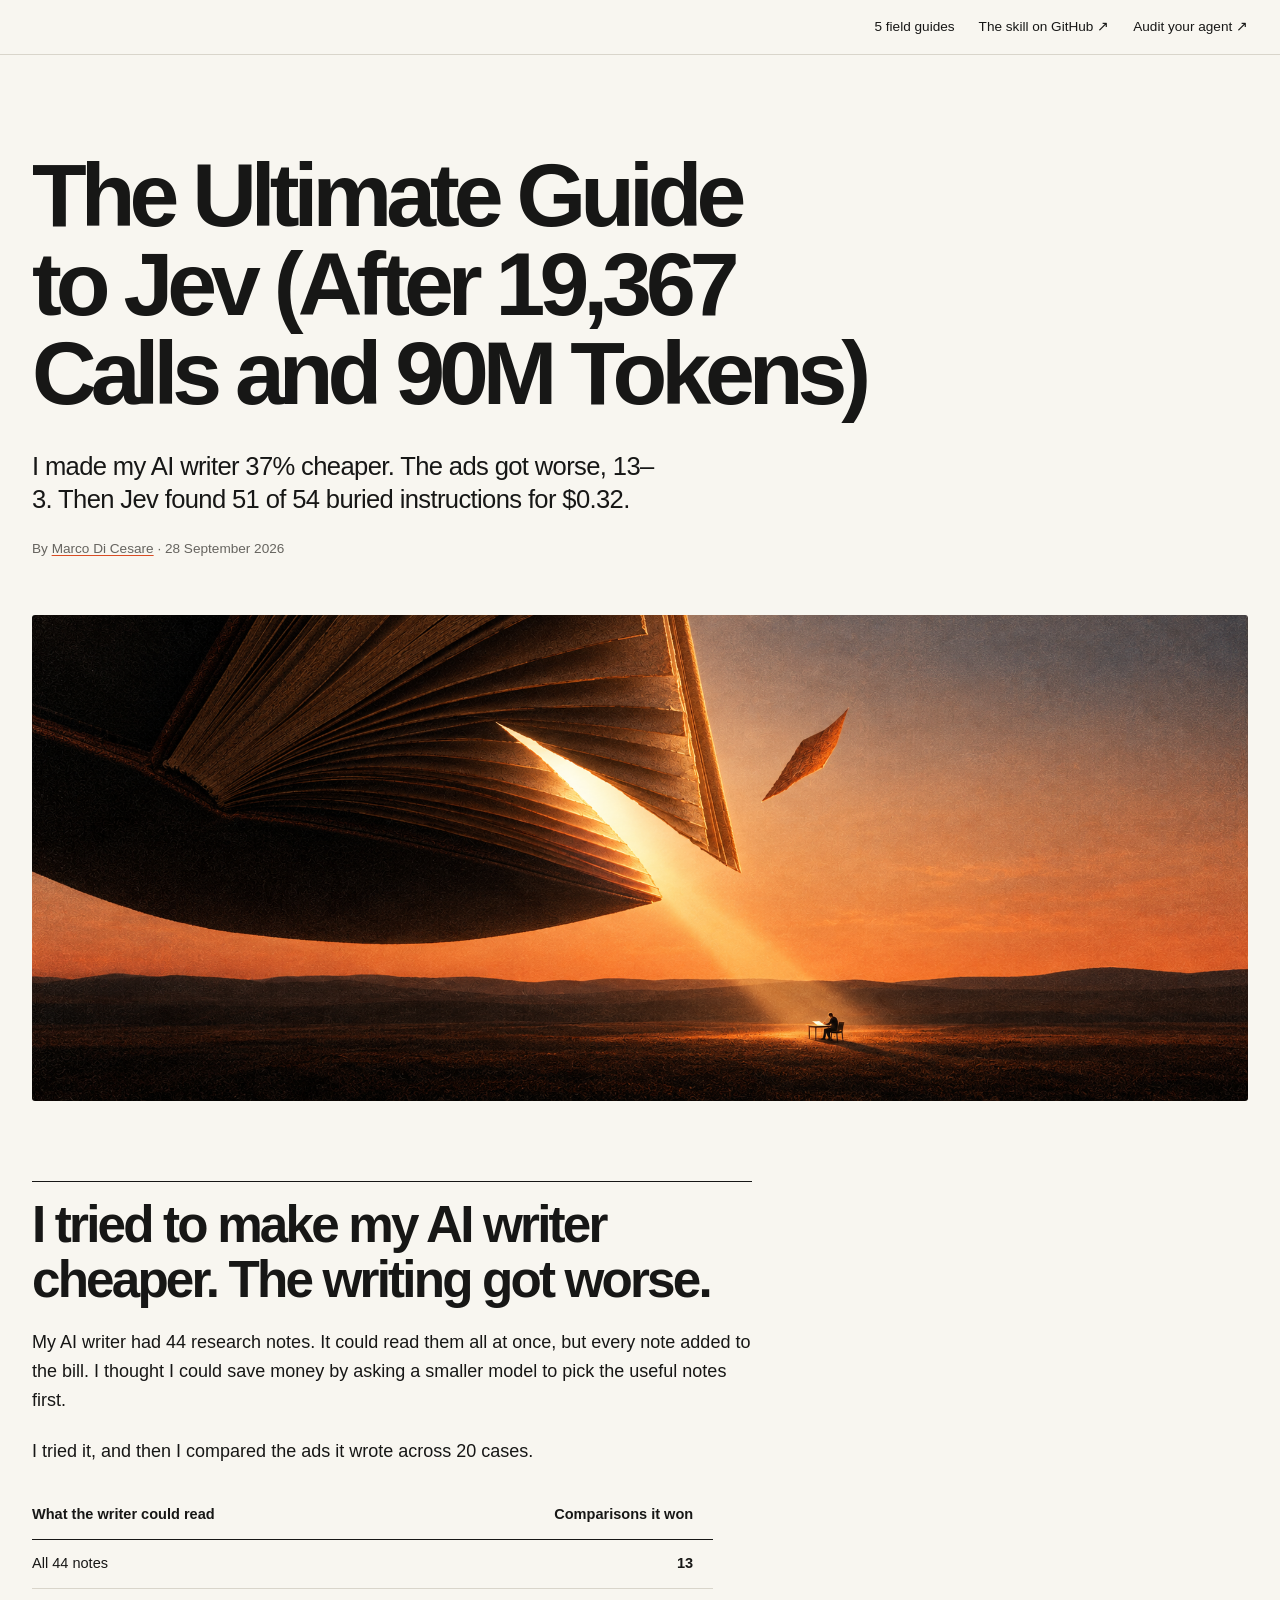
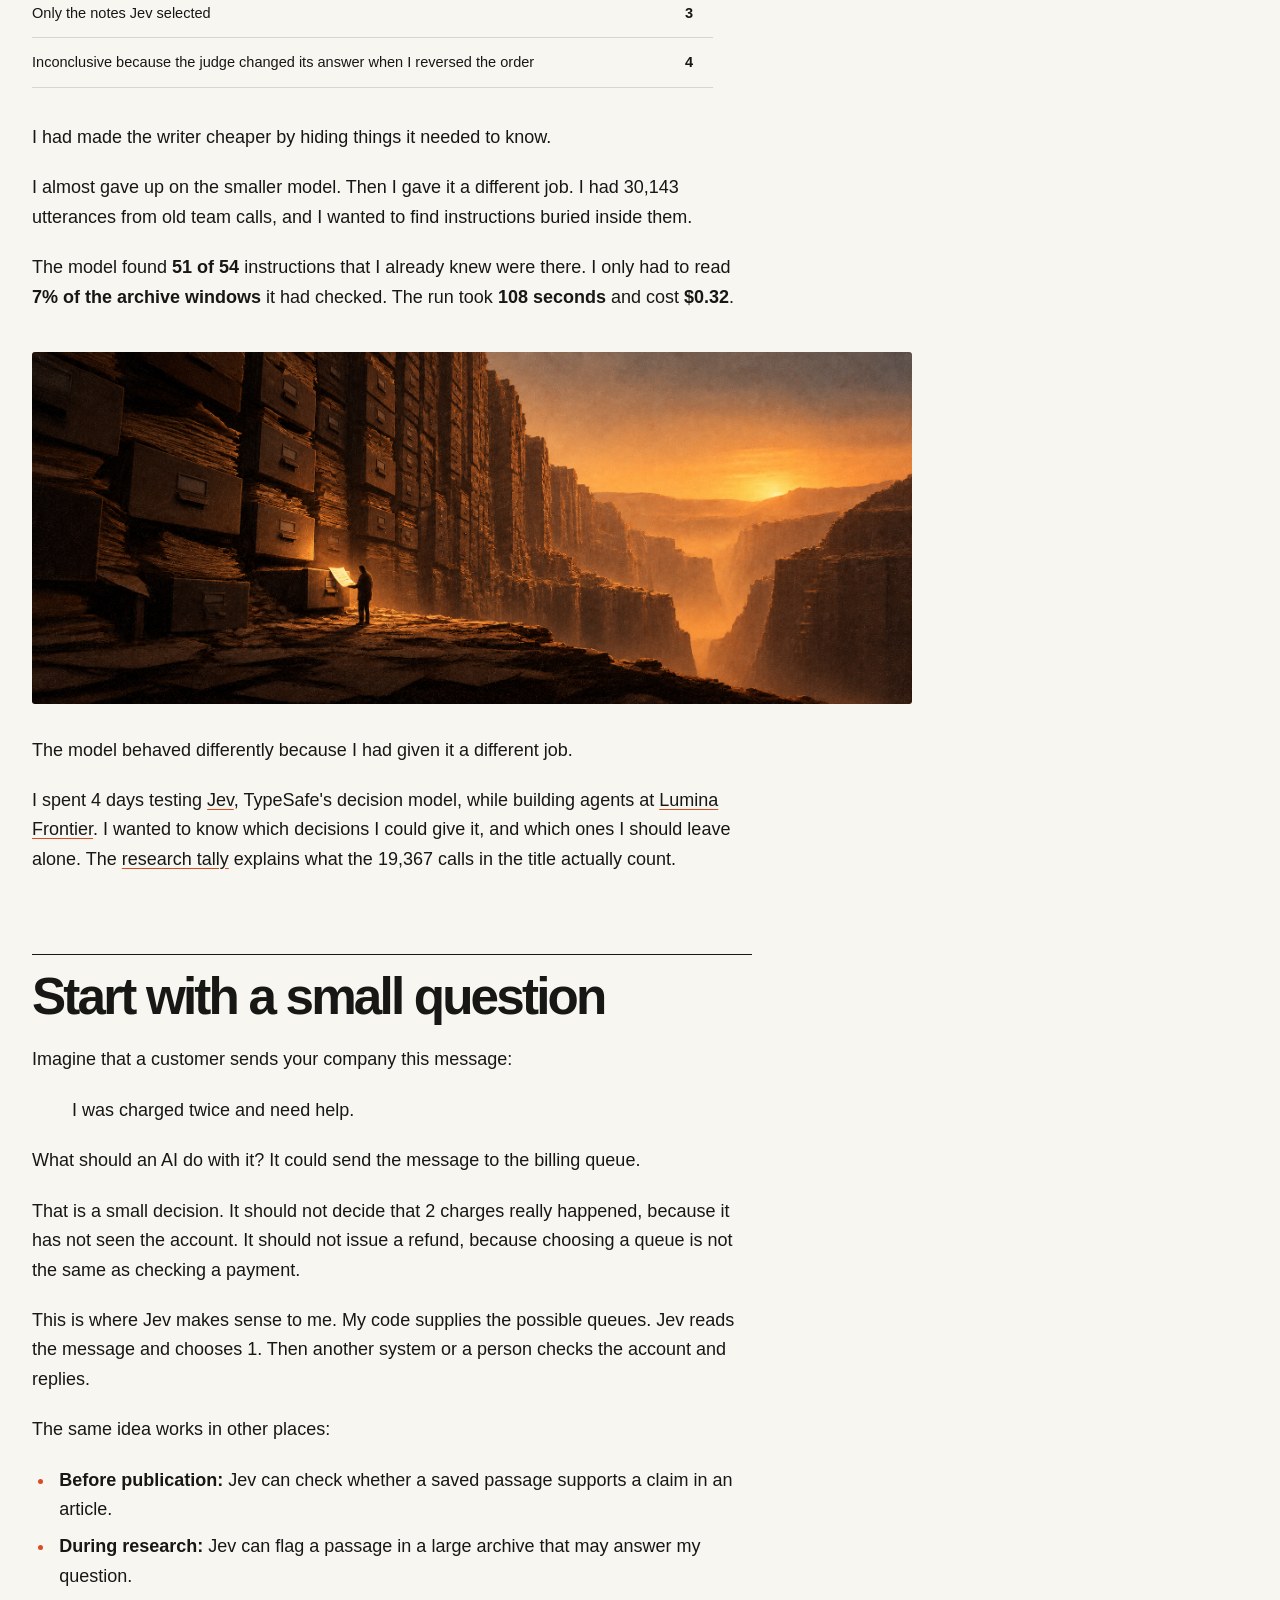
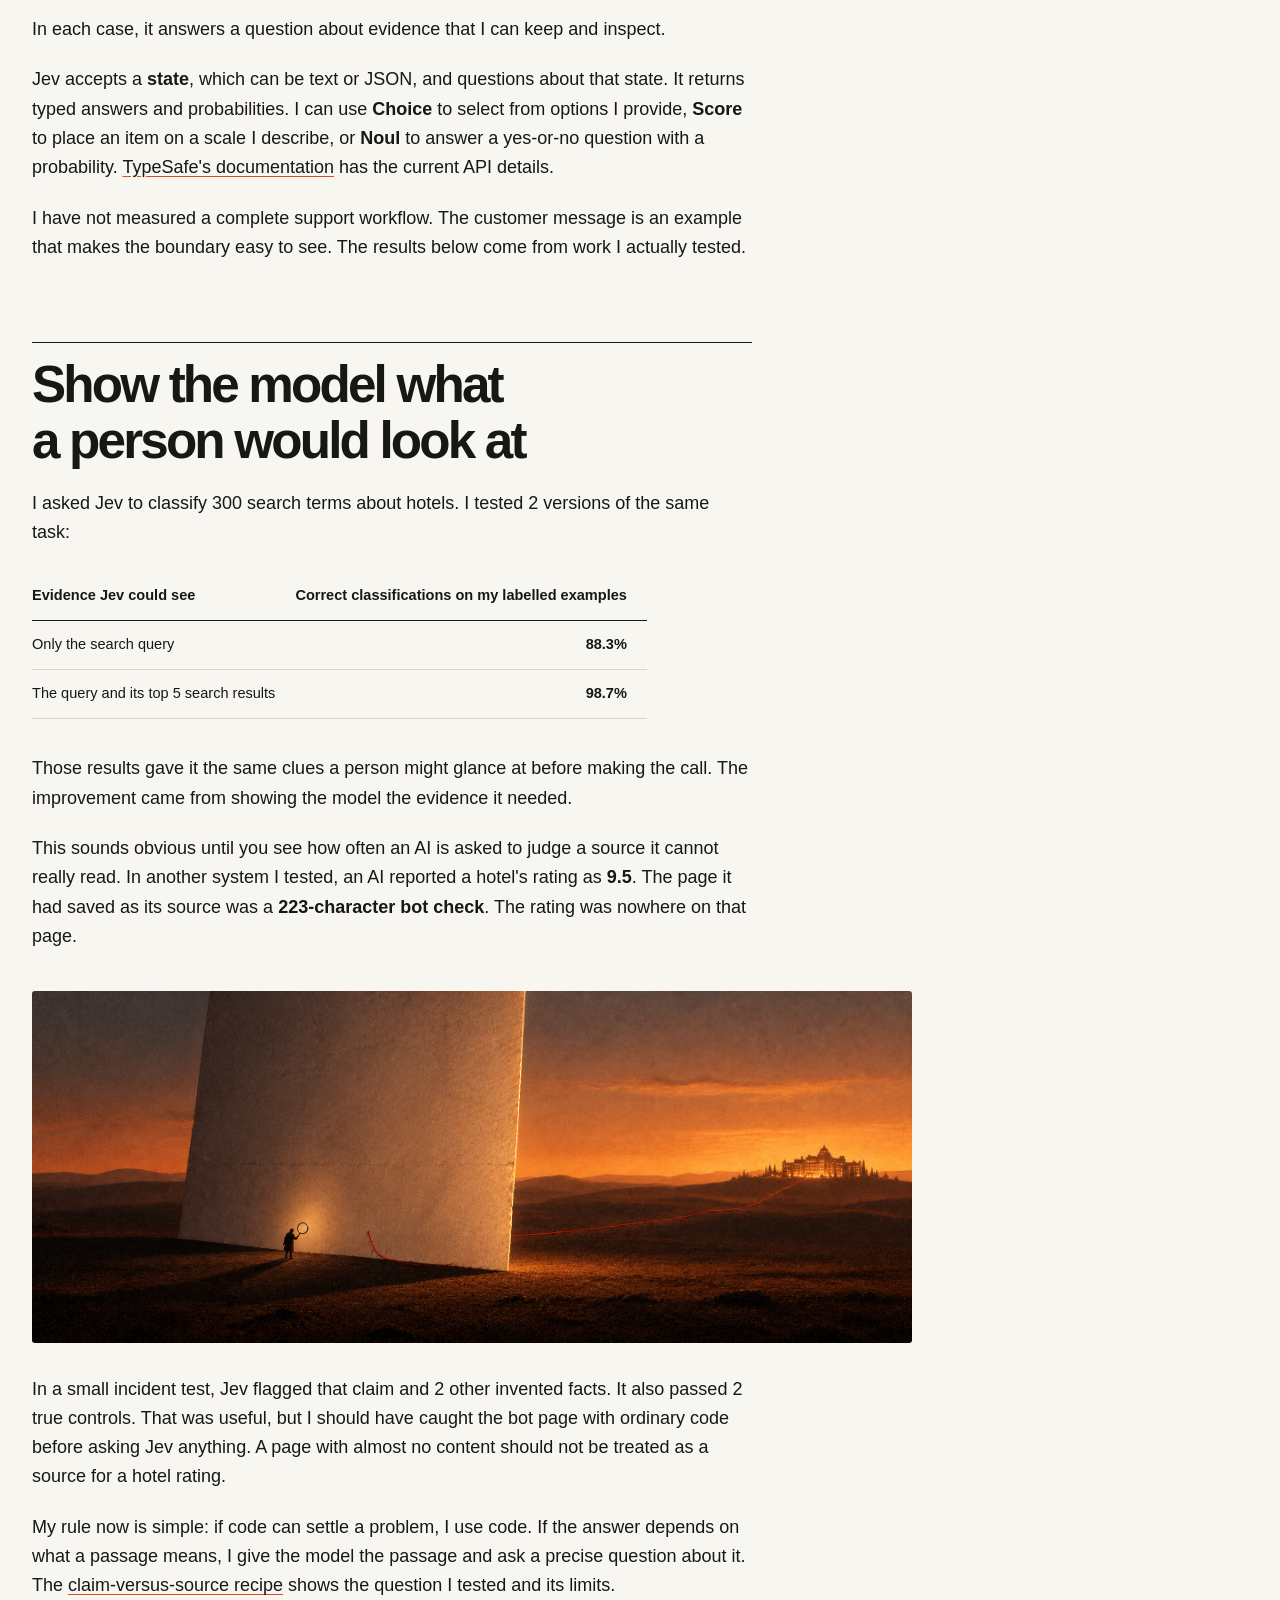
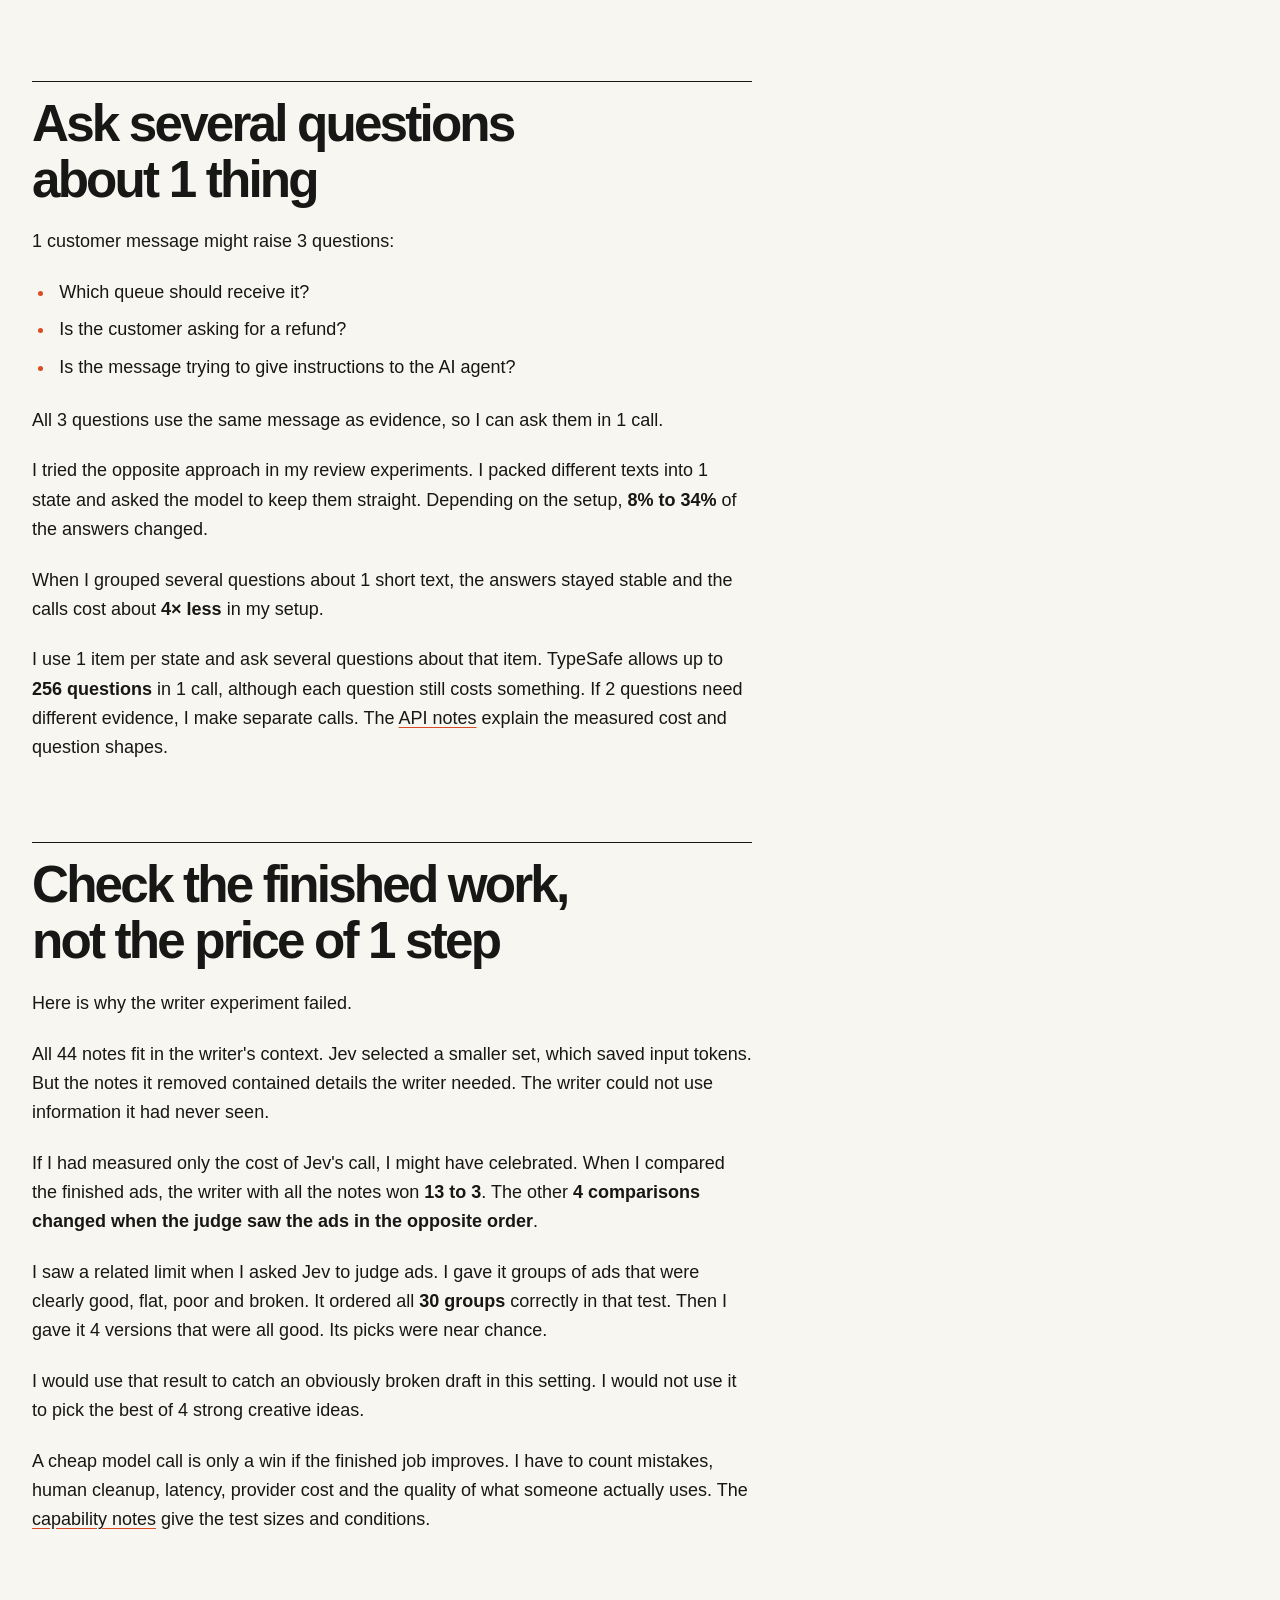
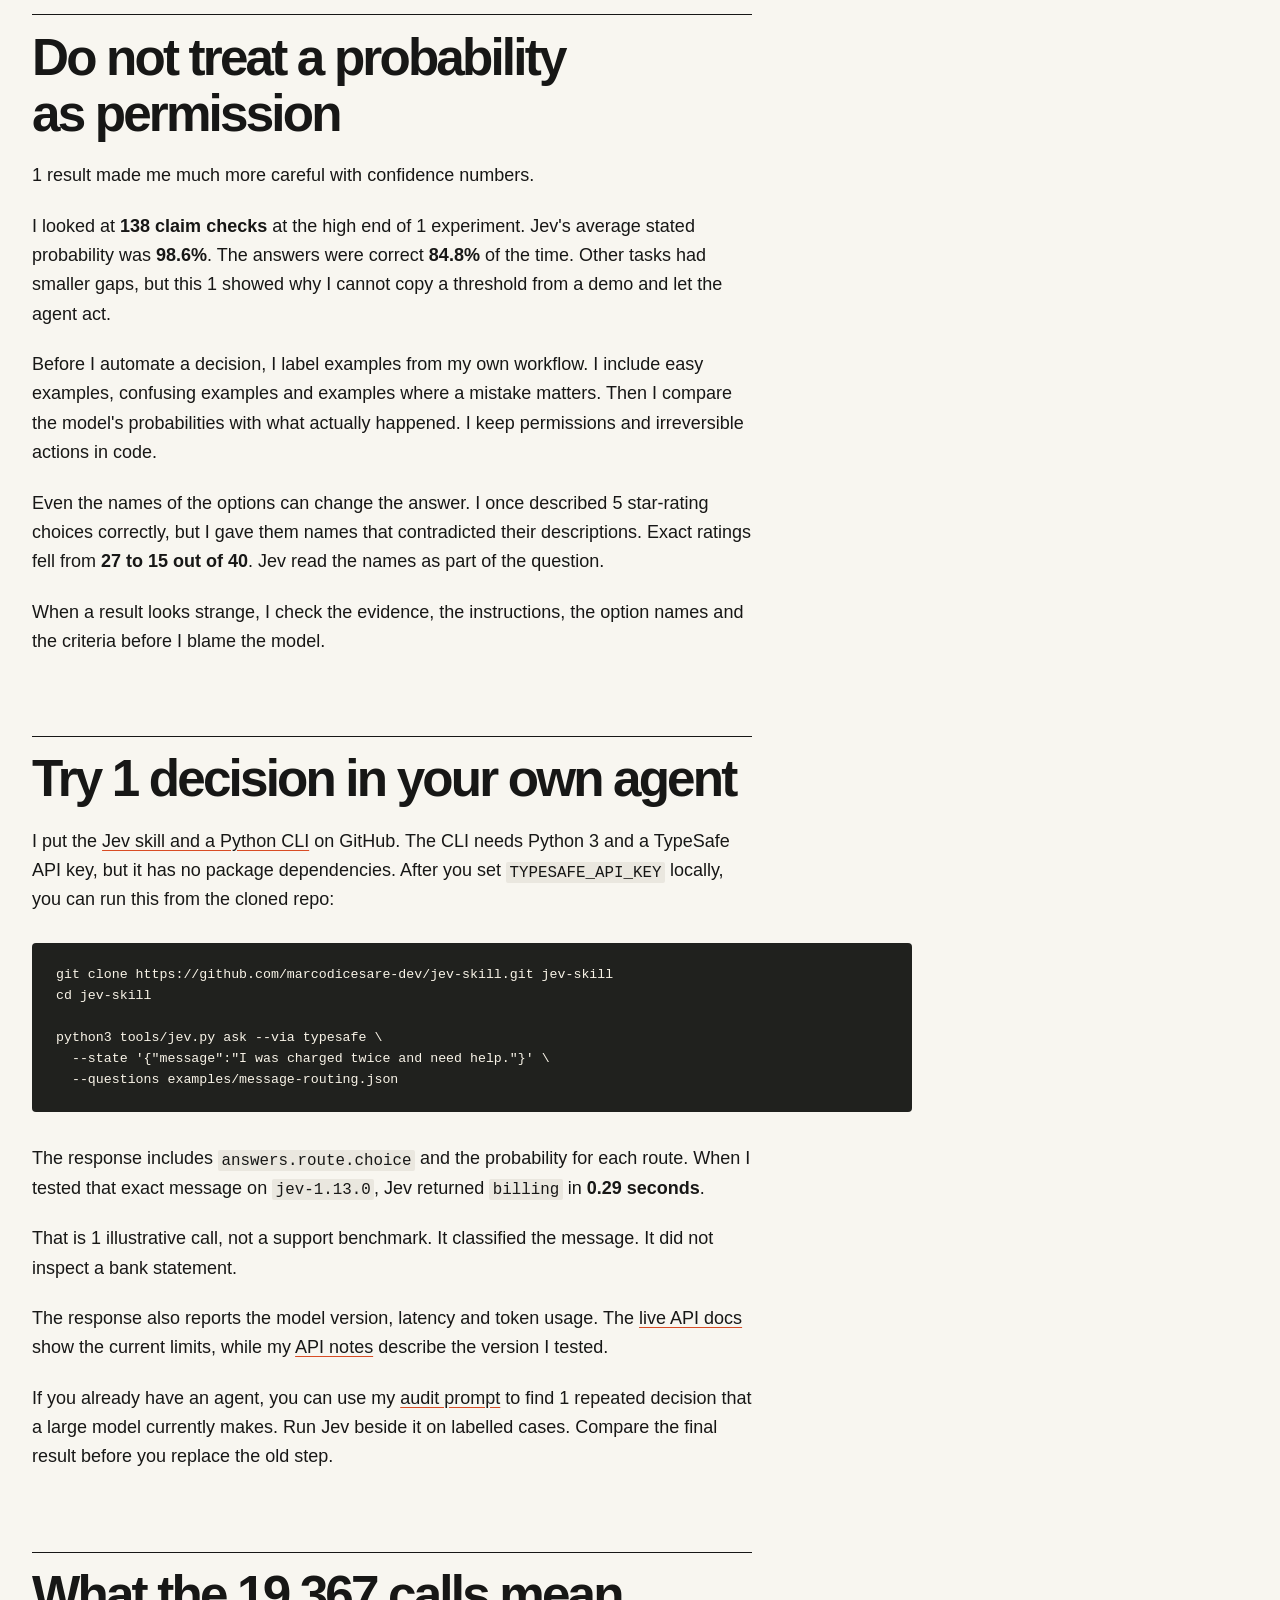
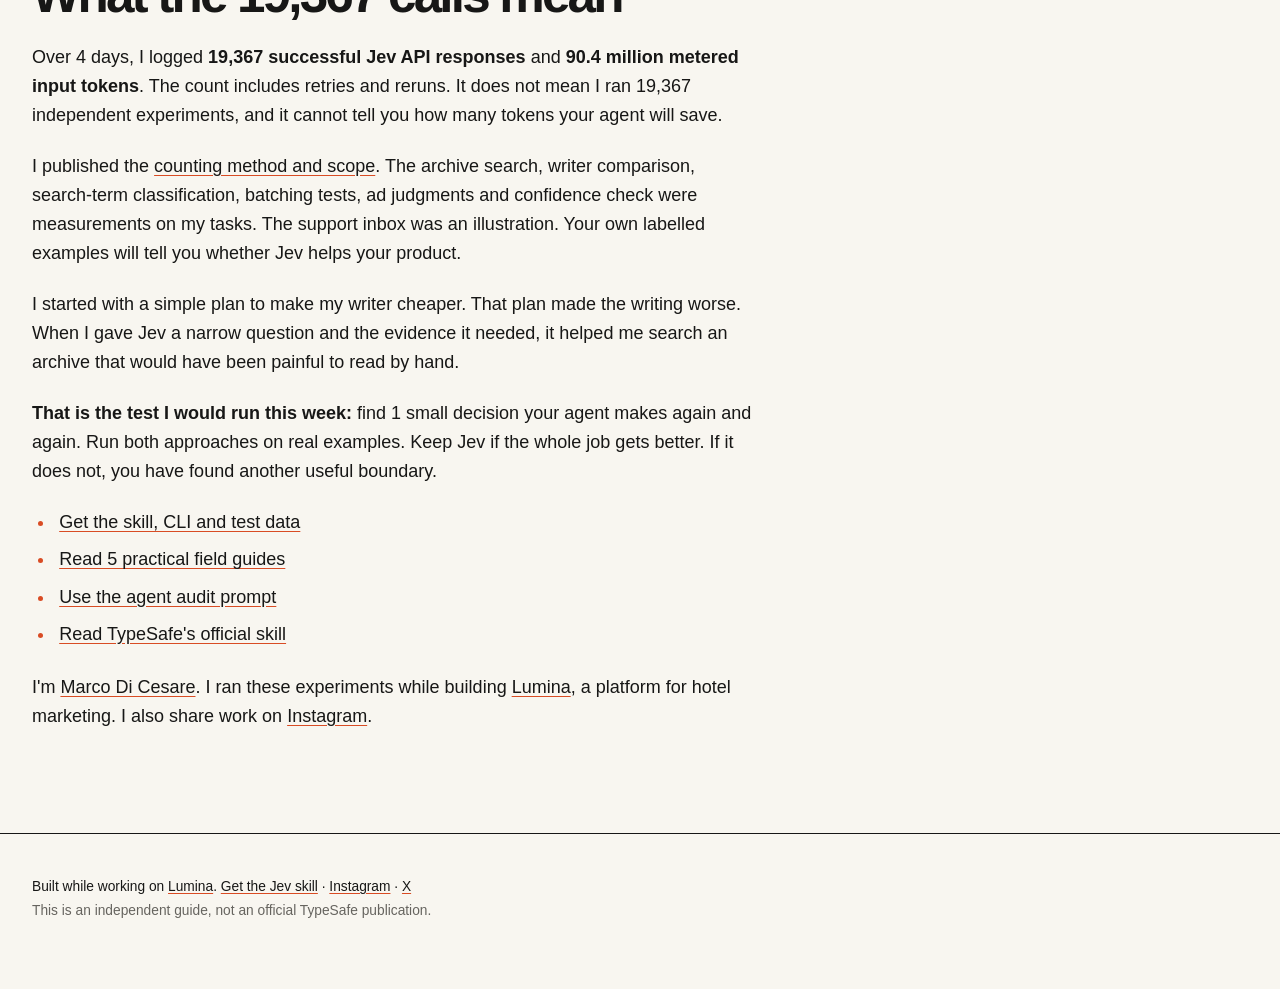
<file: docs/index.html>
<!doctype html>
<html lang="en">
<head>
  <meta charset="utf-8">
  <meta name="viewport" content="width=device-width, initial-scale=1">
  <meta name="robots" content="index, follow">
  <title>The Ultimate Guide to Jev (After 19,367 Calls and 90M Tokens) — Marco Di Cesare</title>
  <meta name="description" content="I tried to make my AI writer cheaper with Jev. The writing got worse. After 19,367 calls, here is where the decision model helped, failed, and earned a place in an agent.">
  <link rel="canonical" href="https://marcodicesare-dev.github.io/jev-skill/">
  <meta property="og:type" content="article">
  <meta property="og:title" content="The Ultimate Guide to Jev (After 19,367 Calls and 90M Tokens)">
  <meta property="og:description" content="I tried to make my AI writer cheaper with Jev. The writing got worse. Then I gave the model a different job.">
  <meta property="og:url" content="https://marcodicesare-dev.github.io/jev-skill/">
  <meta property="og:image" content="https://marcodicesare-dev.github.io/jev-skill/assets/jev-guide-cover.png">
  <meta name="twitter:card" content="summary_large_image">
  <link rel="icon" type="image/png" href="assets/jev-guide-cover.png">
  <link rel="preconnect" href="https://api.fontshare.com">
  <link rel="stylesheet" href="https://api.fontshare.com/v2/css?f[]=switzer@400,500,600,700&amp;display=swap">
  <link rel="stylesheet" href="style.css">
</head>
<body>
  <a class="skip" href="#article">Skip to the guide</a>
  <header class="site-head"><nav aria-label="Main navigation"><a href="guides/">5 field guides</a><a href="https://github.com/marcodicesare-dev/jev-skill">The skill on GitHub ↗</a><a href="https://github.com/marcodicesare-dev/jev-skill/blob/main/AUDIT-YOUR-AGENT.md">Audit your agent ↗</a></nav></header>
  <main id="article">
    <header class="article-head"><h1>The Ultimate Guide to Jev (After 19,367 Calls and 90M Tokens)</h1><p class="dek">I made my AI writer 37% cheaper. The ads got worse, 13–3. Then Jev found 51 of 54 buried instructions for $0.32.</p><p class="byline">By <a href="https://x.com/marcodice_ai">Marco Di Cesare</a> · 28 September 2026</p></header>
    <article>

<p><img src="assets/jev-guide-cover.png" width="1983" height="793" loading="eager" alt="A small writer beneath an enormous open book, with a page lifting into the light" /></p>
<h2 id="i-tried-to-make-my-ai-writer-cheaper-the-writing-got-worse">I tried to make my AI writer cheaper. The writing got worse.</h2>
<p>My AI writer had 44 research notes. It could read them all at once, but every note added to the bill. I thought I could save money by asking a smaller model to pick the useful notes first.</p>
<p>I tried it, and then I compared the ads it wrote across 20 cases.</p>
<table>
<thead>
<tr>
<th>What the writer could read</th>
<th style="text-align: right;">Comparisons it won</th>
</tr>
</thead>
<tbody>
<tr>
<td>All 44 notes</td>
<td style="text-align: right;"><strong>13</strong></td>
</tr>
<tr>
<td>Only the notes Jev selected</td>
<td style="text-align: right;"><strong>3</strong></td>
</tr>
<tr>
<td>Inconclusive because the judge changed its answer when I reversed the order</td>
<td style="text-align: right;"><strong>4</strong></td>
</tr>
</tbody>
</table>
<p>I had made the writer cheaper by hiding things it needed to know.</p>
<p>I almost gave up on the smaller model. Then I gave it a different job. I had 30,143 utterances from old team calls, and I wanted to find instructions buried inside them.</p>
<p>The model found <strong>51 of 54</strong> instructions that I already knew were there. I only had to read <strong>7% of the archive windows</strong> it had checked. The run took <strong>108 seconds</strong> and cost <strong>$0.32</strong>.</p>
<p><img src="assets/jev-archive.png" width="1983" height="793" loading="lazy" alt="A person examines 1 note against a vast cliff of archived documents" /></p>
<p>The model behaved differently because I had given it a different job.</p>
<p>I spent 4 days testing <a href="https://docs.typesafe.ai/">Jev</a>, TypeSafe's decision model, while building agents at <a href="https://www.luminafrontier.ai/?utm_source=github_pages&amp;utm_medium=guide&amp;utm_campaign=jev_skill">Lumina Frontier</a>. I wanted to know which decisions I could give it, and which ones I should leave alone. The <a href="https://github.com/marcodicesare-dev/jev-skill/blob/main/reference/research-scope.md">research tally</a> explains what the 19,367 calls in the title actually count.</p>
<h2 id="start-with-a-small-question">Start with a small question</h2>
<p>Imagine that a customer sends your company this message:</p>
<blockquote>
<p>I was charged twice and need help.</p>
</blockquote>
<p>What should an AI do with it? It could send the message to the billing queue.</p>
<p>That is a small decision. It should not decide that 2 charges really happened, because it has not seen the account. It should not issue a refund, because choosing a queue is not the same as checking a payment.</p>
<p>This is where Jev makes sense to me. My code supplies the possible queues. Jev reads the message and chooses 1. Then another system or a person checks the account and replies.</p>
<p>The same idea works in other places:</p>
<ul>
<li><strong>Before publication:</strong> Jev can check whether a saved passage supports a claim in an article.</li>
<li><strong>During research:</strong> Jev can flag a passage in a large archive that may answer my question.</li>
</ul>
<p>In each case, it answers a question about evidence that I can keep and inspect.</p>
<p>Jev accepts a <strong>state</strong>, which can be text or JSON, and questions about that state. It returns typed answers and probabilities. I can use <strong>Choice</strong> to select from options I provide, <strong>Score</strong> to place an item on a scale I describe, or <strong>Noul</strong> to answer a yes-or-no question with a probability. <a href="https://docs.typesafe.ai/">TypeSafe's documentation</a> has the current API details.</p>
<p>I have not measured a complete support workflow. The customer message is an example that makes the boundary easy to see. The results below come from work I actually tested.</p>
<h2 id="show-the-model-what-a-person-would-look-at">Show the model what a person would look at</h2>
<p>I asked Jev to classify 300 search terms about hotels. I tested 2 versions of the same task:</p>
<table>
<thead>
<tr>
<th>Evidence Jev could see</th>
<th style="text-align: right;">Correct classifications on my labelled examples</th>
</tr>
</thead>
<tbody>
<tr>
<td>Only the search query</td>
<td style="text-align: right;"><strong>88.3%</strong></td>
</tr>
<tr>
<td>The query and its top 5 search results</td>
<td style="text-align: right;"><strong>98.7%</strong></td>
</tr>
</tbody>
</table>
<p>Those results gave it the same clues a person might glance at before making the call. The improvement came from showing the model the evidence it needed.</p>
<p>This sounds obvious until you see how often an AI is asked to judge a source it cannot really read. In another system I tested, an AI reported a hotel's rating as <strong>9.5</strong>. The page it had saved as its source was a <strong>223-character bot check</strong>. The rating was nowhere on that page.</p>
<p><img src="assets/jev-source-check.png" width="1983" height="793" loading="lazy" alt="A small investigator finds a thin thread to a hotel behind an enormous blank source page" /></p>
<p>In a small incident test, Jev flagged that claim and 2 other invented facts. It also passed 2 true controls. That was useful, but I should have caught the bot page with ordinary code before asking Jev anything. A page with almost no content should not be treated as a source for a hotel rating.</p>
<p>My rule now is simple: if code can settle a problem, I use code. If the answer depends on what a passage means, I give the model the passage and ask a precise question about it. The <a href="https://github.com/marcodicesare-dev/jev-skill/blob/main/recipes/claim-vs-source.json">claim-versus-source recipe</a> shows the question I tested and its limits.</p>
<h2 id="ask-several-questions-about-1-thing">Ask several questions about 1 thing</h2>
<p>1 customer message might raise 3 questions:</p>
<ul>
<li>Which queue should receive it?</li>
<li>Is the customer asking for a refund?</li>
<li>Is the message trying to give instructions to the AI agent?</li>
</ul>
<p>All 3 questions use the same message as evidence, so I can ask them in 1 call.</p>
<p>I tried the opposite approach in my review experiments. I packed different texts into 1 state and asked the model to keep them straight. Depending on the setup, <strong>8% to 34%</strong> of the answers changed.</p>
<p>When I grouped several questions about 1 short text, the answers stayed stable and the calls cost about <strong>4× less</strong> in my setup.</p>
<p>I use 1 item per state and ask several questions about that item. TypeSafe allows up to <strong>256 questions</strong> in 1 call, although each question still costs something. If 2 questions need different evidence, I make separate calls. The <a href="https://github.com/marcodicesare-dev/jev-skill/blob/main/reference/api.md">API notes</a> explain the measured cost and question shapes.</p>
<h2 id="check-the-finished-work-not-the-price-of-1-step">Check the finished work, not the price of 1 step</h2>
<p>Here is why the writer experiment failed.</p>
<p>All 44 notes fit in the writer's context. Jev selected a smaller set, which saved input tokens. But the notes it removed contained details the writer needed. The writer could not use information it had never seen.</p>
<p>If I had measured only the cost of Jev's call, I might have celebrated. When I compared the finished ads, the writer with all the notes won <strong>13 to 3</strong>. The other <strong>4 comparisons changed when the judge saw the ads in the opposite order</strong>.</p>
<p>I saw a related limit when I asked Jev to judge ads. I gave it groups of ads that were clearly good, flat, poor and broken. It ordered all <strong>30 groups</strong> correctly in that test. Then I gave it 4 versions that were all good. Its picks were near chance.</p>
<p>I would use that result to catch an obviously broken draft in this setting. I would not use it to pick the best of 4 strong creative ideas.</p>
<p>A cheap model call is only a win if the finished job improves. I have to count mistakes, human cleanup, latency, provider cost and the quality of what someone actually uses. The <a href="https://github.com/marcodicesare-dev/jev-skill/blob/main/reference/capabilities.md">capability notes</a> give the test sizes and conditions.</p>
<h2 id="do-not-treat-a-probability-as-permission">Do not treat a probability as permission</h2>
<p>1 result made me much more careful with confidence numbers.</p>
<p>I looked at <strong>138 claim checks</strong> at the high end of 1 experiment. Jev's average stated probability was <strong>98.6%</strong>. The answers were correct <strong>84.8%</strong> of the time. Other tasks had smaller gaps, but this 1 showed why I cannot copy a threshold from a demo and let the agent act.</p>
<p>Before I automate a decision, I label examples from my own workflow. I include easy examples, confusing examples and examples where a mistake matters. Then I compare the model's probabilities with what actually happened. I keep permissions and irreversible actions in code.</p>
<p>Even the names of the options can change the answer. I once described 5 star-rating choices correctly, but I gave them names that contradicted their descriptions. Exact ratings fell from <strong>27 to 15 out of 40</strong>. Jev read the names as part of the question.</p>
<p>When a result looks strange, I check the evidence, the instructions, the option names and the criteria before I blame the model.</p>
<h2 id="try-1-decision-in-your-own-agent">Try 1 decision in your own agent</h2>
<p>I put the <a href="https://github.com/marcodicesare-dev/jev-skill/blob/main/README.md">Jev skill and a Python CLI</a> on GitHub. The CLI needs Python 3 and a TypeSafe API key, but it has no package dependencies. After you set <code>TYPESAFE_API_KEY</code> locally, you can run this from the cloned repo:</p>
<div class="sourceCode" id="cb1"><pre class="sourceCode bash"><code class="sourceCode bash"><span id="cb1-1"><a href="#cb1-1" aria-hidden="true" tabindex="-1"></a><span class="fu">git</span> clone https://github.com/marcodicesare-dev/jev-skill.git jev-skill</span>
<span id="cb1-2"><a href="#cb1-2" aria-hidden="true" tabindex="-1"></a><span class="bu">cd</span> jev-skill</span>
<span id="cb1-3"><a href="#cb1-3" aria-hidden="true" tabindex="-1"></a></span>
<span id="cb1-4"><a href="#cb1-4" aria-hidden="true" tabindex="-1"></a><span class="ex">python3</span> tools/jev.py ask <span class="at">--via</span> typesafe <span class="dt">\</span></span>
<span id="cb1-5"><a href="#cb1-5" aria-hidden="true" tabindex="-1"></a>  <span class="at">--state</span> <span class="st">&#39;{&quot;message&quot;:&quot;I was charged twice and need help.&quot;}&#39;</span> <span class="dt">\</span></span>
<span id="cb1-6"><a href="#cb1-6" aria-hidden="true" tabindex="-1"></a>  <span class="at">--questions</span> examples/message-routing.json</span></code></pre></div>
<p>The response includes <code>answers.route.choice</code> and the probability for each route. When I tested that exact message on <code>jev-1.13.0</code>, Jev returned <code>billing</code> in <strong>0.29 seconds</strong>.</p>
<p>That is 1 illustrative call, not a support benchmark. It classified the message. It did not inspect a bank statement.</p>
<p>The response also reports the model version, latency and token usage. The <a href="https://docs.typesafe.ai/">live API docs</a> show the current limits, while my <a href="https://github.com/marcodicesare-dev/jev-skill/blob/main/reference/api.md">API notes</a> describe the version I tested.</p>
<p>If you already have an agent, you can use my <a href="https://github.com/marcodicesare-dev/jev-skill/blob/main/AUDIT-YOUR-AGENT.md">audit prompt</a> to find 1 repeated decision that a large model currently makes. Run Jev beside it on labelled cases. Compare the final result before you replace the old step.</p>
<h2 id="what-the-19367-calls-mean">What the 19,367 calls mean</h2>
<p>Over 4 days, I logged <strong>19,367 successful Jev API responses</strong> and <strong>90.4 million metered input tokens</strong>. The count includes retries and reruns. It does not mean I ran 19,367 independent experiments, and it cannot tell you how many tokens your agent will save.</p>
<p>I published the <a href="https://github.com/marcodicesare-dev/jev-skill/blob/main/reference/research-scope.md">counting method and scope</a>. The archive search, writer comparison, search-term classification, batching tests, ad judgments and confidence check were measurements on my tasks. The support inbox was an illustration. Your own labelled examples will tell you whether Jev helps your product.</p>
<p>I started with a simple plan to make my writer cheaper. That plan made the writing worse. When I gave Jev a narrow question and the evidence it needed, it helped me search an archive that would have been painful to read by hand.</p>
<p><strong>That is the test I would run this week:</strong> find 1 small decision your agent makes again and again. Run both approaches on real examples. Keep Jev if the whole job gets better. If it does not, you have found another useful boundary.</p>
<ul>
<li><a href="https://github.com/marcodicesare-dev/jev-skill/blob/main/README.md">Get the skill, CLI and test data</a></li>
<li><a href="https://github.com/marcodicesare-dev/jev-skill/blob/main/guides/README.md">Read 5 practical field guides</a></li>
<li><a href="https://github.com/marcodicesare-dev/jev-skill/blob/main/AUDIT-YOUR-AGENT.md">Use the agent audit prompt</a></li>
<li><a href="https://github.com/typesafe-ai/skills">Read TypeSafe's official skill</a></li>
</ul>
<p>I'm <a href="https://x.com/marcodice_ai">Marco Di Cesare</a>. I ran these experiments while building <a href="https://www.luminafrontier.ai/?utm_source=github_pages&amp;utm_medium=guide&amp;utm_campaign=jev_skill">Lumina</a>, a platform for hotel marketing. I also share work on <a href="https://www.instagram.com/marcodice.ai/">Instagram</a>.</p>

    </article>
  </main>
  <footer><p>Built while working on <a href="https://www.luminafrontier.ai/?utm_source=github_pages&amp;utm_medium=jev_guide&amp;utm_campaign=jev_skill">Lumina</a>. <a href="https://github.com/marcodicesare-dev/jev-skill">Get the Jev skill</a> · <a href="https://www.instagram.com/marcodice.ai/">Instagram</a> · <a href="https://x.com/marcodice_ai">X</a></p><p>This is an independent guide, not an official TypeSafe publication.</p></footer>
</body>
</html>
</file>
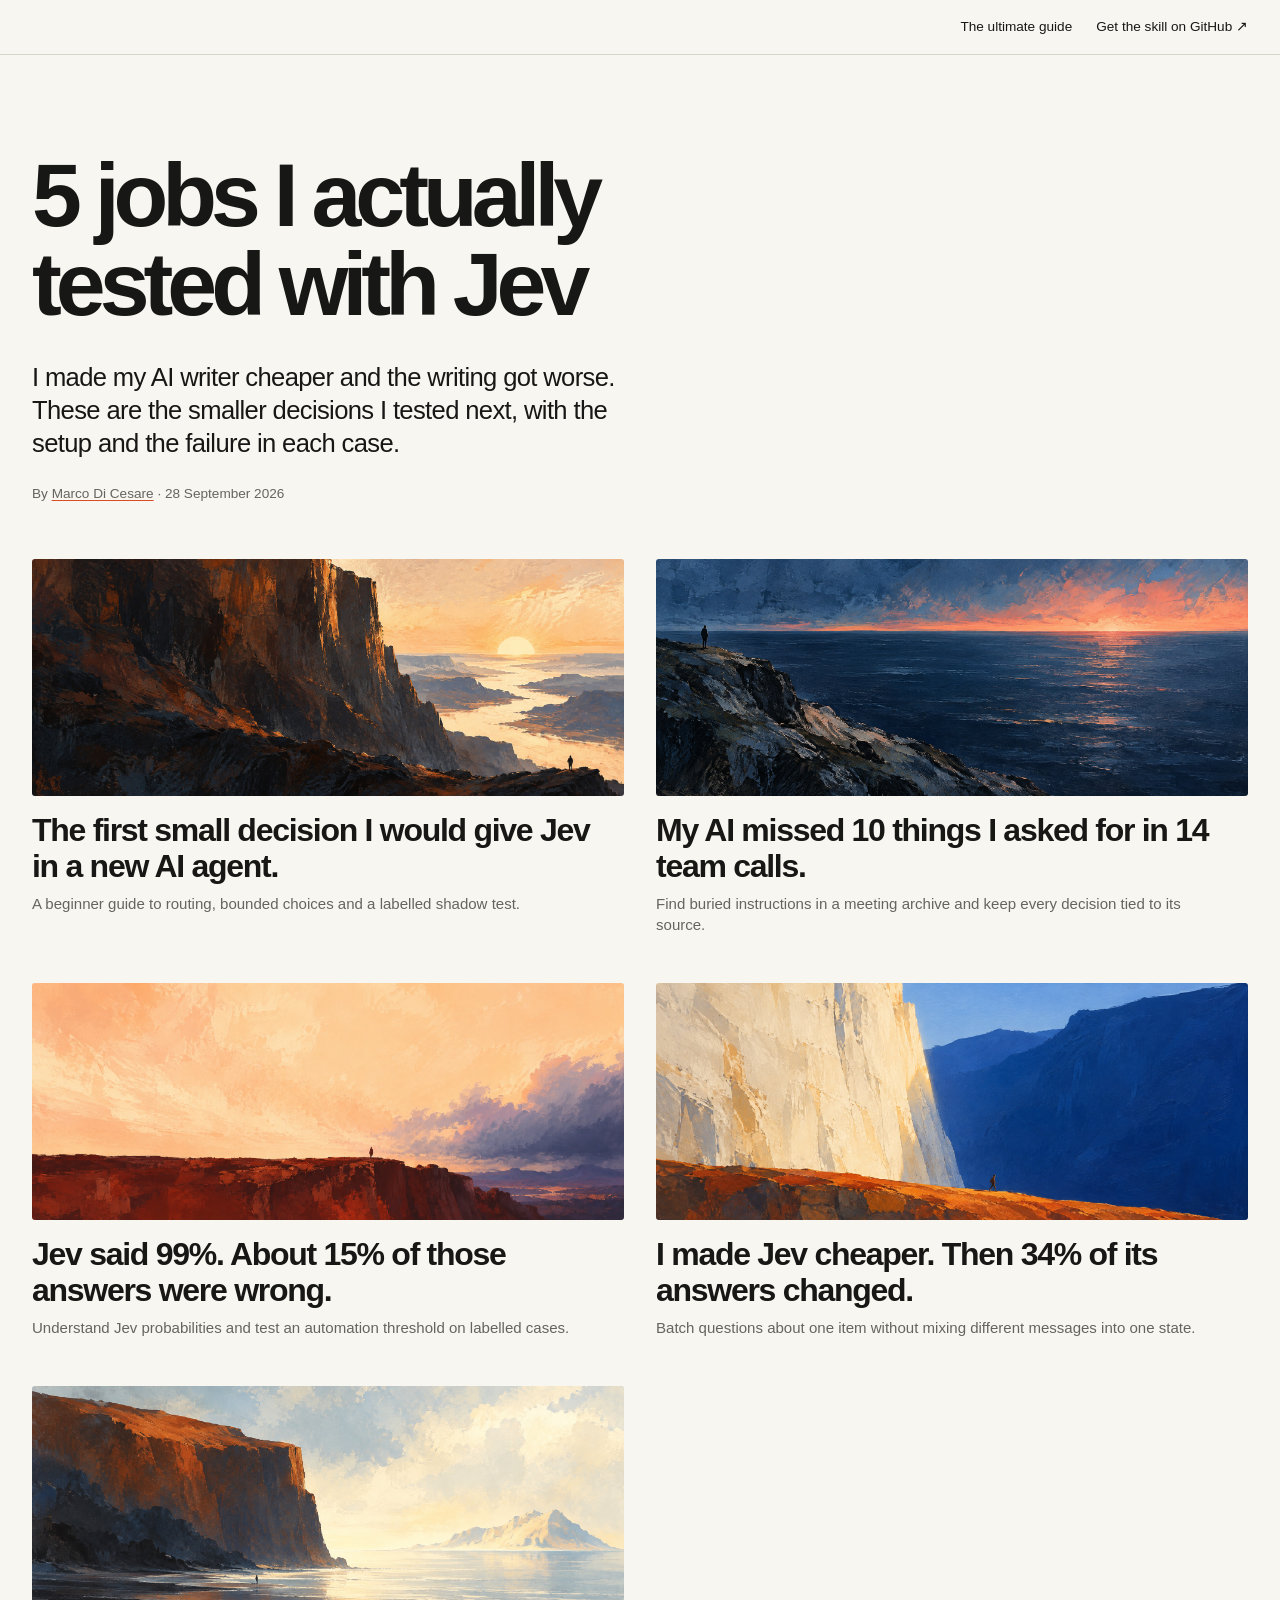
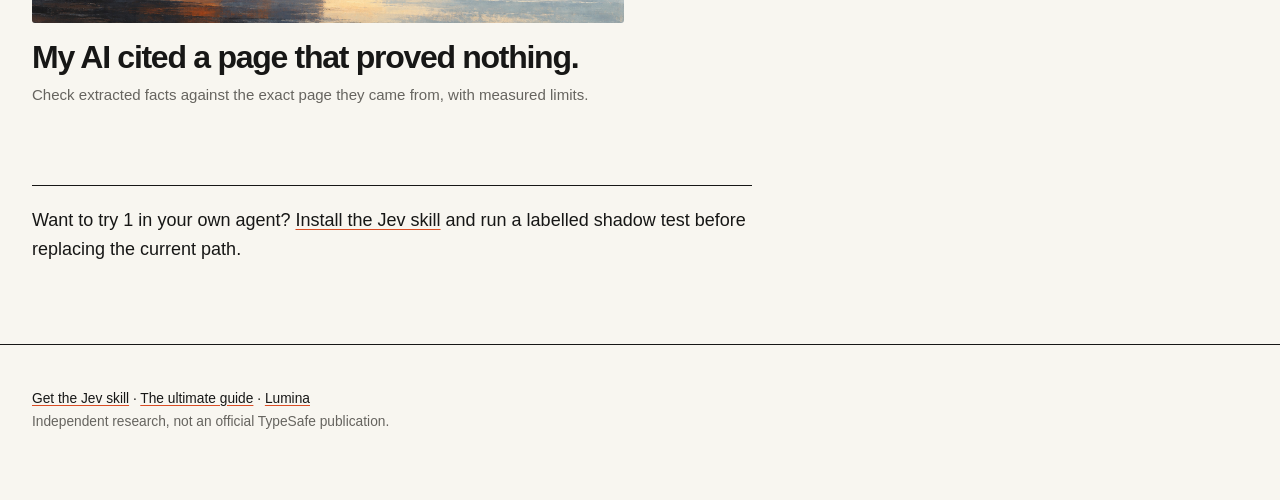
<file: docs/guides/index.html>
<!doctype html>
<html lang="en">
<head>
  <meta charset="utf-8">
  <meta name="viewport" content="width=device-width, initial-scale=1">
  <meta name="robots" content="index, follow">
  <title>5 Jev field guides for building better AI agents — Marco Di Cesare</title>
  <meta name="description" content="Real Jev tests turned into practical guides: routing, archive search, probability checks, batching and source verification.">
  <link rel="canonical" href="https://marcodicesare-dev.github.io/jev-skill/guides/">
  <meta property="og:type" content="article">
  <meta property="og:title" content="5 Jev field guides for building better AI agents">
  <meta property="og:description" content="Real Jev tests turned into practical guides: routing, archive search, probability checks, batching and source verification.">
  <meta property="og:url" content="https://marcodicesare-dev.github.io/jev-skill/guides/">
  <meta property="og:image" content="https://marcodicesare-dev.github.io/jev-skill/assets/guides/first-job.jpg">
  <meta name="twitter:card" content="summary_large_image">
  <link rel="icon" type="image/png" href="../assets/jev-guide-cover.png">
  <link rel="preconnect" href="https://api.fontshare.com">
  <link rel="stylesheet" href="https://api.fontshare.com/v2/css?f[]=switzer@400,500,600,700&amp;display=swap">
  <link rel="stylesheet" href="../style.css">
  <script type="application/ld+json">{"@context": "https://schema.org", "@type": "CollectionPage", "headline": "5 Jev field guides for building better AI agents", "description": "Real Jev tests turned into practical guides: routing, archive search, probability checks, batching and source verification.", "url": "https://marcodicesare-dev.github.io/jev-skill/guides/", "image": "https://marcodicesare-dev.github.io/jev-skill/assets/guides/first-job.jpg", "author": {"@type": "Person", "name": "Marco Di Cesare", "url": "https://x.com/marcodice_ai"}, "datePublished": "2026-09-28", "publisher": {"@type": "Person", "name": "Marco Di Cesare"}}</script>
</head>
<body>
  <a class="skip" href="#guides">Skip to the guides</a>
  <header class="site-head"><nav aria-label="Main navigation"><a href="https://marcodicesare-dev.github.io/jev-skill/">The ultimate guide</a><a href="https://github.com/marcodicesare-dev/jev-skill">Get the skill on GitHub ↗</a></nav></header>
  <main id="guides" class="guide-index">
    <header class="article-head"><h1>5 jobs I actually tested with Jev</h1><p class="dek">I made my AI writer cheaper and the writing got worse. These are the smaller decisions I tested next, with the setup and the failure in each case.</p><p class="byline">By <a href="https://x.com/marcodice_ai">Marco Di Cesare</a> · 28 September 2026</p></header>
    <ol class="guide-grid"><li><a href="first-job/"><img src="../assets/guides/first-job.jpg" width="1983" height="793" loading="lazy" alt=""><span class="guide-card-title">The first small decision I would give Jev in a new AI agent.</span><span class="guide-card-deck">A beginner guide to routing, bounded choices and a labelled shadow test.</span></a></li>
<li><a href="lost-decisions/"><img src="../assets/guides/lost-decisions.jpg" width="1983" height="793" loading="lazy" alt=""><span class="guide-card-title">My AI missed 10 things I asked for in 14 team calls.</span><span class="guide-card-deck">Find buried instructions in a meeting archive and keep every decision tied to its source.</span></a></li>
<li><a href="99-percent/"><img src="../assets/guides/99-percent.jpg" width="1983" height="793" loading="lazy" alt=""><span class="guide-card-title">Jev said 99%. About 15% of those answers were wrong.</span><span class="guide-card-deck">Understand Jev probabilities and test an automation threshold on labelled cases.</span></a></li>
<li><a href="one-text-per-call/"><img src="../assets/guides/one-text-per-call.jpg" width="1983" height="793" loading="lazy" alt=""><span class="guide-card-title">I made Jev cheaper. Then 34% of its answers changed.</span><span class="guide-card-deck">Batch questions about one item without mixing different messages into one state.</span></a></li>
<li><a href="show-the-receipt/"><img src="../assets/guides/show-the-receipt.jpg" width="1983" height="793" loading="lazy" alt=""><span class="guide-card-title">My AI cited a page that proved nothing.</span><span class="guide-card-deck">Check extracted facts against the exact page they came from, with measured limits.</span></a></li></ol>
    <p class="guide-index-end">Want to try 1 in your own agent? <a href="https://github.com/marcodicesare-dev/jev-skill">Install the Jev skill</a> and run a labelled shadow test before replacing the current path.</p>
  </main>
  <footer><p><a href="https://github.com/marcodicesare-dev/jev-skill">Get the Jev skill</a> · <a href="https://marcodicesare-dev.github.io/jev-skill/">The ultimate guide</a> · <a href="https://www.luminafrontier.ai/?utm_source=github_pages&amp;utm_medium=field_guides&amp;utm_campaign=jev_skill">Lumina</a></p><p>Independent research, not an official TypeSafe publication.</p></footer>
</body>
</html>
</file>
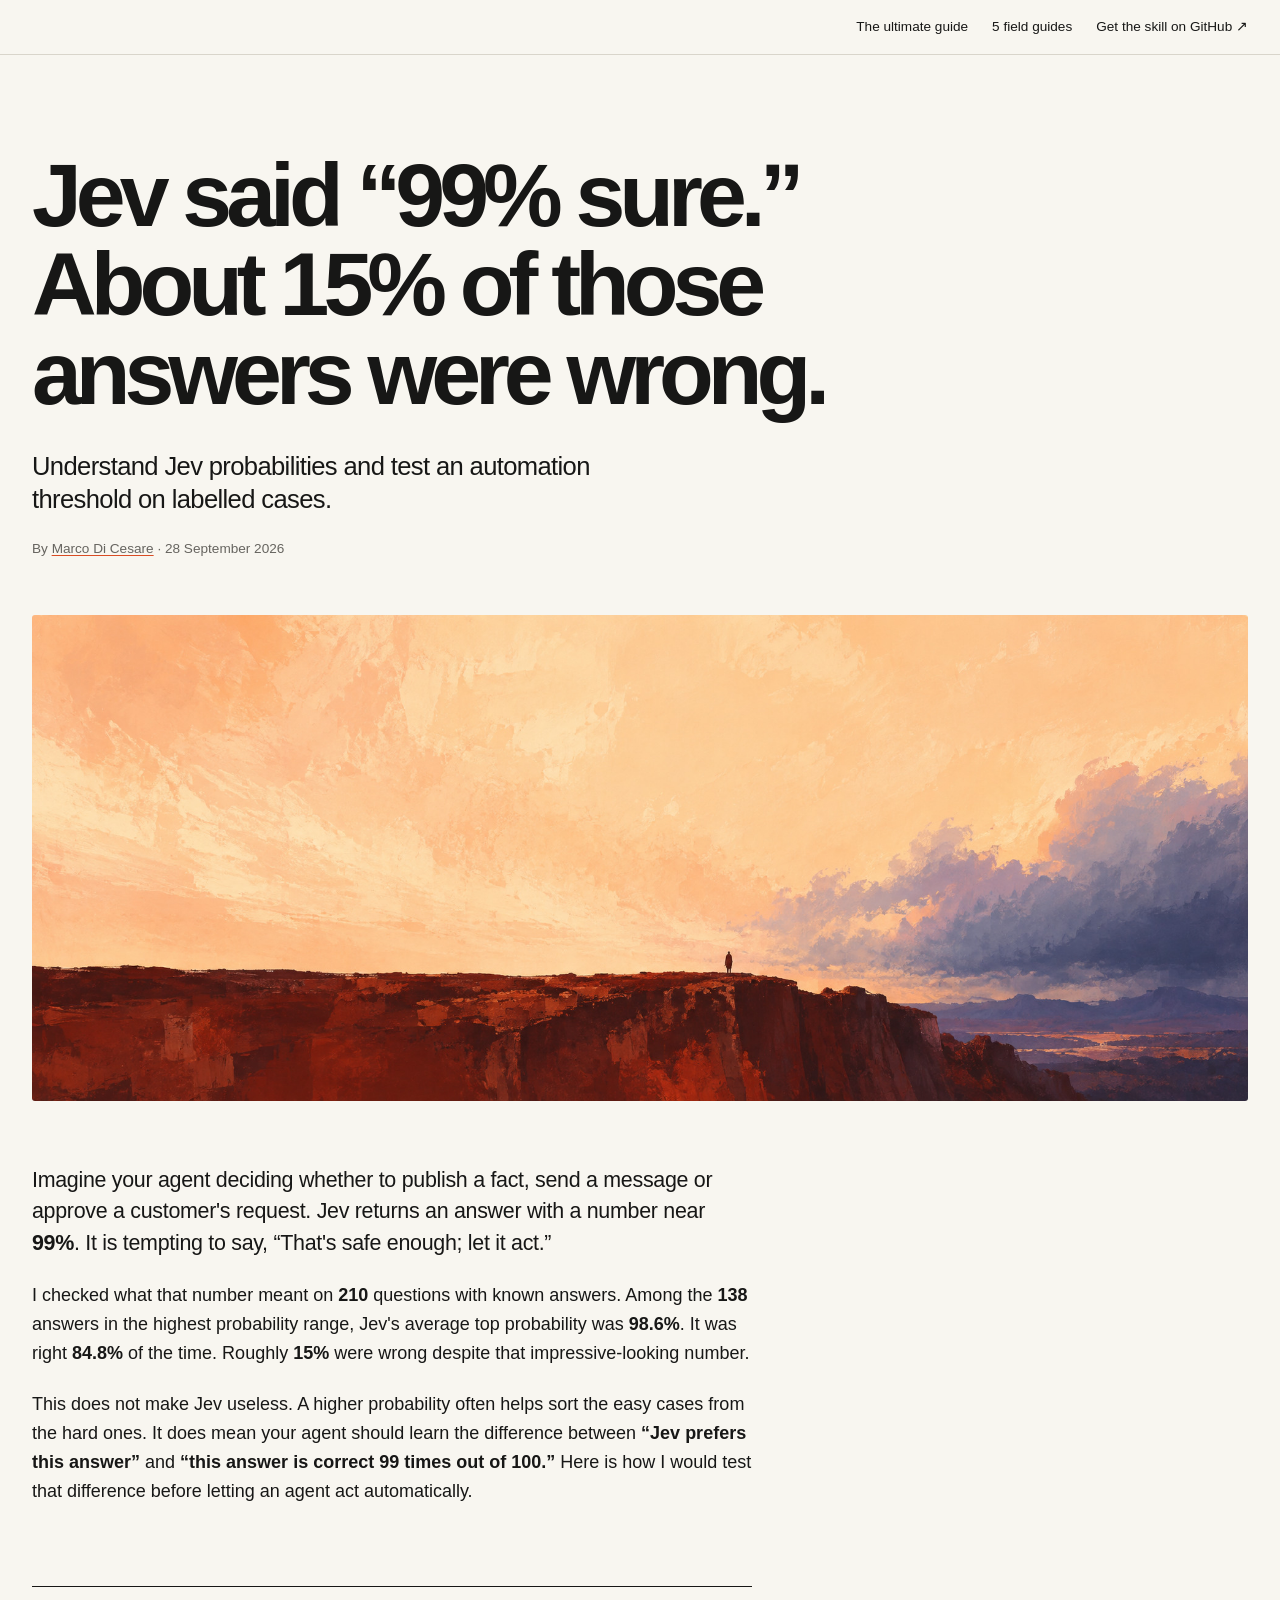
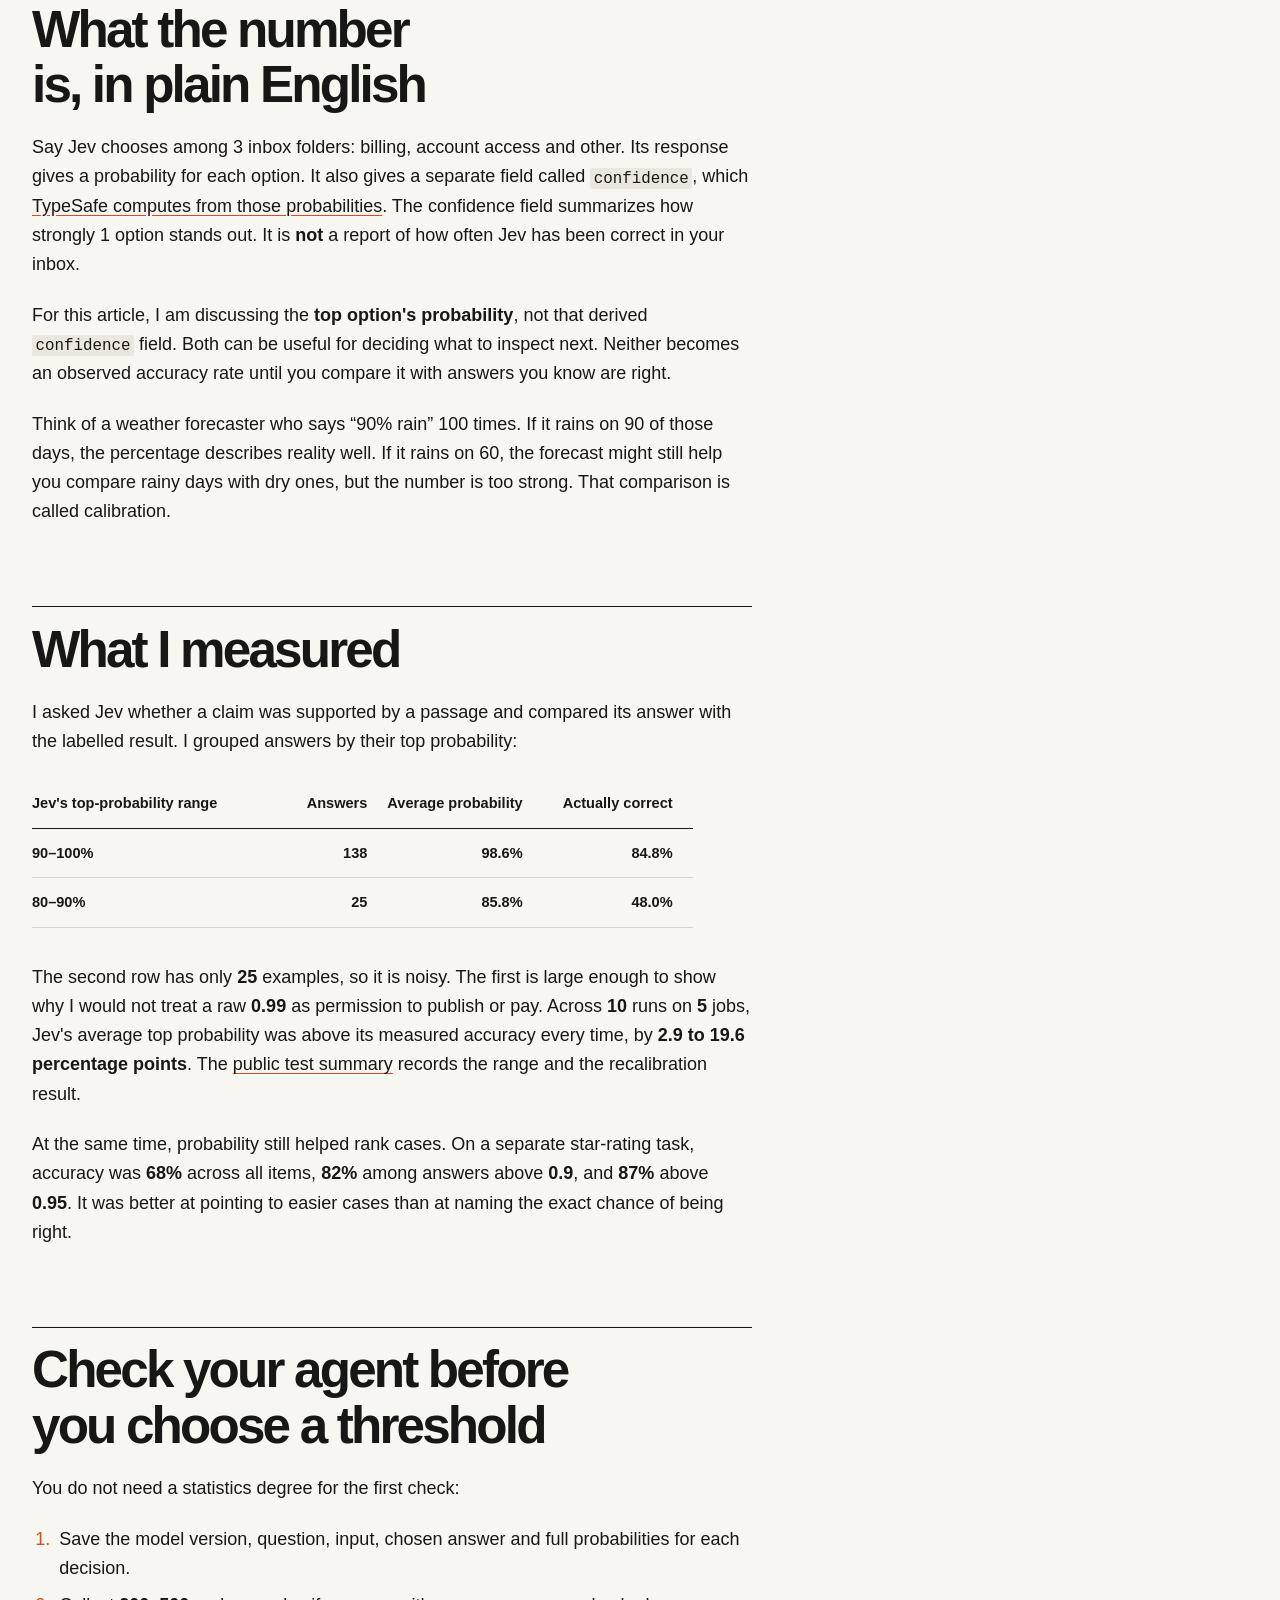
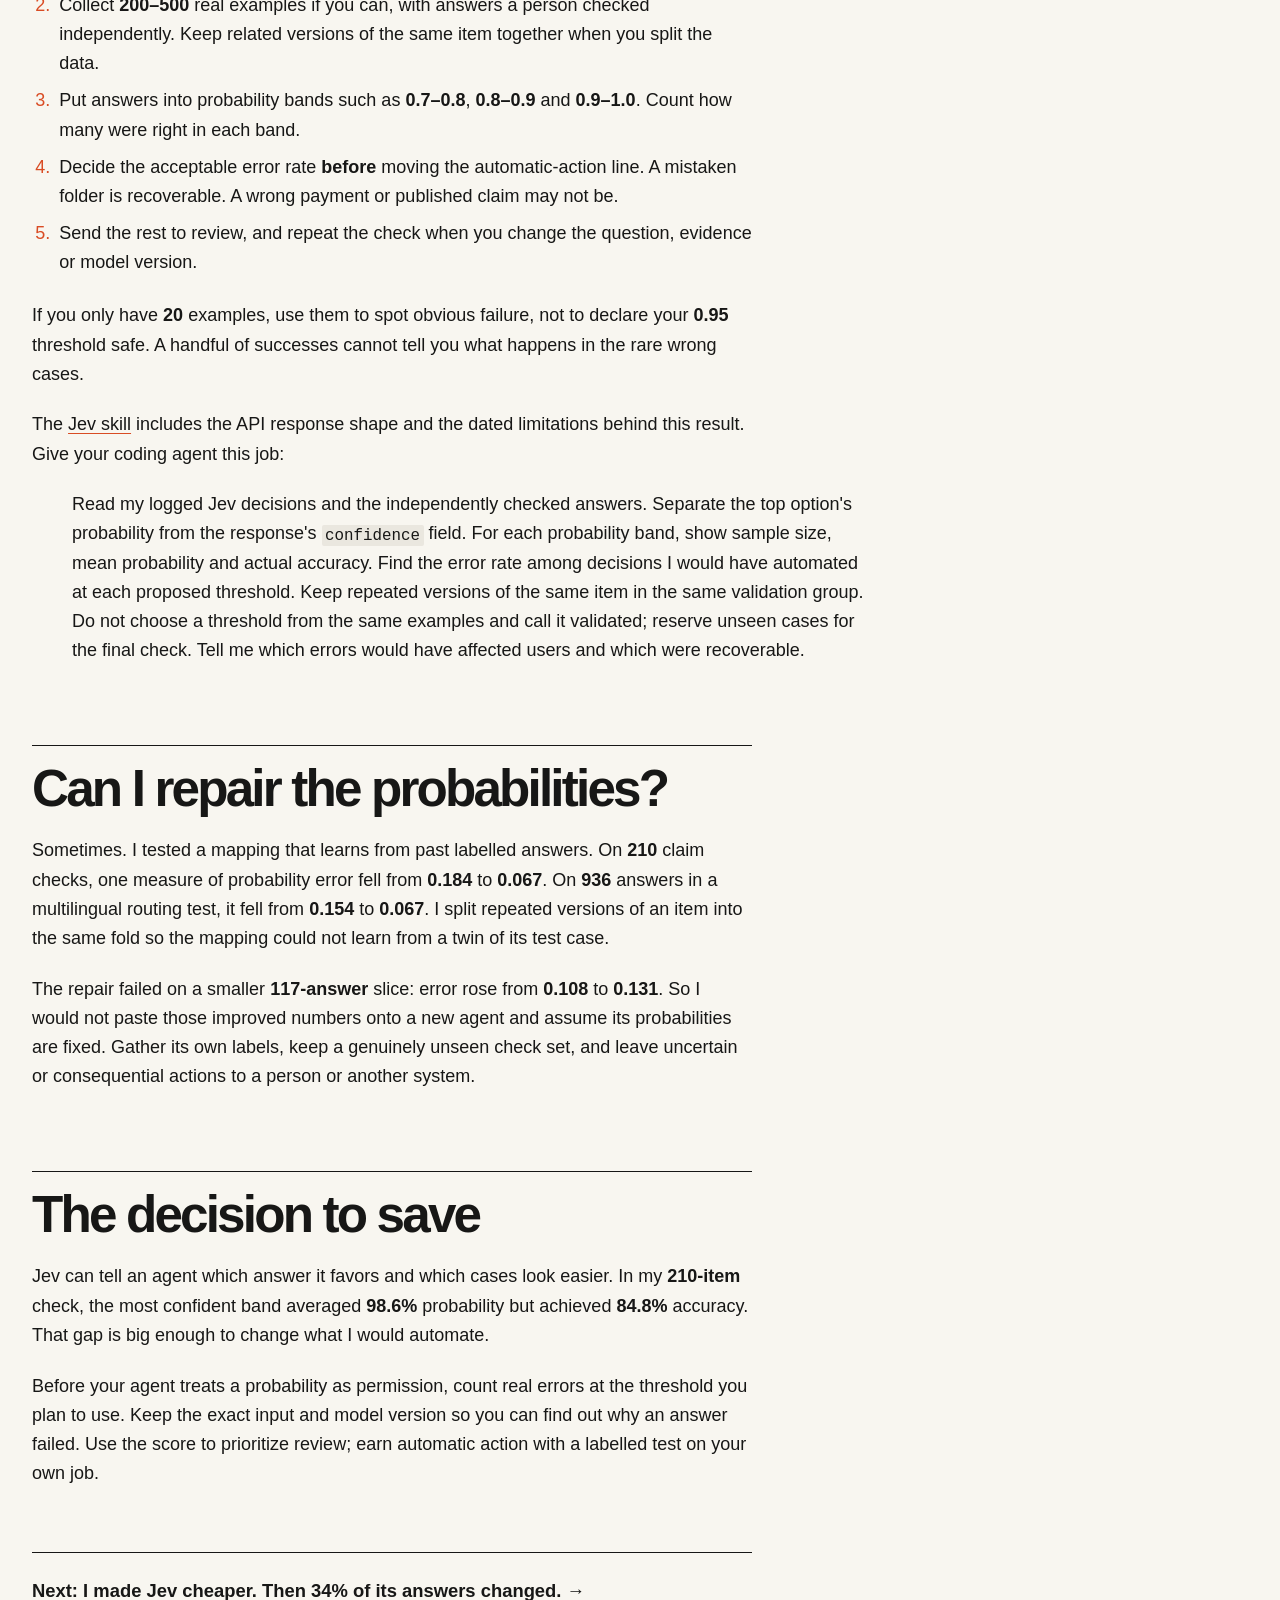
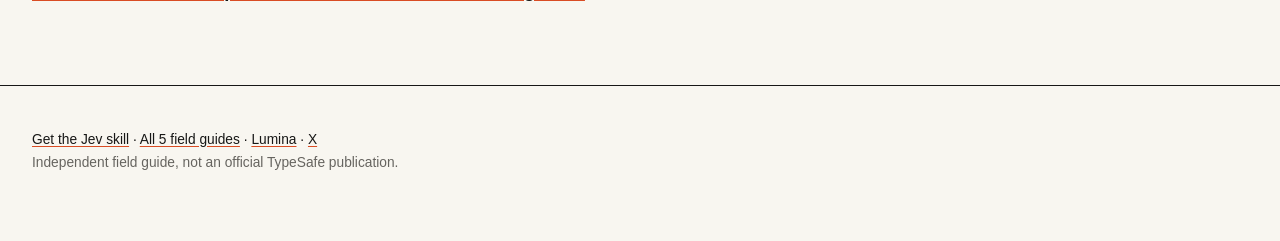
<file: docs/guides/99-percent/index.html>
<!doctype html>
<html lang="en">
<head>
  <meta charset="utf-8">
  <meta name="viewport" content="width=device-width, initial-scale=1">
  <meta name="robots" content="index, follow">
  <title>Jev said “99% sure.” About 15% of those answers were wrong. — Marco Di Cesare</title>
  <meta name="description" content="Understand Jev probabilities and test an automation threshold on labelled cases.">
  <link rel="canonical" href="https://marcodicesare-dev.github.io/jev-skill/guides/99-percent/">
  <meta property="og:type" content="article">
  <meta property="og:title" content="Jev said “99% sure.” About 15% of those answers were wrong.">
  <meta property="og:description" content="Understand Jev probabilities and test an automation threshold on labelled cases.">
  <meta property="og:url" content="https://marcodicesare-dev.github.io/jev-skill/guides/99-percent/">
  <meta property="og:image" content="https://marcodicesare-dev.github.io/jev-skill/assets/guides/99-percent.jpg">
  <meta name="twitter:card" content="summary_large_image">
  <link rel="icon" type="image/png" href="../../assets/jev-guide-cover.png">
  <link rel="preconnect" href="https://api.fontshare.com">
  <link rel="stylesheet" href="https://api.fontshare.com/v2/css?f[]=switzer@400,500,600,700&amp;display=swap">
  <link rel="stylesheet" href="../../style.css">
  <script type="application/ld+json">{"@context": "https://schema.org", "@type": "Article", "headline": "Jev said “99% sure.” About 15% of those answers were wrong.", "description": "Understand Jev probabilities and test an automation threshold on labelled cases.", "url": "https://marcodicesare-dev.github.io/jev-skill/guides/99-percent/", "image": "https://marcodicesare-dev.github.io/jev-skill/assets/guides/99-percent.jpg", "author": {"@type": "Person", "name": "Marco Di Cesare", "url": "https://x.com/marcodice_ai"}, "datePublished": "2026-09-28", "publisher": {"@type": "Person", "name": "Marco Di Cesare"}}</script>
</head>
<body>
  <a class="skip" href="#article">Skip to the guide</a>
  <header class="site-head"><nav aria-label="Main navigation"><a href="https://marcodicesare-dev.github.io/jev-skill/">The ultimate guide</a><a href="https://marcodicesare-dev.github.io/jev-skill/guides/">5 field guides</a><a href="https://github.com/marcodicesare-dev/jev-skill">Get the skill on GitHub ↗</a></nav></header>
  <main id="article">
    <header class="article-head"><h1>Jev said “99% sure.” About 15% of those answers were wrong.</h1><p class="dek">Understand Jev probabilities and test an automation threshold on labelled cases.</p><p class="byline">By <a href="https://x.com/marcodice_ai">Marco Di Cesare</a> · 28 September 2026</p></header>
    <article>

<p><img src="../../assets/guides/99-percent.jpg" width="1983" height="793" loading="eager" alt="A small figure on a red plateau beneath a vast apricot sky" /></p>
<p>Imagine your agent deciding whether to publish a fact, send a message or approve a customer's request. Jev returns an answer with a number near <strong>99%</strong>. It is tempting to say, “That's safe enough; let it act.”</p>
<p>I checked what that number meant on <strong>210</strong> questions with known answers. Among the <strong>138</strong> answers in the highest probability range, Jev's average top probability was <strong>98.6%</strong>. It was right <strong>84.8%</strong> of the time. Roughly <strong>15%</strong> were wrong despite that impressive-looking number.</p>
<p>This does not make Jev useless. A higher probability often helps sort the easy cases from the hard ones. It does mean your agent should learn the difference between <strong>“Jev prefers this answer”</strong> and <strong>“this answer is correct 99 times out of 100.”</strong> Here is how I would test that difference before letting an agent act automatically.</p>
<h2 id="what-the-number-is-in-plain-english">What the number is, in plain English</h2>
<p>Say Jev chooses among 3 inbox folders: billing, account access and other. Its response gives a probability for each option. It also gives a separate field called <code>confidence</code>, which <a href="https://docs.typesafe.ai/confidence">TypeSafe computes from those probabilities</a>. The confidence field summarizes how strongly 1 option stands out. It is <strong>not</strong> a report of how often Jev has been correct in your inbox.</p>
<p>For this article, I am discussing the <strong>top option's probability</strong>, not that derived <code>confidence</code> field. Both can be useful for deciding what to inspect next. Neither becomes an observed accuracy rate until you compare it with answers you know are right.</p>
<p>Think of a weather forecaster who says “90% rain” 100 times. If it rains on 90 of those days, the percentage describes reality well. If it rains on 60, the forecast might still help you compare rainy days with dry ones, but the number is too strong. That comparison is called calibration.</p>
<h2 id="what-i-measured">What I measured</h2>
<p>I asked Jev whether a claim was supported by a passage and compared its answer with the labelled result. I grouped answers by their top probability:</p>
<table>
<thead>
<tr>
<th>Jev's top-probability range</th>
<th style="text-align: right;">Answers</th>
<th style="text-align: right;">Average probability</th>
<th style="text-align: right;">Actually correct</th>
</tr>
</thead>
<tbody>
<tr>
<td><strong>90–100%</strong></td>
<td style="text-align: right;"><strong>138</strong></td>
<td style="text-align: right;"><strong>98.6%</strong></td>
<td style="text-align: right;"><strong>84.8%</strong></td>
</tr>
<tr>
<td><strong>80–90%</strong></td>
<td style="text-align: right;"><strong>25</strong></td>
<td style="text-align: right;"><strong>85.8%</strong></td>
<td style="text-align: right;"><strong>48.0%</strong></td>
</tr>
</tbody>
</table>
<p>The second row has only <strong>25</strong> examples, so it is noisy. The first is large enough to show why I would not treat a raw <strong>0.99</strong> as permission to publish or pay. Across <strong>10</strong> runs on <strong>5</strong> jobs, Jev's average top probability was above its measured accuracy every time, by <strong>2.9 to 19.6 percentage points</strong>. The <a href="https://github.com/marcodicesare-dev/jev-skill/blob/main/reference/capabilities.md">public test summary</a> records the range and the recalibration result.</p>
<p>At the same time, probability still helped rank cases. On a separate star-rating task, accuracy was <strong>68%</strong> across all items, <strong>82%</strong> among answers above <strong>0.9</strong>, and <strong>87%</strong> above <strong>0.95</strong>. It was better at pointing to easier cases than at naming the exact chance of being right.</p>
<h2 id="check-your-agent-before-you-choose-a-threshold">Check your agent before you choose a threshold</h2>
<p>You do not need a statistics degree for the first check:</p>
<ol type="1">
<li>Save the model version, question, input, chosen answer and full probabilities for each decision.</li>
<li>Collect <strong>200–500</strong> real examples if you can, with answers a person checked independently. Keep related versions of the same item together when you split the data.</li>
<li>Put answers into probability bands such as <strong>0.7–0.8</strong>, <strong>0.8–0.9</strong> and <strong>0.9–1.0</strong>. Count how many were right in each band.</li>
<li>Decide the acceptable error rate <strong>before</strong> moving the automatic-action line. A mistaken folder is recoverable. A wrong payment or published claim may not be.</li>
<li>Send the rest to review, and repeat the check when you change the question, evidence or model version.</li>
</ol>
<p>If you only have <strong>20</strong> examples, use them to spot obvious failure, not to declare your <strong>0.95</strong> threshold safe. A handful of successes cannot tell you what happens in the rare wrong cases.</p>
<p>The <a href="https://github.com/marcodicesare-dev/jev-skill">Jev skill</a> includes the API response shape and the dated limitations behind this result. Give your coding agent this job:</p>
<blockquote>
<p>Read my logged Jev decisions and the independently checked answers. Separate the top option's probability from the response's <code>confidence</code> field. For each probability band, show sample size, mean probability and actual accuracy. Find the error rate among decisions I would have automated at each proposed threshold. Keep repeated versions of the same item in the same validation group. Do not choose a threshold from the same examples and call it validated; reserve unseen cases for the final check. Tell me which errors would have affected users and which were recoverable.</p>
</blockquote>
<h2 id="can-i-repair-the-probabilities">Can I repair the probabilities?</h2>
<p>Sometimes. I tested a mapping that learns from past labelled answers. On <strong>210</strong> claim checks, one measure of probability error fell from <strong>0.184</strong> to <strong>0.067</strong>. On <strong>936</strong> answers in a multilingual routing test, it fell from <strong>0.154</strong> to <strong>0.067</strong>. I split repeated versions of an item into the same fold so the mapping could not learn from a twin of its test case.</p>
<p>The repair failed on a smaller <strong>117-answer</strong> slice: error rose from <strong>0.108</strong> to <strong>0.131</strong>. So I would not paste those improved numbers onto a new agent and assume its probabilities are fixed. Gather its own labels, keep a genuinely unseen check set, and leave uncertain or consequential actions to a person or another system.</p>
<h2 id="the-decision-to-save">The decision to save</h2>
<p>Jev can tell an agent which answer it favors and which cases look easier. In my <strong>210-item</strong> check, the most confident band averaged <strong>98.6%</strong> probability but achieved <strong>84.8%</strong> accuracy. That gap is big enough to change what I would automate.</p>
<p>Before your agent treats a probability as permission, count real errors at the threshold you plan to use. Keep the exact input and model version so you can find out why an answer failed. Use the score to prioritize review; earn automatic action with a labelled test on your own job.</p>

      <nav class="guide-next" aria-label="Next field guide"><a href="../one-text-per-call/">Next: I made Jev cheaper. Then 34% of its answers changed. →</a></nav>
    </article>
  </main>
  <footer><p><a href="https://github.com/marcodicesare-dev/jev-skill">Get the Jev skill</a> · <a href="https://marcodicesare-dev.github.io/jev-skill/guides/">All 5 field guides</a> · <a href="https://www.luminafrontier.ai/?utm_source=github_pages&amp;utm_medium=field_guide&amp;utm_campaign=jev_skill">Lumina</a> · <a href="https://x.com/marcodice_ai">X</a></p><p>Independent field guide, not an official TypeSafe publication.</p></footer>
</body>
</html>
</file>
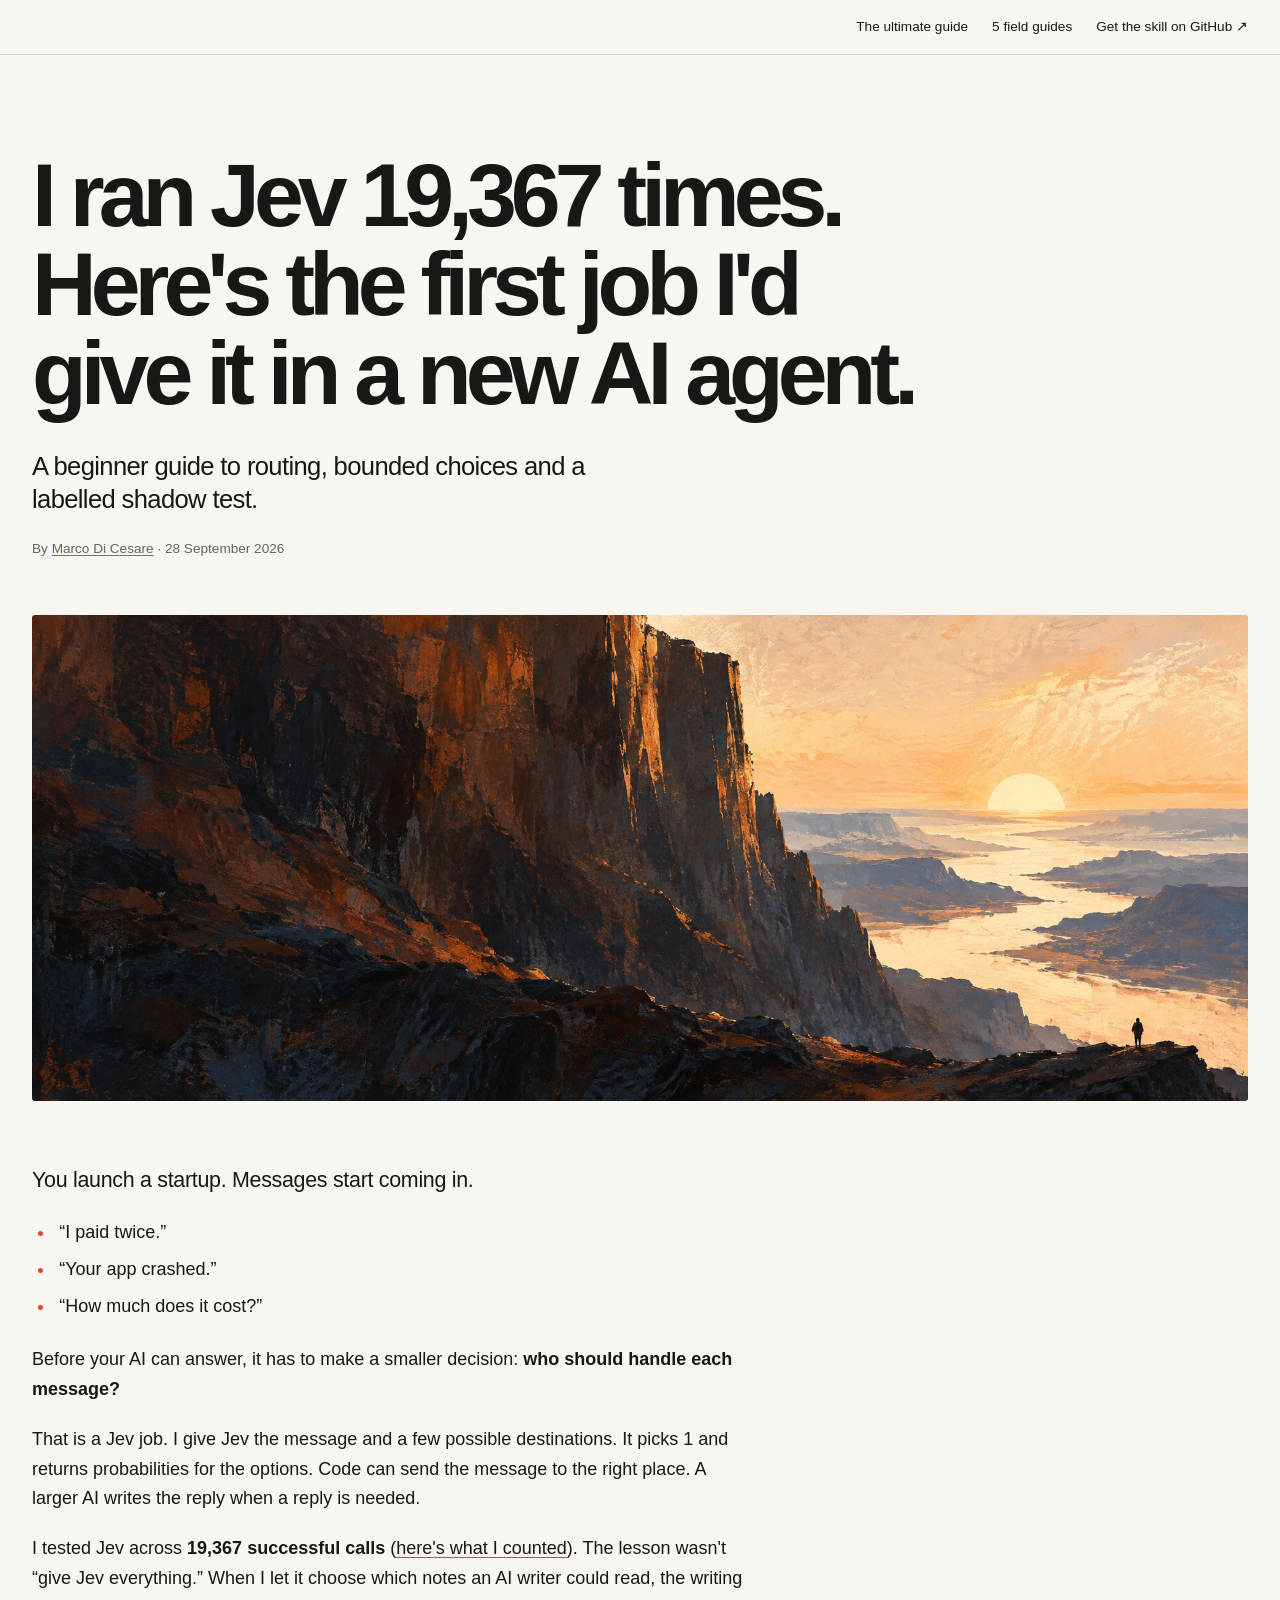
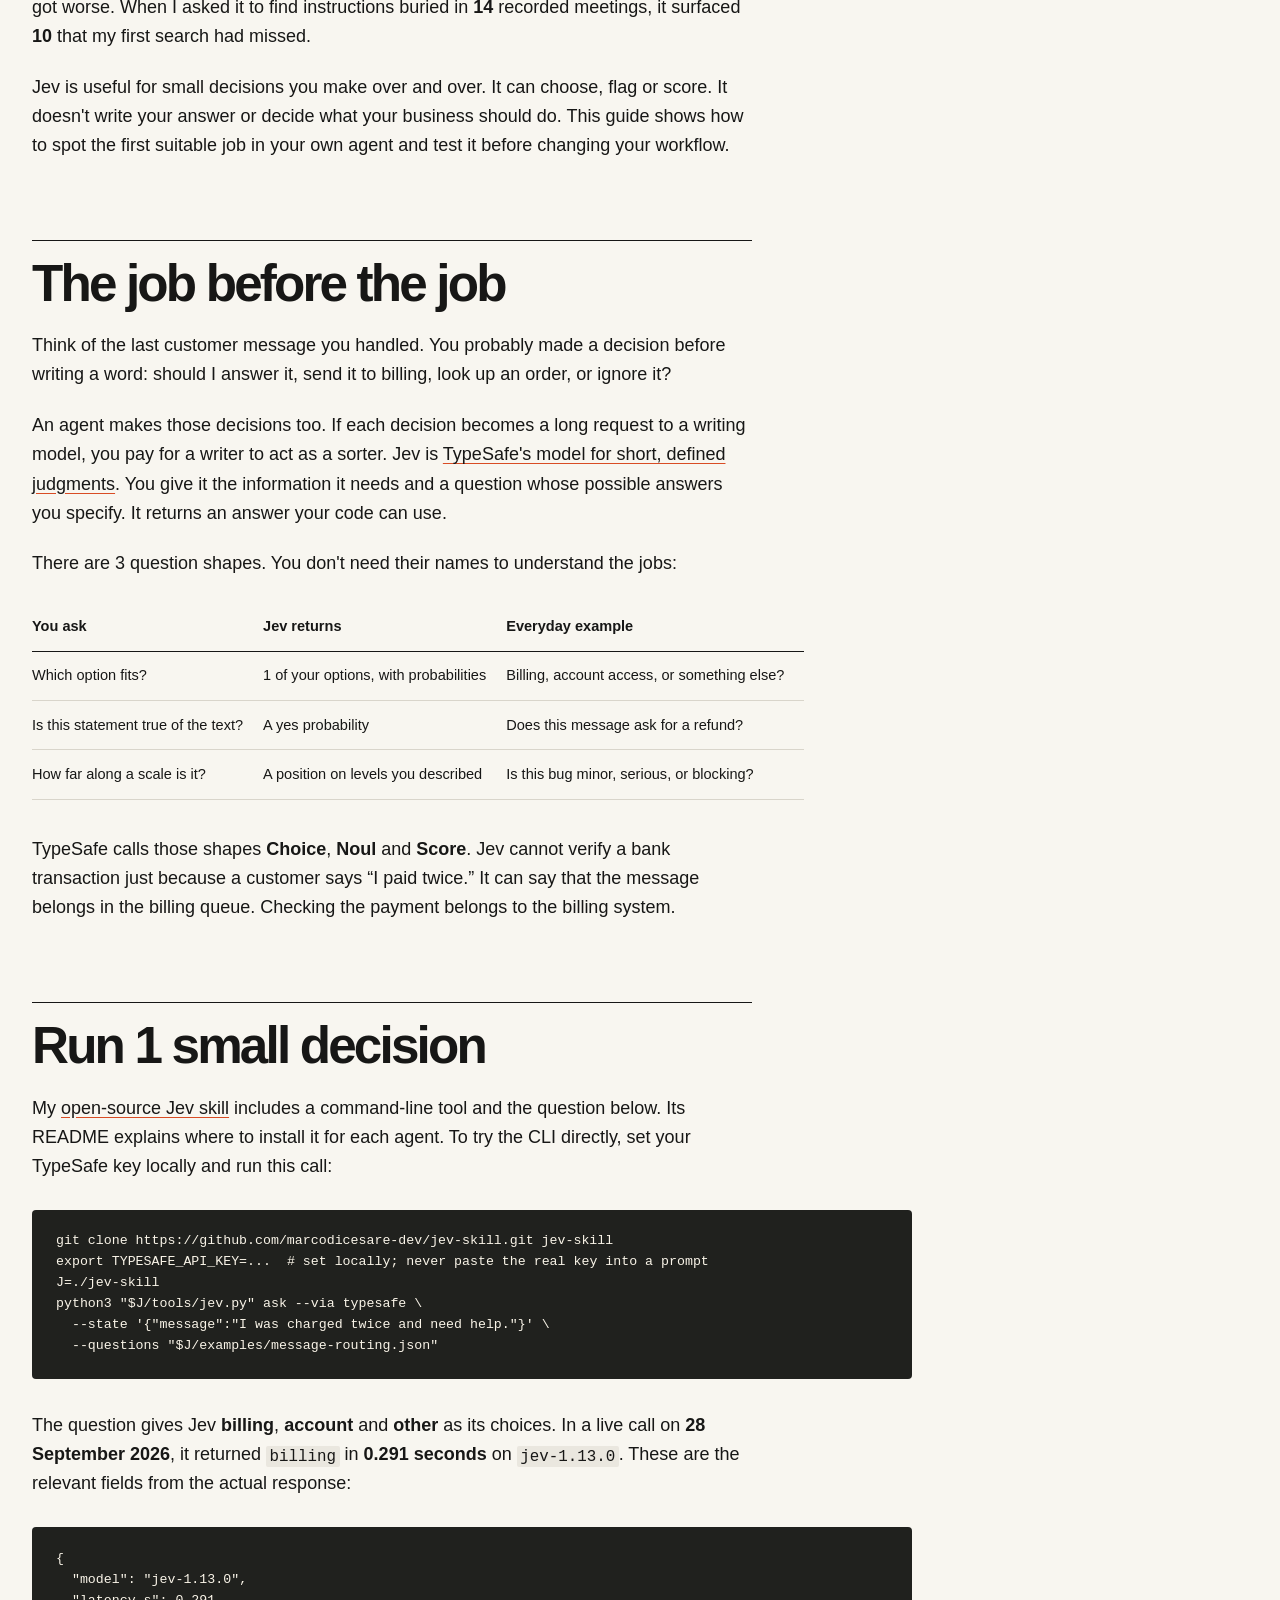
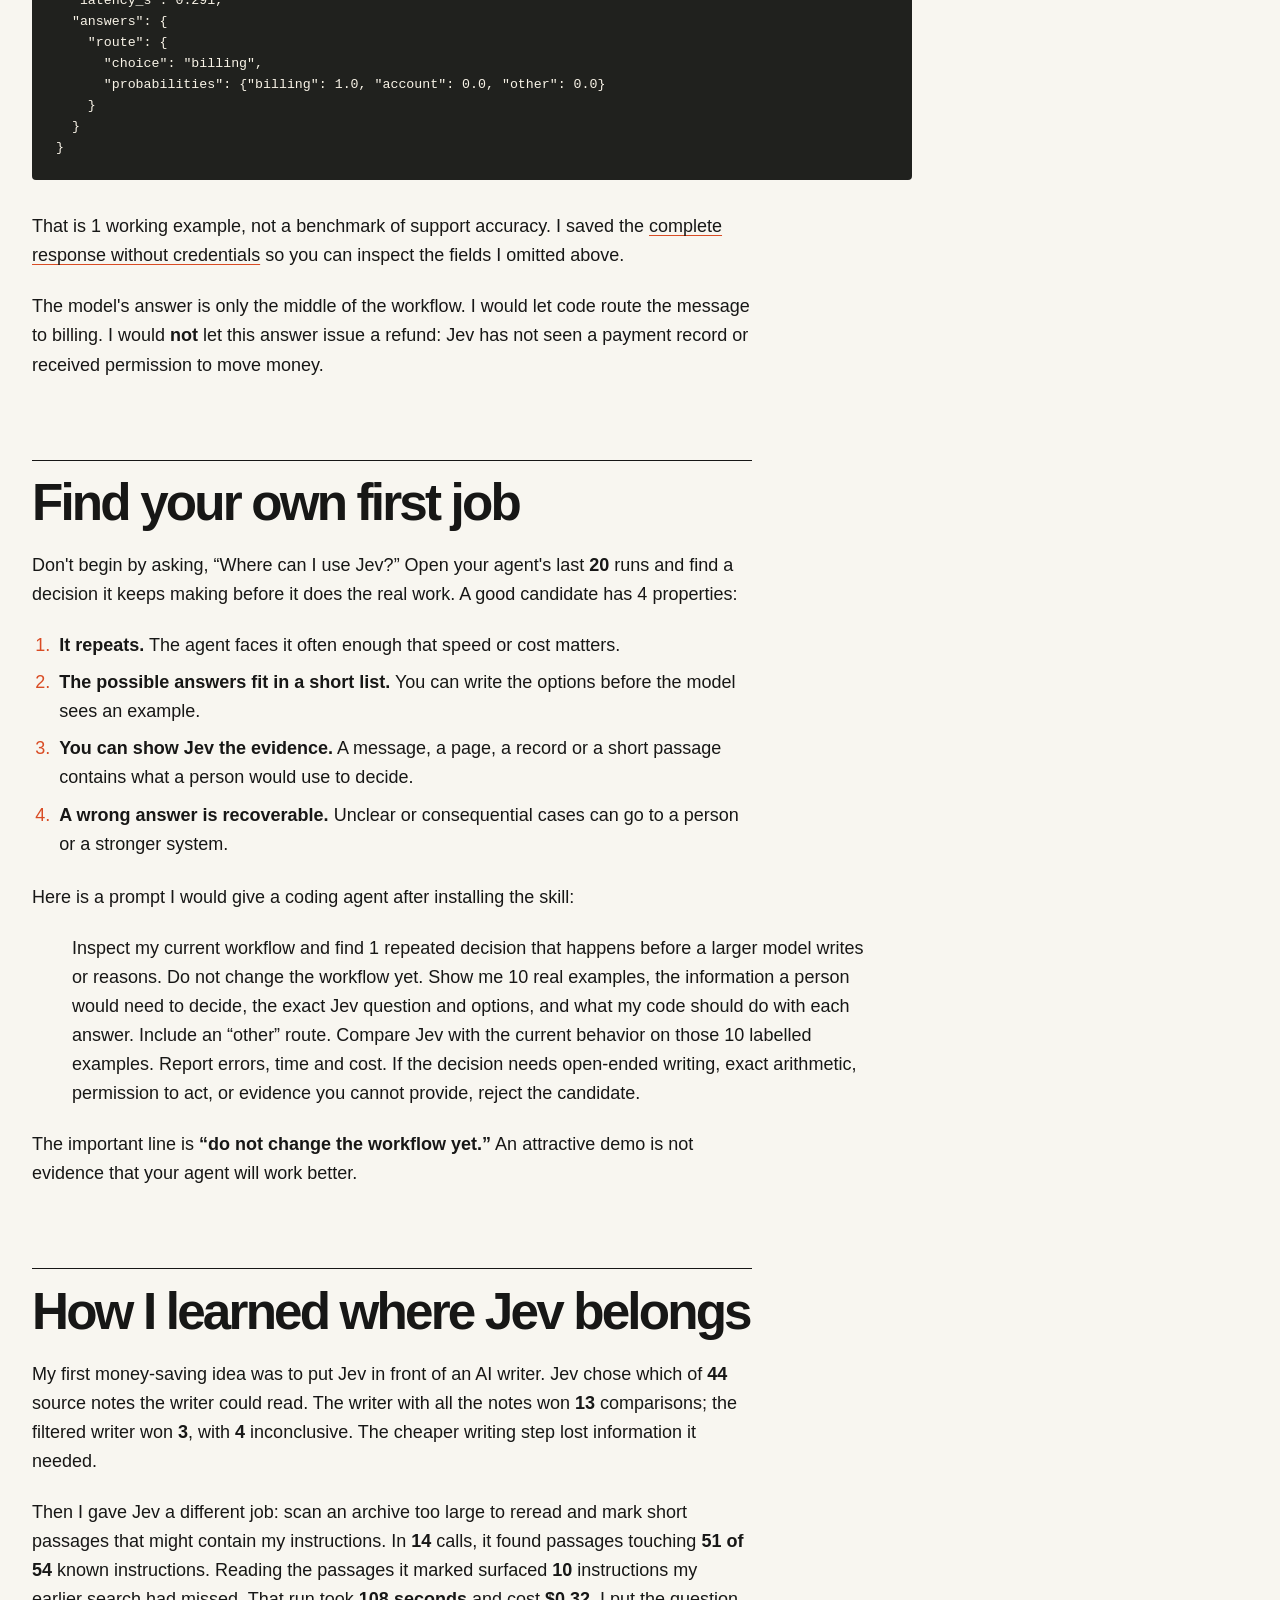
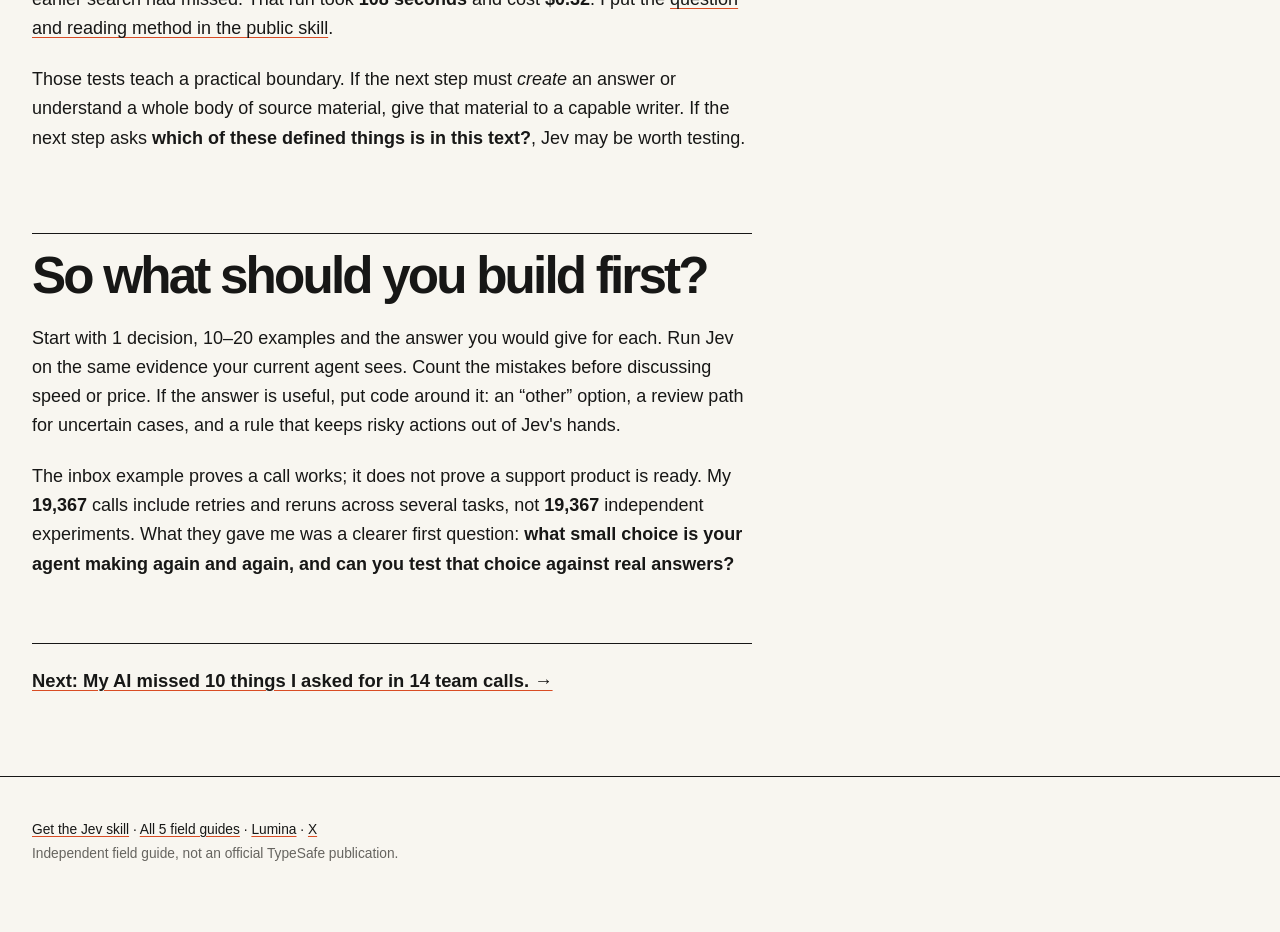
<file: docs/guides/first-job/index.html>
<!doctype html>
<html lang="en">
<head>
  <meta charset="utf-8">
  <meta name="viewport" content="width=device-width, initial-scale=1">
  <meta name="robots" content="index, follow">
  <title>I ran Jev 19,367 times. Here&#x27;s the first job I&#x27;d give it in a new AI agent. — Marco Di Cesare</title>
  <meta name="description" content="A beginner guide to routing, bounded choices and a labelled shadow test.">
  <link rel="canonical" href="https://marcodicesare-dev.github.io/jev-skill/guides/first-job/">
  <meta property="og:type" content="article">
  <meta property="og:title" content="I ran Jev 19,367 times. Here&#x27;s the first job I&#x27;d give it in a new AI agent.">
  <meta property="og:description" content="A beginner guide to routing, bounded choices and a labelled shadow test.">
  <meta property="og:url" content="https://marcodicesare-dev.github.io/jev-skill/guides/first-job/">
  <meta property="og:image" content="https://marcodicesare-dev.github.io/jev-skill/assets/guides/first-job.jpg">
  <meta name="twitter:card" content="summary_large_image">
  <link rel="icon" type="image/png" href="../../assets/jev-guide-cover.png">
  <link rel="preconnect" href="https://api.fontshare.com">
  <link rel="stylesheet" href="https://api.fontshare.com/v2/css?f[]=switzer@400,500,600,700&amp;display=swap">
  <link rel="stylesheet" href="../../style.css">
  <script type="application/ld+json">{"@context": "https://schema.org", "@type": "Article", "headline": "I ran Jev 19,367 times. Here's the first job I'd give it in a new AI agent.", "description": "A beginner guide to routing, bounded choices and a labelled shadow test.", "url": "https://marcodicesare-dev.github.io/jev-skill/guides/first-job/", "image": "https://marcodicesare-dev.github.io/jev-skill/assets/guides/first-job.jpg", "author": {"@type": "Person", "name": "Marco Di Cesare", "url": "https://x.com/marcodice_ai"}, "datePublished": "2026-09-28", "publisher": {"@type": "Person", "name": "Marco Di Cesare"}}</script>
</head>
<body>
  <a class="skip" href="#article">Skip to the guide</a>
  <header class="site-head"><nav aria-label="Main navigation"><a href="https://marcodicesare-dev.github.io/jev-skill/">The ultimate guide</a><a href="https://marcodicesare-dev.github.io/jev-skill/guides/">5 field guides</a><a href="https://github.com/marcodicesare-dev/jev-skill">Get the skill on GitHub ↗</a></nav></header>
  <main id="article">
    <header class="article-head"><h1>I ran Jev 19,367 times. Here&#x27;s the first job I&#x27;d give it in a new AI agent.</h1><p class="dek">A beginner guide to routing, bounded choices and a labelled shadow test.</p><p class="byline">By <a href="https://x.com/marcodice_ai">Marco Di Cesare</a> · 28 September 2026</p></header>
    <article>

<p><img src="../../assets/guides/first-job.jpg" width="1983" height="793" loading="eager" alt="A painted cliff opening onto a sunlit valley" /></p>
<p>You launch a startup. Messages start coming in.</p>
<ul>
<li>“I paid twice.”</li>
<li>“Your app crashed.”</li>
<li>“How much does it cost?”</li>
</ul>
<p>Before your AI can answer, it has to make a smaller decision: <strong>who should handle each message?</strong></p>
<p>That is a Jev job. I give Jev the message and a few possible destinations. It picks 1 and returns probabilities for the options. Code can send the message to the right place. A larger AI writes the reply when a reply is needed.</p>
<p>I tested Jev across <strong>19,367 successful calls</strong> (<a href="https://github.com/marcodicesare-dev/jev-skill/blob/main/reference/research-scope.md">here's what I counted</a>). The lesson wasn't “give Jev everything.” When I let it choose which notes an AI writer could read, the writing got worse. When I asked it to find instructions buried in <strong>14</strong> recorded meetings, it surfaced <strong>10</strong> that my first search had missed.</p>
<p>Jev is useful for small decisions you make over and over. It can choose, flag or score. It doesn't write your answer or decide what your business should do. This guide shows how to spot the first suitable job in your own agent and test it before changing your workflow.</p>
<h2 id="the-job-before-the-job">The job before the job</h2>
<p>Think of the last customer message you handled. You probably made a decision before writing a word: should I answer it, send it to billing, look up an order, or ignore it?</p>
<p>An agent makes those decisions too. If each decision becomes a long request to a writing model, you pay for a writer to act as a sorter. Jev is <a href="https://docs.typesafe.ai/primitives">TypeSafe's model for short, defined judgments</a>. You give it the information it needs and a question whose possible answers you specify. It returns an answer your code can use.</p>
<p>There are 3 question shapes. You don't need their names to understand the jobs:</p>
<table>
<thead>
<tr>
<th>You ask</th>
<th>Jev returns</th>
<th>Everyday example</th>
</tr>
</thead>
<tbody>
<tr>
<td>Which option fits?</td>
<td>1 of your options, with probabilities</td>
<td>Billing, account access, or something else?</td>
</tr>
<tr>
<td>Is this statement true of the text?</td>
<td>A yes probability</td>
<td>Does this message ask for a refund?</td>
</tr>
<tr>
<td>How far along a scale is it?</td>
<td>A position on levels you described</td>
<td>Is this bug minor, serious, or blocking?</td>
</tr>
</tbody>
</table>
<p>TypeSafe calls those shapes <strong>Choice</strong>, <strong>Noul</strong> and <strong>Score</strong>. Jev cannot verify a bank transaction just because a customer says “I paid twice.” It can say that the message belongs in the billing queue. Checking the payment belongs to the billing system.</p>
<h2 id="run-1-small-decision">Run 1 small decision</h2>
<p>My <a href="https://github.com/marcodicesare-dev/jev-skill">open-source Jev skill</a> includes a command-line tool and the question below. Its README explains where to install it for each agent. To try the CLI directly, set your TypeSafe key locally and run this call:</p>
<div class="sourceCode" id="cb1"><pre class="sourceCode bash"><code class="sourceCode bash"><span id="cb1-1"><a href="#cb1-1" aria-hidden="true" tabindex="-1"></a><span class="fu">git</span> clone https://github.com/marcodicesare-dev/jev-skill.git jev-skill</span>
<span id="cb1-2"><a href="#cb1-2" aria-hidden="true" tabindex="-1"></a><span class="bu">export</span> <span class="va">TYPESAFE_API_KEY</span><span class="op">=</span>...  <span class="co"># set locally; never paste the real key into a prompt</span></span>
<span id="cb1-3"><a href="#cb1-3" aria-hidden="true" tabindex="-1"></a><span class="va">J</span><span class="op">=</span>./jev-skill</span>
<span id="cb1-4"><a href="#cb1-4" aria-hidden="true" tabindex="-1"></a><span class="ex">python3</span> <span class="st">&quot;</span><span class="va">$J</span><span class="st">/tools/jev.py&quot;</span> ask <span class="at">--via</span> typesafe <span class="dt">\</span></span>
<span id="cb1-5"><a href="#cb1-5" aria-hidden="true" tabindex="-1"></a>  <span class="at">--state</span> <span class="st">&#39;{&quot;message&quot;:&quot;I was charged twice and need help.&quot;}&#39;</span> <span class="dt">\</span></span>
<span id="cb1-6"><a href="#cb1-6" aria-hidden="true" tabindex="-1"></a>  <span class="at">--questions</span> <span class="st">&quot;</span><span class="va">$J</span><span class="st">/examples/message-routing.json&quot;</span></span></code></pre></div>
<p>The question gives Jev <strong>billing</strong>, <strong>account</strong> and <strong>other</strong> as its choices. In a live call on <strong>28 September 2026</strong>, it returned <code>billing</code> in <strong>0.291 seconds</strong> on <code>jev-1.13.0</code>. These are the relevant fields from the actual response:</p>
<div class="sourceCode" id="cb2"><pre class="sourceCode json"><code class="sourceCode json"><span id="cb2-1"><a href="#cb2-1" aria-hidden="true" tabindex="-1"></a><span class="fu">{</span></span>
<span id="cb2-2"><a href="#cb2-2" aria-hidden="true" tabindex="-1"></a>  <span class="dt">&quot;model&quot;</span><span class="fu">:</span> <span class="st">&quot;jev-1.13.0&quot;</span><span class="fu">,</span></span>
<span id="cb2-3"><a href="#cb2-3" aria-hidden="true" tabindex="-1"></a>  <span class="dt">&quot;latency_s&quot;</span><span class="fu">:</span> <span class="fl">0.291</span><span class="fu">,</span></span>
<span id="cb2-4"><a href="#cb2-4" aria-hidden="true" tabindex="-1"></a>  <span class="dt">&quot;answers&quot;</span><span class="fu">:</span> <span class="fu">{</span></span>
<span id="cb2-5"><a href="#cb2-5" aria-hidden="true" tabindex="-1"></a>    <span class="dt">&quot;route&quot;</span><span class="fu">:</span> <span class="fu">{</span></span>
<span id="cb2-6"><a href="#cb2-6" aria-hidden="true" tabindex="-1"></a>      <span class="dt">&quot;choice&quot;</span><span class="fu">:</span> <span class="st">&quot;billing&quot;</span><span class="fu">,</span></span>
<span id="cb2-7"><a href="#cb2-7" aria-hidden="true" tabindex="-1"></a>      <span class="dt">&quot;probabilities&quot;</span><span class="fu">:</span> <span class="fu">{</span><span class="dt">&quot;billing&quot;</span><span class="fu">:</span> <span class="fl">1.0</span><span class="fu">,</span> <span class="dt">&quot;account&quot;</span><span class="fu">:</span> <span class="fl">0.0</span><span class="fu">,</span> <span class="dt">&quot;other&quot;</span><span class="fu">:</span> <span class="fl">0.0</span><span class="fu">}</span></span>
<span id="cb2-8"><a href="#cb2-8" aria-hidden="true" tabindex="-1"></a>    <span class="fu">}</span></span>
<span id="cb2-9"><a href="#cb2-9" aria-hidden="true" tabindex="-1"></a>  <span class="fu">}</span></span>
<span id="cb2-10"><a href="#cb2-10" aria-hidden="true" tabindex="-1"></a><span class="fu">}</span></span></code></pre></div>
<p>That is 1 working example, not a benchmark of support accuracy. I saved the <a href="https://github.com/marcodicesare-dev/jev-skill/blob/main/guides/evidence/first-call.json">complete response without credentials</a> so you can inspect the fields I omitted above.</p>
<p>The model's answer is only the middle of the workflow. I would let code route the message to billing. I would <strong>not</strong> let this answer issue a refund: Jev has not seen a payment record or received permission to move money.</p>
<h2 id="find-your-own-first-job">Find your own first job</h2>
<p>Don't begin by asking, “Where can I use Jev?” Open your agent's last <strong>20</strong> runs and find a decision it keeps making before it does the real work. A good candidate has 4 properties:</p>
<ol type="1">
<li><strong>It repeats.</strong> The agent faces it often enough that speed or cost matters.</li>
<li><strong>The possible answers fit in a short list.</strong> You can write the options before the model sees an example.</li>
<li><strong>You can show Jev the evidence.</strong> A message, a page, a record or a short passage contains what a person would use to decide.</li>
<li><strong>A wrong answer is recoverable.</strong> Unclear or consequential cases can go to a person or a stronger system.</li>
</ol>
<p>Here is a prompt I would give a coding agent after installing the skill:</p>
<blockquote>
<p>Inspect my current workflow and find 1 repeated decision that happens before a larger model writes or reasons. Do not change the workflow yet. Show me 10 real examples, the information a person would need to decide, the exact Jev question and options, and what my code should do with each answer. Include an “other” route. Compare Jev with the current behavior on those 10 labelled examples. Report errors, time and cost. If the decision needs open-ended writing, exact arithmetic, permission to act, or evidence you cannot provide, reject the candidate.</p>
</blockquote>
<p>The important line is <strong>“do not change the workflow yet.”</strong> An attractive demo is not evidence that your agent will work better.</p>
<h2 id="how-i-learned-where-jev-belongs">How I learned where Jev belongs</h2>
<p>My first money-saving idea was to put Jev in front of an AI writer. Jev chose which of <strong>44</strong> source notes the writer could read. The writer with all the notes won <strong>13</strong> comparisons; the filtered writer won <strong>3</strong>, with <strong>4</strong> inconclusive. The cheaper writing step lost information it needed.</p>
<p>Then I gave Jev a different job: scan an archive too large to reread and mark short passages that might contain my instructions. In <strong>14</strong> calls, it found passages touching <strong>51 of 54</strong> known instructions. Reading the passages it marked surfaced <strong>10</strong> instructions my earlier search had missed. That run took <strong>108 seconds</strong> and cost <strong>$0.32</strong>. I put the <a href="https://github.com/marcodicesare-dev/jev-skill/blob/main/recipes/README.md">question and reading method in the public skill</a>.</p>
<p>Those tests teach a practical boundary. If the next step must <em>create</em> an answer or understand a whole body of source material, give that material to a capable writer. If the next step asks <strong>which of these defined things is in this text?</strong>, Jev may be worth testing.</p>
<h2 id="so-what-should-you-build-first">So what should you build first?</h2>
<p>Start with 1 decision, 10–20 examples and the answer you would give for each. Run Jev on the same evidence your current agent sees. Count the mistakes before discussing speed or price. If the answer is useful, put code around it: an “other” option, a review path for uncertain cases, and a rule that keeps risky actions out of Jev's hands.</p>
<p>The inbox example proves a call works; it does not prove a support product is ready. My <strong>19,367</strong> calls include retries and reruns across several tasks, not <strong>19,367</strong> independent experiments. What they gave me was a clearer first question: <strong>what small choice is your agent making again and again, and can you test that choice against real answers?</strong></p>

      <nav class="guide-next" aria-label="Next field guide"><a href="../lost-decisions/">Next: My AI missed 10 things I asked for in 14 team calls. →</a></nav>
    </article>
  </main>
  <footer><p><a href="https://github.com/marcodicesare-dev/jev-skill">Get the Jev skill</a> · <a href="https://marcodicesare-dev.github.io/jev-skill/guides/">All 5 field guides</a> · <a href="https://www.luminafrontier.ai/?utm_source=github_pages&amp;utm_medium=field_guide&amp;utm_campaign=jev_skill">Lumina</a> · <a href="https://x.com/marcodice_ai">X</a></p><p>Independent field guide, not an official TypeSafe publication.</p></footer>
</body>
</html>
</file>
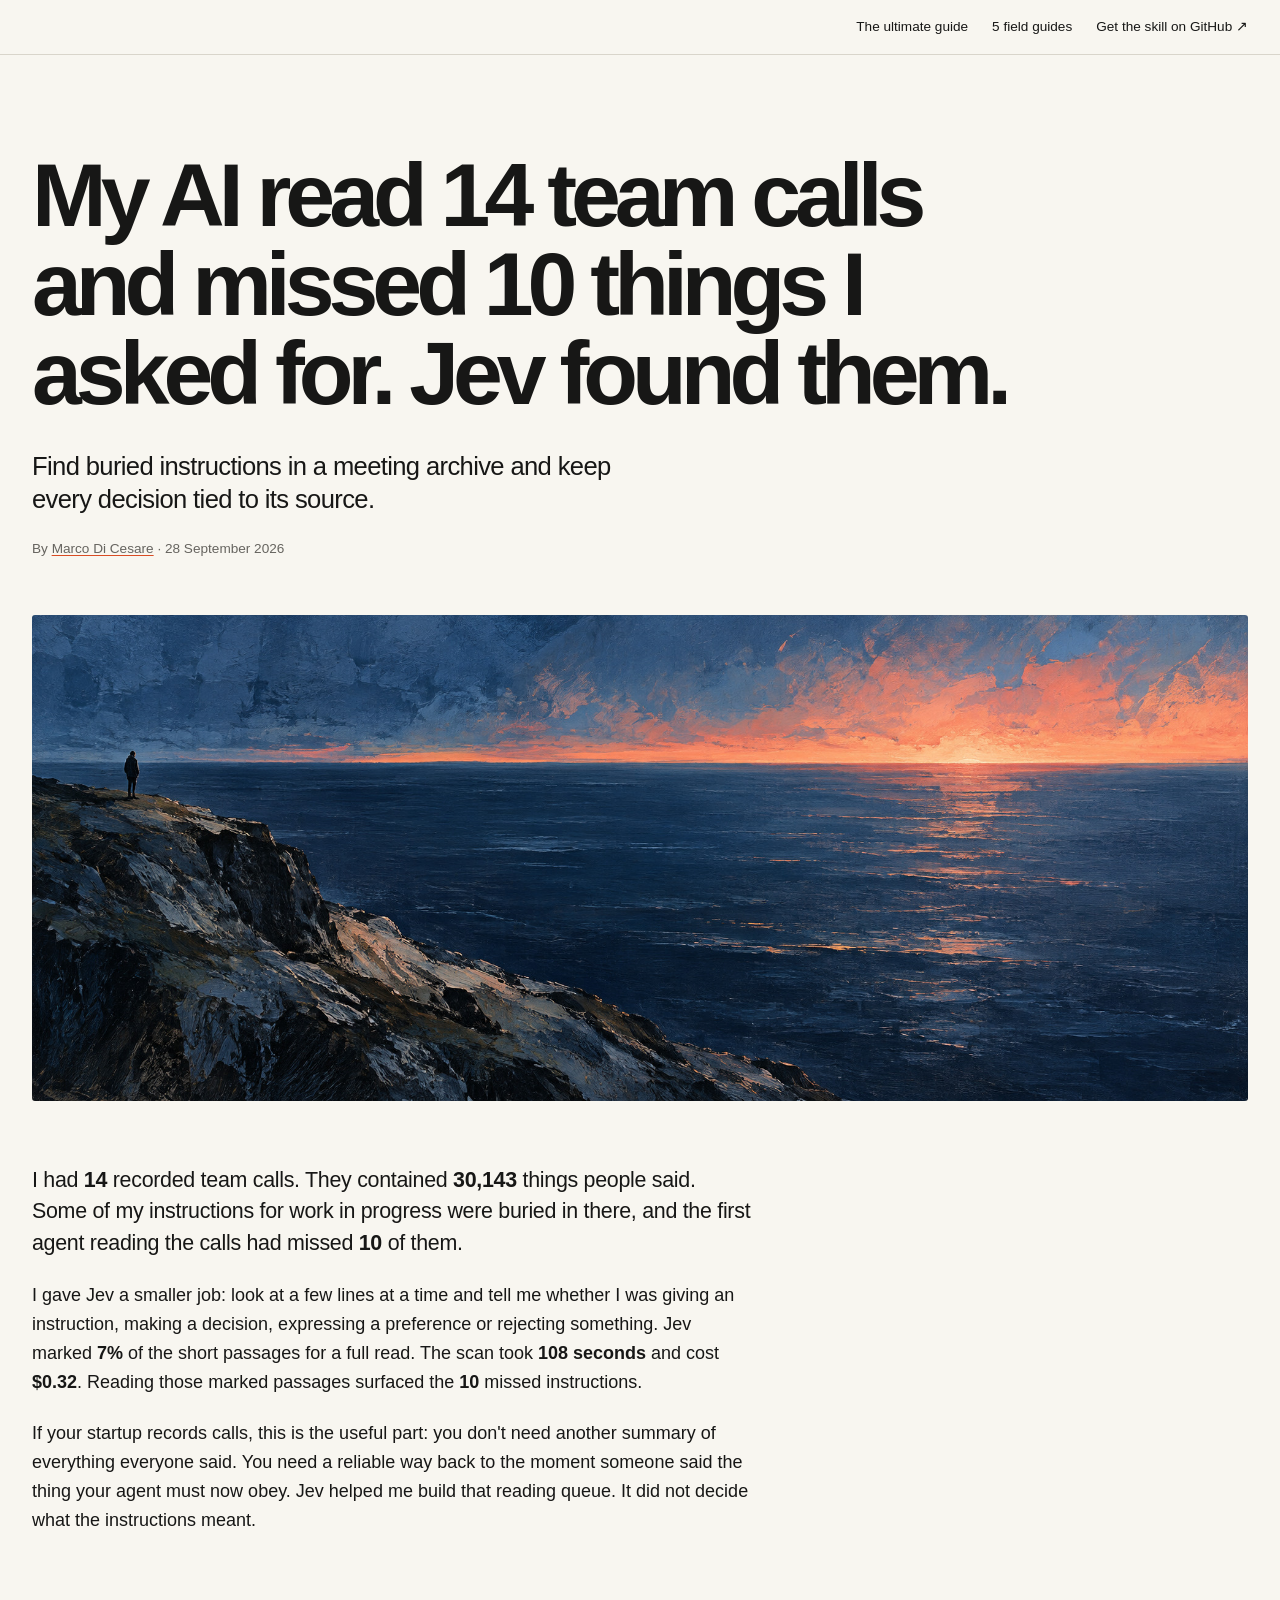
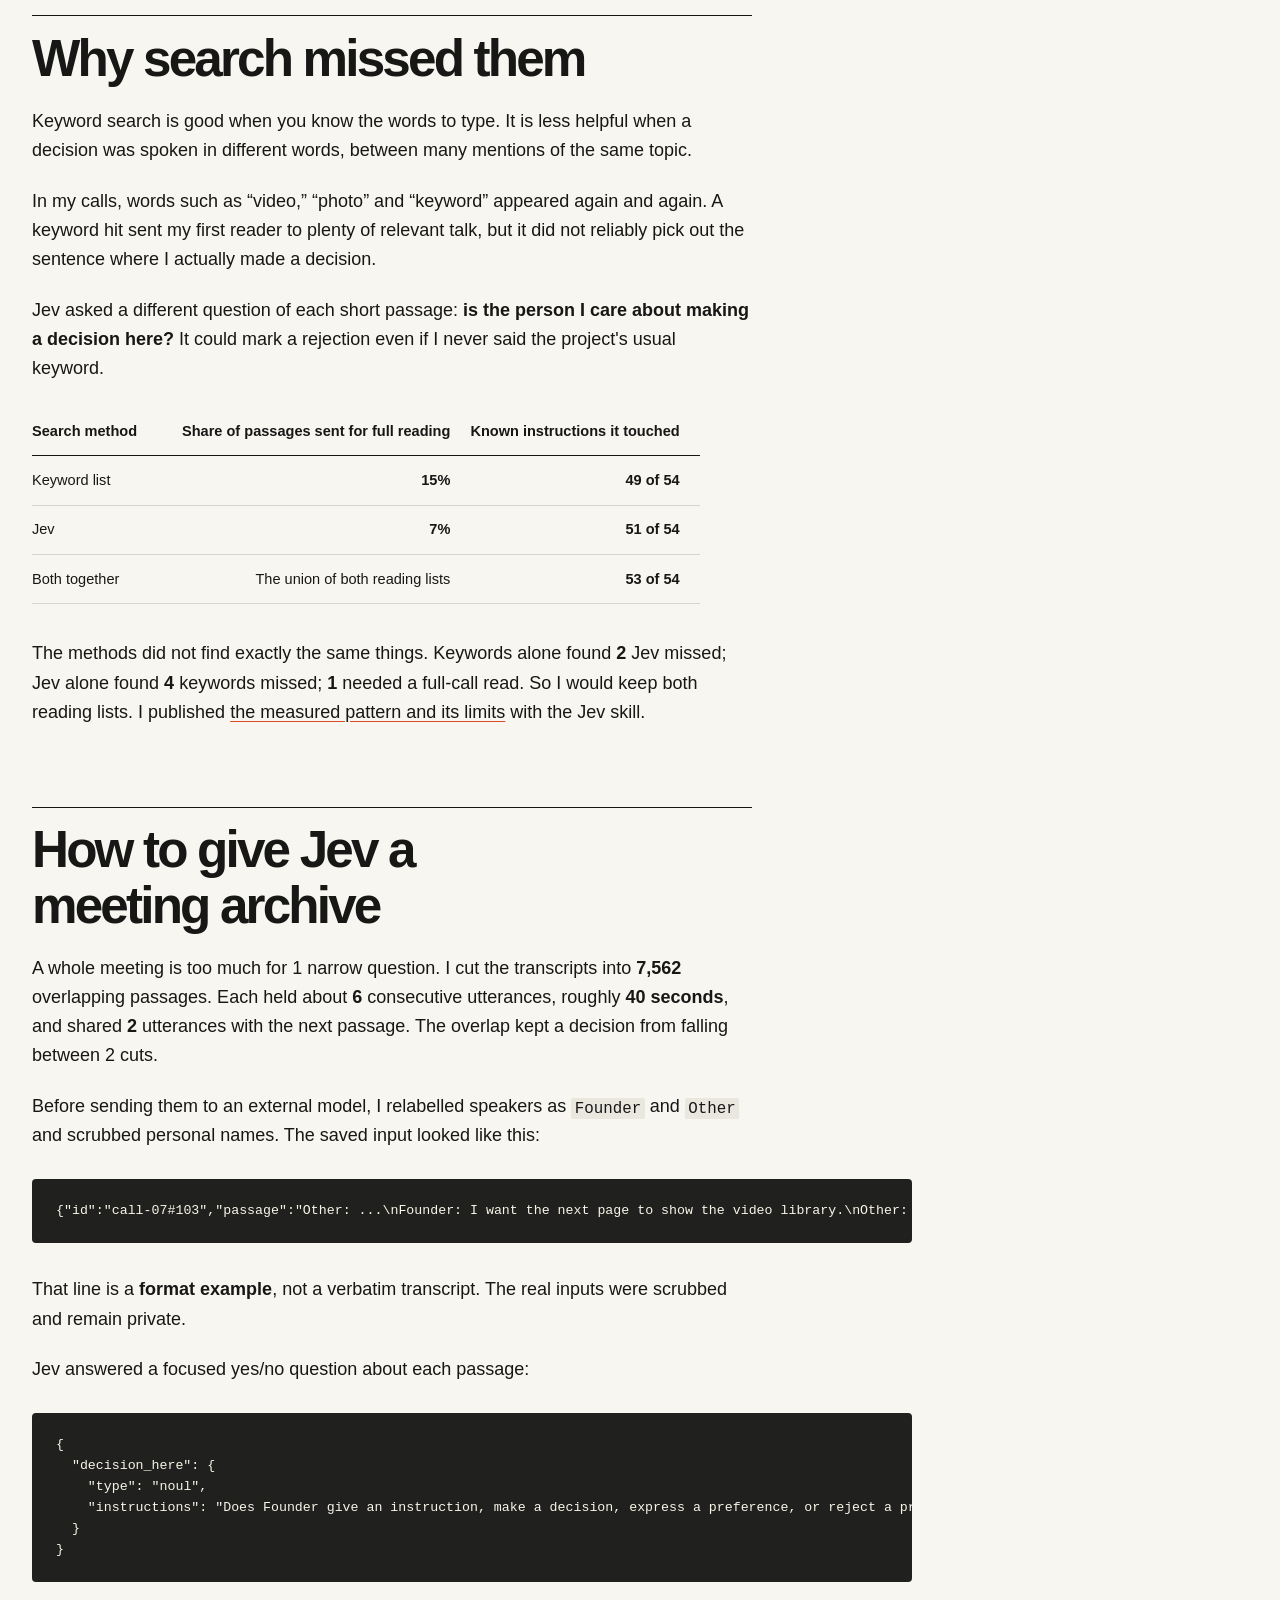
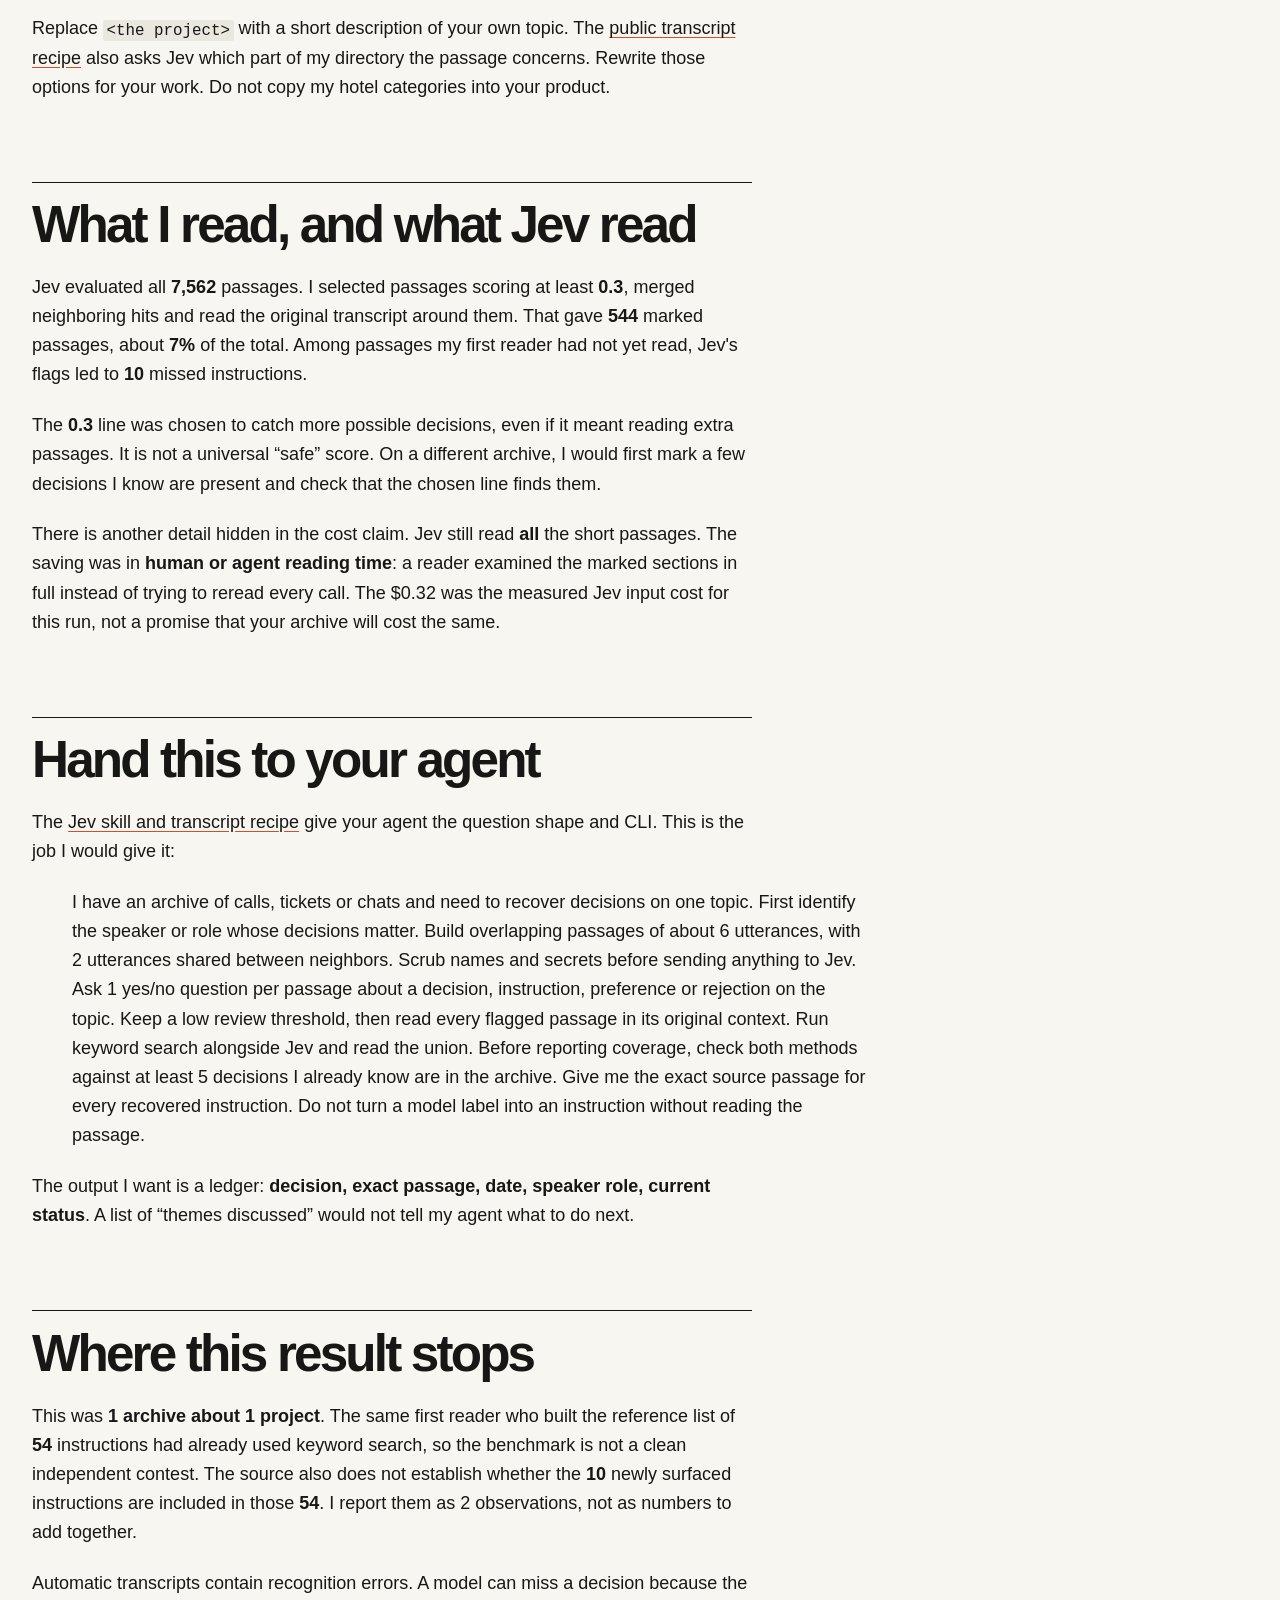
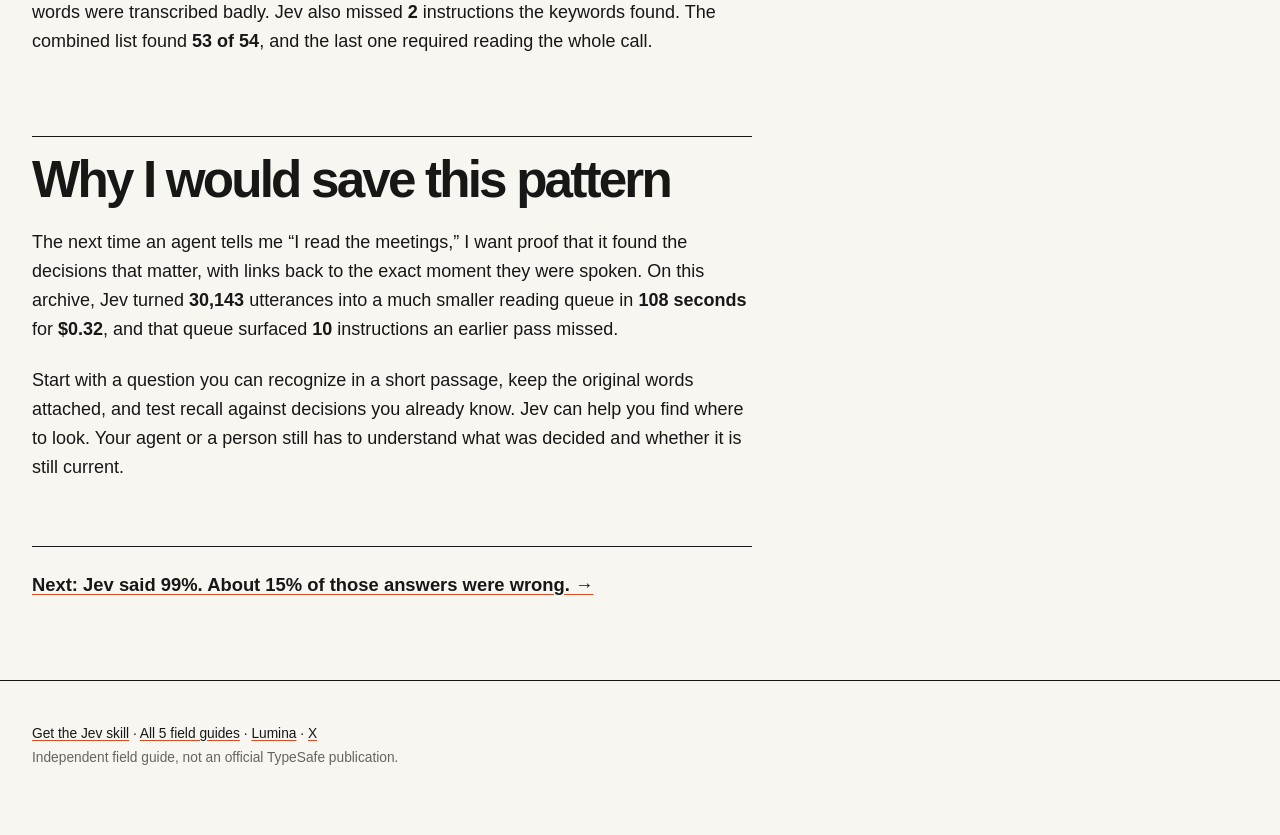
<file: docs/guides/lost-decisions/index.html>
<!doctype html>
<html lang="en">
<head>
  <meta charset="utf-8">
  <meta name="viewport" content="width=device-width, initial-scale=1">
  <meta name="robots" content="index, follow">
  <title>My AI read 14 team calls and missed 10 things I asked for. Jev found them. — Marco Di Cesare</title>
  <meta name="description" content="Find buried instructions in a meeting archive and keep every decision tied to its source.">
  <link rel="canonical" href="https://marcodicesare-dev.github.io/jev-skill/guides/lost-decisions/">
  <meta property="og:type" content="article">
  <meta property="og:title" content="My AI read 14 team calls and missed 10 things I asked for. Jev found them.">
  <meta property="og:description" content="Find buried instructions in a meeting archive and keep every decision tied to its source.">
  <meta property="og:url" content="https://marcodicesare-dev.github.io/jev-skill/guides/lost-decisions/">
  <meta property="og:image" content="https://marcodicesare-dev.github.io/jev-skill/assets/guides/lost-decisions.jpg">
  <meta name="twitter:card" content="summary_large_image">
  <link rel="icon" type="image/png" href="../../assets/jev-guide-cover.png">
  <link rel="preconnect" href="https://api.fontshare.com">
  <link rel="stylesheet" href="https://api.fontshare.com/v2/css?f[]=switzer@400,500,600,700&amp;display=swap">
  <link rel="stylesheet" href="../../style.css">
  <script type="application/ld+json">{"@context": "https://schema.org", "@type": "Article", "headline": "My AI read 14 team calls and missed 10 things I asked for. Jev found them.", "description": "Find buried instructions in a meeting archive and keep every decision tied to its source.", "url": "https://marcodicesare-dev.github.io/jev-skill/guides/lost-decisions/", "image": "https://marcodicesare-dev.github.io/jev-skill/assets/guides/lost-decisions.jpg", "author": {"@type": "Person", "name": "Marco Di Cesare", "url": "https://x.com/marcodice_ai"}, "datePublished": "2026-09-28", "publisher": {"@type": "Person", "name": "Marco Di Cesare"}}</script>
</head>
<body>
  <a class="skip" href="#article">Skip to the guide</a>
  <header class="site-head"><nav aria-label="Main navigation"><a href="https://marcodicesare-dev.github.io/jev-skill/">The ultimate guide</a><a href="https://marcodicesare-dev.github.io/jev-skill/guides/">5 field guides</a><a href="https://github.com/marcodicesare-dev/jev-skill">Get the skill on GitHub ↗</a></nav></header>
  <main id="article">
    <header class="article-head"><h1>My AI read 14 team calls and missed 10 things I asked for. Jev found them.</h1><p class="dek">Find buried instructions in a meeting archive and keep every decision tied to its source.</p><p class="byline">By <a href="https://x.com/marcodice_ai">Marco Di Cesare</a> · 28 September 2026</p></header>
    <article>

<p><img src="../../assets/guides/lost-decisions.jpg" width="1983" height="793" loading="eager" alt="A small figure looking over a dark sea at a coral horizon" /></p>
<p>I had <strong>14</strong> recorded team calls. They contained <strong>30,143</strong> things people said. Some of my instructions for work in progress were buried in there, and the first agent reading the calls had missed <strong>10</strong> of them.</p>
<p>I gave Jev a smaller job: look at a few lines at a time and tell me whether I was giving an instruction, making a decision, expressing a preference or rejecting something. Jev marked <strong>7%</strong> of the short passages for a full read. The scan took <strong>108 seconds</strong> and cost <strong>$0.32</strong>. Reading those marked passages surfaced the <strong>10</strong> missed instructions.</p>
<p>If your startup records calls, this is the useful part: you don't need another summary of everything everyone said. You need a reliable way back to the moment someone said the thing your agent must now obey. Jev helped me build that reading queue. It did not decide what the instructions meant.</p>
<h2 id="why-search-missed-them">Why search missed them</h2>
<p>Keyword search is good when you know the words to type. It is less helpful when a decision was spoken in different words, between many mentions of the same topic.</p>
<p>In my calls, words such as “video,” “photo” and “keyword” appeared again and again. A keyword hit sent my first reader to plenty of relevant talk, but it did not reliably pick out the sentence where I actually made a decision.</p>
<p>Jev asked a different question of each short passage: <strong>is the person I care about making a decision here?</strong> It could mark a rejection even if I never said the project's usual keyword.</p>
<table>
<thead>
<tr>
<th>Search method</th>
<th style="text-align: right;">Share of passages sent for full reading</th>
<th style="text-align: right;">Known instructions it touched</th>
</tr>
</thead>
<tbody>
<tr>
<td>Keyword list</td>
<td style="text-align: right;"><strong>15%</strong></td>
<td style="text-align: right;"><strong>49 of 54</strong></td>
</tr>
<tr>
<td>Jev</td>
<td style="text-align: right;"><strong>7%</strong></td>
<td style="text-align: right;"><strong>51 of 54</strong></td>
</tr>
<tr>
<td>Both together</td>
<td style="text-align: right;">The union of both reading lists</td>
<td style="text-align: right;"><strong>53 of 54</strong></td>
</tr>
</tbody>
</table>
<p>The methods did not find exactly the same things. Keywords alone found <strong>2</strong> Jev missed; Jev alone found <strong>4</strong> keywords missed; <strong>1</strong> needed a full-call read. So I would keep both reading lists. I published <a href="https://github.com/marcodicesare-dev/jev-skill/blob/main/reference/capabilities.md">the measured pattern and its limits</a> with the Jev skill.</p>
<h2 id="how-to-give-jev-a-meeting-archive">How to give Jev a meeting archive</h2>
<p>A whole meeting is too much for 1 narrow question. I cut the transcripts into <strong>7,562</strong> overlapping passages. Each held about <strong>6</strong> consecutive utterances, roughly <strong>40 seconds</strong>, and shared <strong>2</strong> utterances with the next passage. The overlap kept a decision from falling between 2 cuts.</p>
<p>Before sending them to an external model, I relabelled speakers as <code>Founder</code> and <code>Other</code> and scrubbed personal names. The saved input looked like this:</p>
<div class="sourceCode" id="cb1"><pre class="sourceCode json"><code class="sourceCode json"><span id="cb1-1"><a href="#cb1-1" aria-hidden="true" tabindex="-1"></a><span class="fu">{</span><span class="dt">&quot;id&quot;</span><span class="fu">:</span><span class="st">&quot;call-07#103&quot;</span><span class="fu">,</span><span class="dt">&quot;passage&quot;</span><span class="fu">:</span><span class="st">&quot;Other: ...</span><span class="ch">\n</span><span class="st">Founder: I want the next page to show the video library.</span><span class="ch">\n</span><span class="st">Other: ...&quot;</span><span class="fu">}</span></span></code></pre></div>
<p>That line is a <strong>format example</strong>, not a verbatim transcript. The real inputs were scrubbed and remain private.</p>
<p>Jev answered a focused yes/no question about each passage:</p>
<div class="sourceCode" id="cb2"><pre class="sourceCode json"><code class="sourceCode json"><span id="cb2-1"><a href="#cb2-1" aria-hidden="true" tabindex="-1"></a><span class="fu">{</span></span>
<span id="cb2-2"><a href="#cb2-2" aria-hidden="true" tabindex="-1"></a>  <span class="dt">&quot;decision_here&quot;</span><span class="fu">:</span> <span class="fu">{</span></span>
<span id="cb2-3"><a href="#cb2-3" aria-hidden="true" tabindex="-1"></a>    <span class="dt">&quot;type&quot;</span><span class="fu">:</span> <span class="st">&quot;noul&quot;</span><span class="fu">,</span></span>
<span id="cb2-4"><a href="#cb2-4" aria-hidden="true" tabindex="-1"></a>    <span class="dt">&quot;instructions&quot;</span><span class="fu">:</span> <span class="st">&quot;Does Founder give an instruction, make a decision, express a preference, or reject a proposal about &lt;the project&gt;?&quot;</span></span>
<span id="cb2-5"><a href="#cb2-5" aria-hidden="true" tabindex="-1"></a>  <span class="fu">}</span></span>
<span id="cb2-6"><a href="#cb2-6" aria-hidden="true" tabindex="-1"></a><span class="fu">}</span></span></code></pre></div>
<p>Replace <code>&lt;the project&gt;</code> with a short description of your own topic. The <a href="https://github.com/marcodicesare-dev/jev-skill/blob/main/recipes/founder-inputs-from-transcripts.json">public transcript recipe</a> also asks Jev which part of my directory the passage concerns. Rewrite those options for your work. Do not copy my hotel categories into your product.</p>
<h2 id="what-i-read-and-what-jev-read">What I read, and what Jev read</h2>
<p>Jev evaluated all <strong>7,562</strong> passages. I selected passages scoring at least <strong>0.3</strong>, merged neighboring hits and read the original transcript around them. That gave <strong>544</strong> marked passages, about <strong>7%</strong> of the total. Among passages my first reader had not yet read, Jev's flags led to <strong>10</strong> missed instructions.</p>
<p>The <strong>0.3</strong> line was chosen to catch more possible decisions, even if it meant reading extra passages. It is not a universal “safe” score. On a different archive, I would first mark a few decisions I know are present and check that the chosen line finds them.</p>
<p>There is another detail hidden in the cost claim. Jev still read <strong>all</strong> the short passages. The saving was in <strong>human or agent reading time</strong>: a reader examined the marked sections in full instead of trying to reread every call. The $0.32 was the measured Jev input cost for this run, not a promise that your archive will cost the same.</p>
<h2 id="hand-this-to-your-agent">Hand this to your agent</h2>
<p>The <a href="https://github.com/marcodicesare-dev/jev-skill">Jev skill and transcript recipe</a> give your agent the question shape and CLI. This is the job I would give it:</p>
<blockquote>
<p>I have an archive of calls, tickets or chats and need to recover decisions on one topic. First identify the speaker or role whose decisions matter. Build overlapping passages of about 6 utterances, with 2 utterances shared between neighbors. Scrub names and secrets before sending anything to Jev. Ask 1 yes/no question per passage about a decision, instruction, preference or rejection on the topic. Keep a low review threshold, then read every flagged passage in its original context. Run keyword search alongside Jev and read the union. Before reporting coverage, check both methods against at least 5 decisions I already know are in the archive. Give me the exact source passage for every recovered instruction. Do not turn a model label into an instruction without reading the passage.</p>
</blockquote>
<p>The output I want is a ledger: <strong>decision, exact passage, date, speaker role, current status</strong>. A list of “themes discussed” would not tell my agent what to do next.</p>
<h2 id="where-this-result-stops">Where this result stops</h2>
<p>This was <strong>1 archive about 1 project</strong>. The same first reader who built the reference list of <strong>54</strong> instructions had already used keyword search, so the benchmark is not a clean independent contest. The source also does not establish whether the <strong>10</strong> newly surfaced instructions are included in those <strong>54</strong>. I report them as 2 observations, not as numbers to add together.</p>
<p>Automatic transcripts contain recognition errors. A model can miss a decision because the words were transcribed badly. Jev also missed <strong>2</strong> instructions the keywords found. The combined list found <strong>53 of 54</strong>, and the last one required reading the whole call.</p>
<h2 id="why-i-would-save-this-pattern">Why I would save this pattern</h2>
<p>The next time an agent tells me “I read the meetings,” I want proof that it found the decisions that matter, with links back to the exact moment they were spoken. On this archive, Jev turned <strong>30,143</strong> utterances into a much smaller reading queue in <strong>108 seconds</strong> for <strong>$0.32</strong>, and that queue surfaced <strong>10</strong> instructions an earlier pass missed.</p>
<p>Start with a question you can recognize in a short passage, keep the original words attached, and test recall against decisions you already know. Jev can help you find where to look. Your agent or a person still has to understand what was decided and whether it is still current.</p>

      <nav class="guide-next" aria-label="Next field guide"><a href="../99-percent/">Next: Jev said 99%. About 15% of those answers were wrong. →</a></nav>
    </article>
  </main>
  <footer><p><a href="https://github.com/marcodicesare-dev/jev-skill">Get the Jev skill</a> · <a href="https://marcodicesare-dev.github.io/jev-skill/guides/">All 5 field guides</a> · <a href="https://www.luminafrontier.ai/?utm_source=github_pages&amp;utm_medium=field_guide&amp;utm_campaign=jev_skill">Lumina</a> · <a href="https://x.com/marcodice_ai">X</a></p><p>Independent field guide, not an official TypeSafe publication.</p></footer>
</body>
</html>
</file>
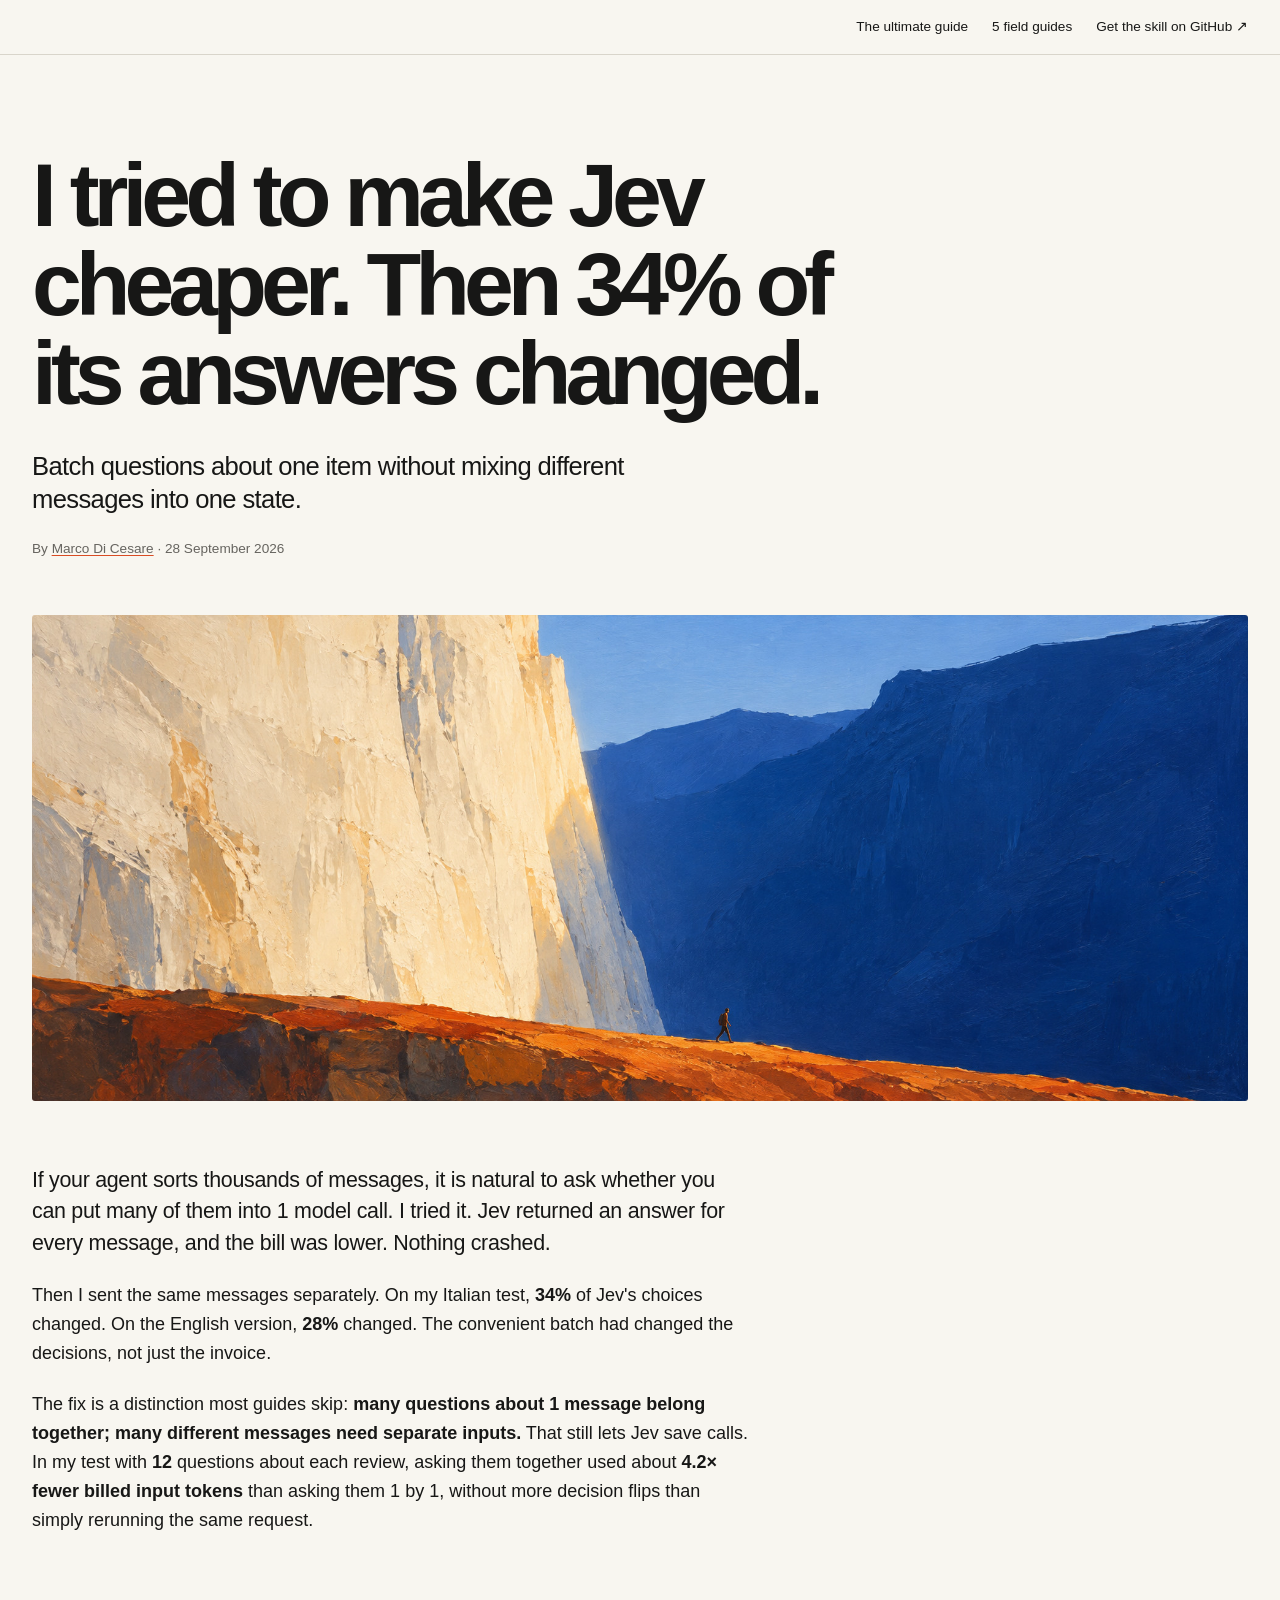
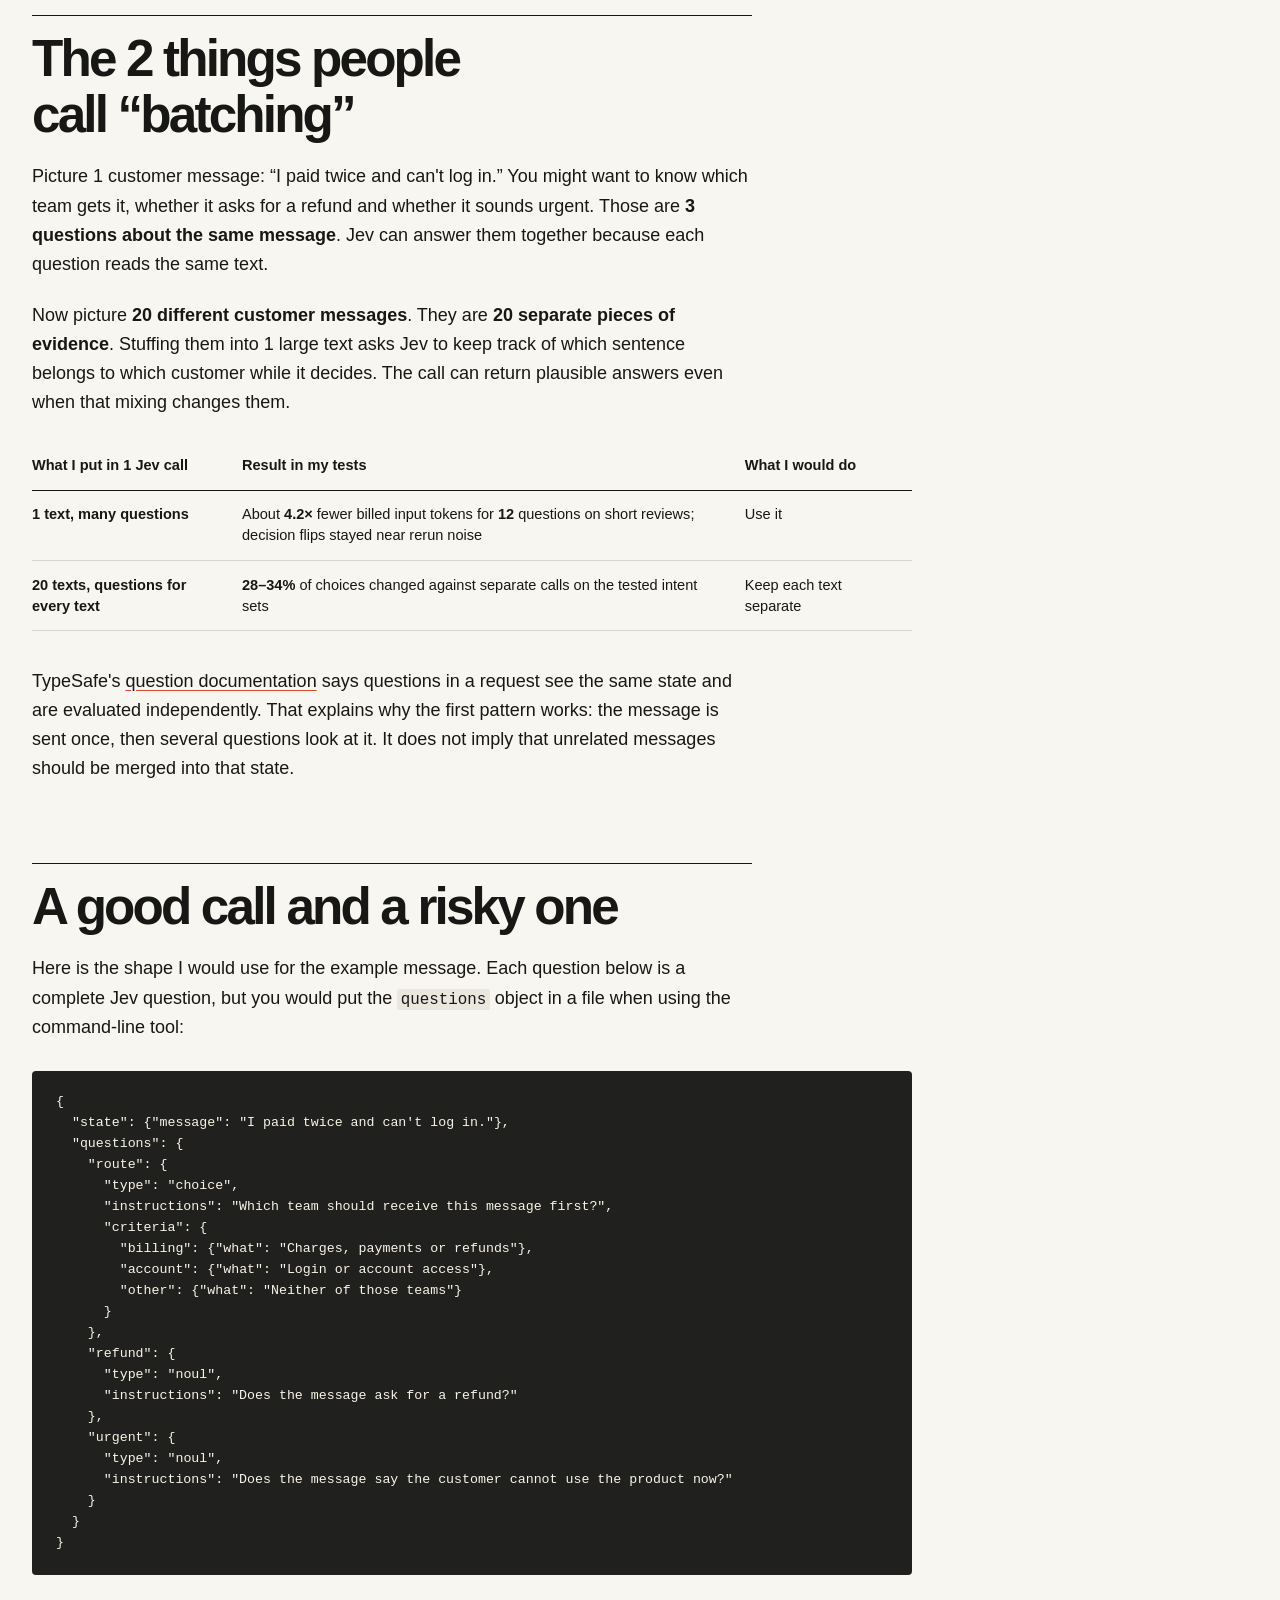
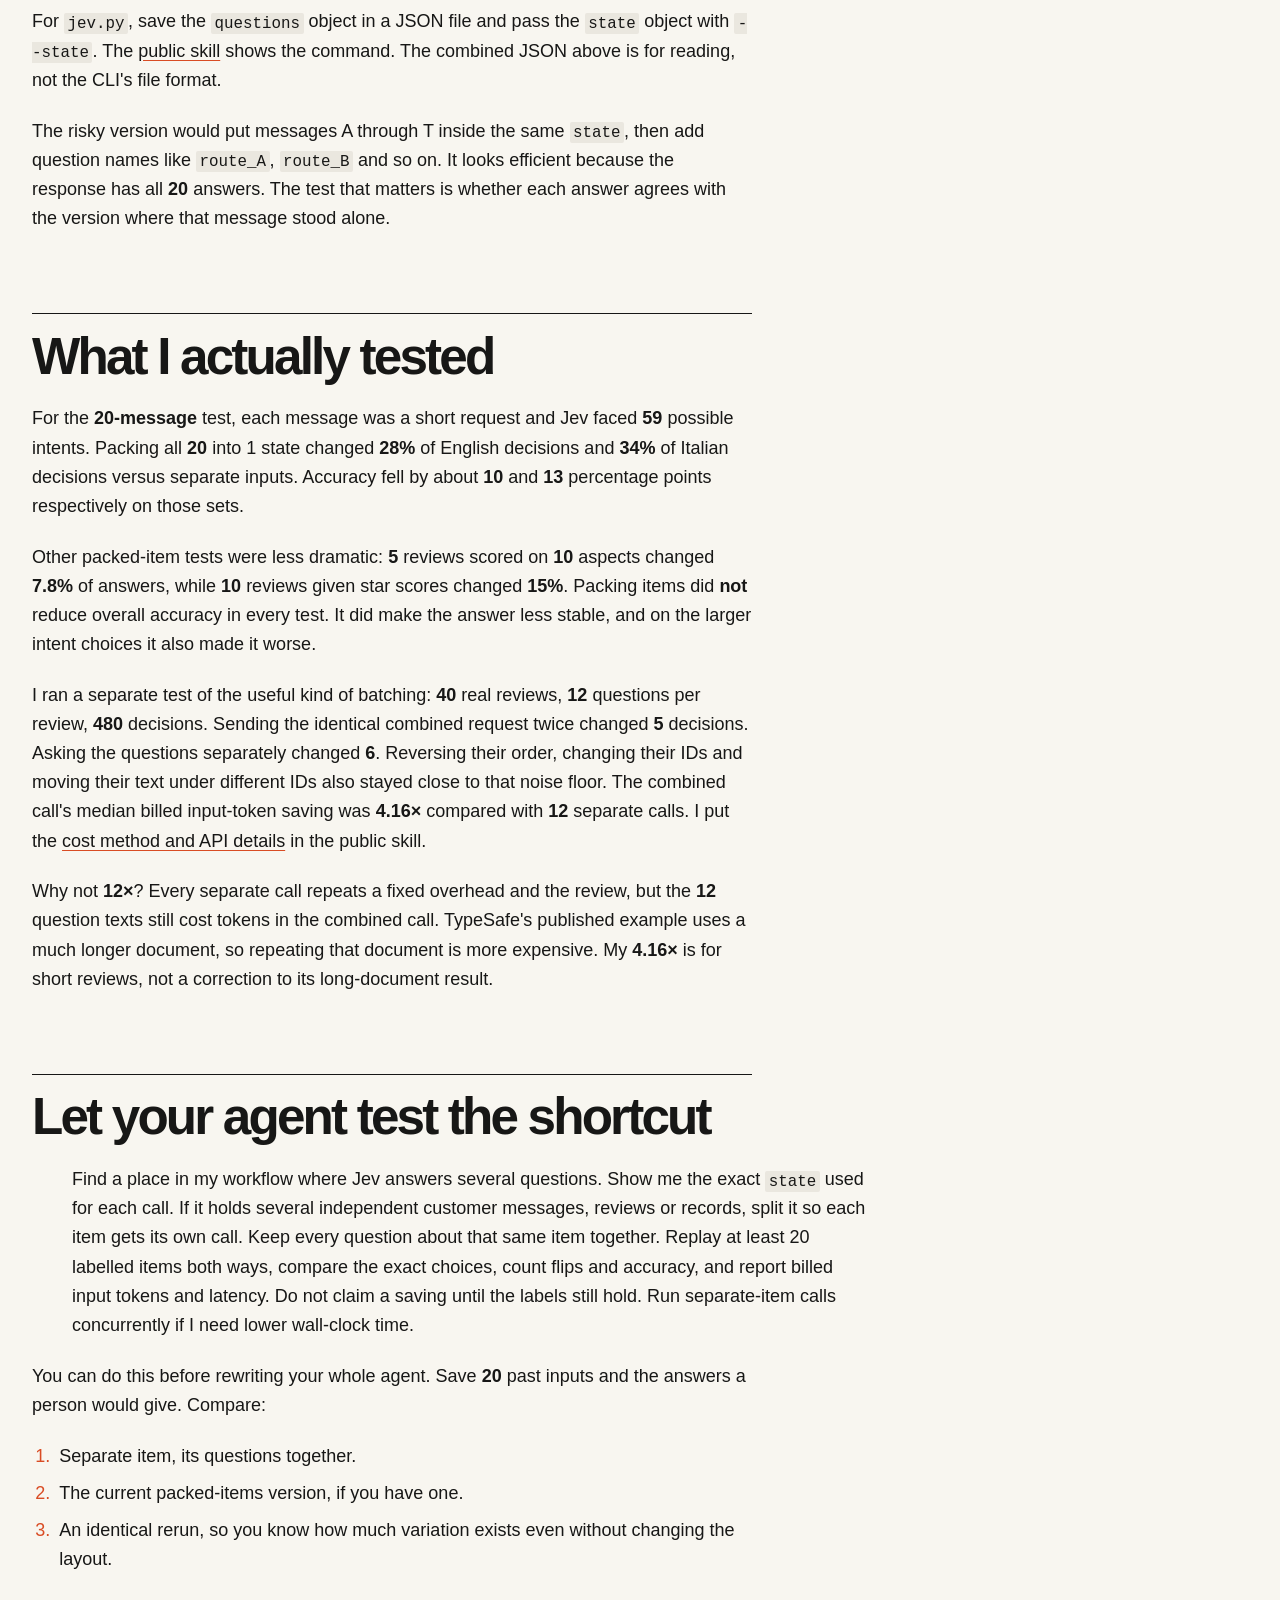
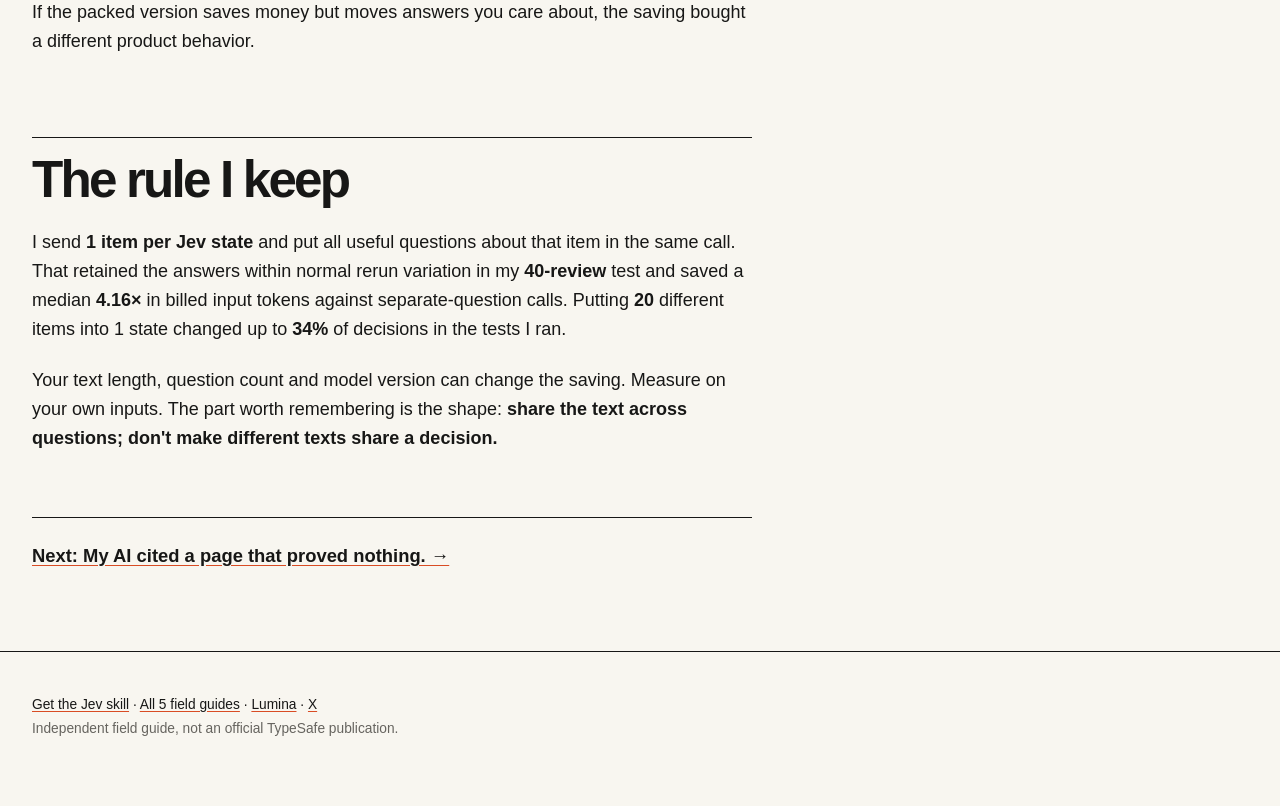
<file: docs/guides/one-text-per-call/index.html>
<!doctype html>
<html lang="en">
<head>
  <meta charset="utf-8">
  <meta name="viewport" content="width=device-width, initial-scale=1">
  <meta name="robots" content="index, follow">
  <title>I tried to make Jev cheaper. Then 34% of its answers changed. — Marco Di Cesare</title>
  <meta name="description" content="Batch questions about one item without mixing different messages into one state.">
  <link rel="canonical" href="https://marcodicesare-dev.github.io/jev-skill/guides/one-text-per-call/">
  <meta property="og:type" content="article">
  <meta property="og:title" content="I tried to make Jev cheaper. Then 34% of its answers changed.">
  <meta property="og:description" content="Batch questions about one item without mixing different messages into one state.">
  <meta property="og:url" content="https://marcodicesare-dev.github.io/jev-skill/guides/one-text-per-call/">
  <meta property="og:image" content="https://marcodicesare-dev.github.io/jev-skill/assets/guides/one-text-per-call.jpg">
  <meta name="twitter:card" content="summary_large_image">
  <link rel="icon" type="image/png" href="../../assets/jev-guide-cover.png">
  <link rel="preconnect" href="https://api.fontshare.com">
  <link rel="stylesheet" href="https://api.fontshare.com/v2/css?f[]=switzer@400,500,600,700&amp;display=swap">
  <link rel="stylesheet" href="../../style.css">
  <script type="application/ld+json">{"@context": "https://schema.org", "@type": "Article", "headline": "I tried to make Jev cheaper. Then 34% of its answers changed.", "description": "Batch questions about one item without mixing different messages into one state.", "url": "https://marcodicesare-dev.github.io/jev-skill/guides/one-text-per-call/", "image": "https://marcodicesare-dev.github.io/jev-skill/assets/guides/one-text-per-call.jpg", "author": {"@type": "Person", "name": "Marco Di Cesare", "url": "https://x.com/marcodice_ai"}, "datePublished": "2026-09-28", "publisher": {"@type": "Person", "name": "Marco Di Cesare"}}</script>
</head>
<body>
  <a class="skip" href="#article">Skip to the guide</a>
  <header class="site-head"><nav aria-label="Main navigation"><a href="https://marcodicesare-dev.github.io/jev-skill/">The ultimate guide</a><a href="https://marcodicesare-dev.github.io/jev-skill/guides/">5 field guides</a><a href="https://github.com/marcodicesare-dev/jev-skill">Get the skill on GitHub ↗</a></nav></header>
  <main id="article">
    <header class="article-head"><h1>I tried to make Jev cheaper. Then 34% of its answers changed.</h1><p class="dek">Batch questions about one item without mixing different messages into one state.</p><p class="byline">By <a href="https://x.com/marcodice_ai">Marco Di Cesare</a> · 28 September 2026</p></header>
    <article>

<p><img src="../../assets/guides/one-text-per-call.jpg" width="1983" height="793" loading="eager" alt="A small figure crossing a ridge between pale and blue cliffs" /></p>
<p>If your agent sorts thousands of messages, it is natural to ask whether you can put many of them into 1 model call. I tried it. Jev returned an answer for every message, and the bill was lower. Nothing crashed.</p>
<p>Then I sent the same messages separately. On my Italian test, <strong>34%</strong> of Jev's choices changed. On the English version, <strong>28%</strong> changed. The convenient batch had changed the decisions, not just the invoice.</p>
<p>The fix is a distinction most guides skip: <strong>many questions about 1 message belong together; many different messages need separate inputs.</strong> That still lets Jev save calls. In my test with <strong>12</strong> questions about each review, asking them together used about <strong>4.2× fewer billed input tokens</strong> than asking them 1 by 1, without more decision flips than simply rerunning the same request.</p>
<h2 id="the-2-things-people-call-batching">The 2 things people call “batching”</h2>
<p>Picture 1 customer message: “I paid twice and can't log in.” You might want to know which team gets it, whether it asks for a refund and whether it sounds urgent. Those are <strong>3 questions about the same message</strong>. Jev can answer them together because each question reads the same text.</p>
<p>Now picture <strong>20 different customer messages</strong>. They are <strong>20 separate pieces of evidence</strong>. Stuffing them into 1 large text asks Jev to keep track of which sentence belongs to which customer while it decides. The call can return plausible answers even when that mixing changes them.</p>
<table>
<thead>
<tr>
<th>What I put in 1 Jev call</th>
<th>Result in my tests</th>
<th>What I would do</th>
</tr>
</thead>
<tbody>
<tr>
<td><strong>1 text, many questions</strong></td>
<td>About <strong>4.2×</strong> fewer billed input tokens for <strong>12</strong> questions on short reviews; decision flips stayed near rerun noise</td>
<td>Use it</td>
</tr>
<tr>
<td><strong>20 texts, questions for every text</strong></td>
<td><strong>28–34%</strong> of choices changed against separate calls on the tested intent sets</td>
<td>Keep each text separate</td>
</tr>
</tbody>
</table>
<p>TypeSafe's <a href="https://docs.typesafe.ai/primitives">question documentation</a> says questions in a request see the same state and are evaluated independently. That explains why the first pattern works: the message is sent once, then several questions look at it. It does not imply that unrelated messages should be merged into that state.</p>
<h2 id="a-good-call-and-a-risky-one">A good call and a risky one</h2>
<p>Here is the shape I would use for the example message. Each question below is a complete Jev question, but you would put the <code>questions</code> object in a file when using the command-line tool:</p>
<div class="sourceCode" id="cb1"><pre class="sourceCode json"><code class="sourceCode json"><span id="cb1-1"><a href="#cb1-1" aria-hidden="true" tabindex="-1"></a><span class="fu">{</span></span>
<span id="cb1-2"><a href="#cb1-2" aria-hidden="true" tabindex="-1"></a>  <span class="dt">&quot;state&quot;</span><span class="fu">:</span> <span class="fu">{</span><span class="dt">&quot;message&quot;</span><span class="fu">:</span> <span class="st">&quot;I paid twice and can&#39;t log in.&quot;</span><span class="fu">},</span></span>
<span id="cb1-3"><a href="#cb1-3" aria-hidden="true" tabindex="-1"></a>  <span class="dt">&quot;questions&quot;</span><span class="fu">:</span> <span class="fu">{</span></span>
<span id="cb1-4"><a href="#cb1-4" aria-hidden="true" tabindex="-1"></a>    <span class="dt">&quot;route&quot;</span><span class="fu">:</span> <span class="fu">{</span></span>
<span id="cb1-5"><a href="#cb1-5" aria-hidden="true" tabindex="-1"></a>      <span class="dt">&quot;type&quot;</span><span class="fu">:</span> <span class="st">&quot;choice&quot;</span><span class="fu">,</span></span>
<span id="cb1-6"><a href="#cb1-6" aria-hidden="true" tabindex="-1"></a>      <span class="dt">&quot;instructions&quot;</span><span class="fu">:</span> <span class="st">&quot;Which team should receive this message first?&quot;</span><span class="fu">,</span></span>
<span id="cb1-7"><a href="#cb1-7" aria-hidden="true" tabindex="-1"></a>      <span class="dt">&quot;criteria&quot;</span><span class="fu">:</span> <span class="fu">{</span></span>
<span id="cb1-8"><a href="#cb1-8" aria-hidden="true" tabindex="-1"></a>        <span class="dt">&quot;billing&quot;</span><span class="fu">:</span> <span class="fu">{</span><span class="dt">&quot;what&quot;</span><span class="fu">:</span> <span class="st">&quot;Charges, payments or refunds&quot;</span><span class="fu">},</span></span>
<span id="cb1-9"><a href="#cb1-9" aria-hidden="true" tabindex="-1"></a>        <span class="dt">&quot;account&quot;</span><span class="fu">:</span> <span class="fu">{</span><span class="dt">&quot;what&quot;</span><span class="fu">:</span> <span class="st">&quot;Login or account access&quot;</span><span class="fu">},</span></span>
<span id="cb1-10"><a href="#cb1-10" aria-hidden="true" tabindex="-1"></a>        <span class="dt">&quot;other&quot;</span><span class="fu">:</span> <span class="fu">{</span><span class="dt">&quot;what&quot;</span><span class="fu">:</span> <span class="st">&quot;Neither of those teams&quot;</span><span class="fu">}</span></span>
<span id="cb1-11"><a href="#cb1-11" aria-hidden="true" tabindex="-1"></a>      <span class="fu">}</span></span>
<span id="cb1-12"><a href="#cb1-12" aria-hidden="true" tabindex="-1"></a>    <span class="fu">},</span></span>
<span id="cb1-13"><a href="#cb1-13" aria-hidden="true" tabindex="-1"></a>    <span class="dt">&quot;refund&quot;</span><span class="fu">:</span> <span class="fu">{</span></span>
<span id="cb1-14"><a href="#cb1-14" aria-hidden="true" tabindex="-1"></a>      <span class="dt">&quot;type&quot;</span><span class="fu">:</span> <span class="st">&quot;noul&quot;</span><span class="fu">,</span></span>
<span id="cb1-15"><a href="#cb1-15" aria-hidden="true" tabindex="-1"></a>      <span class="dt">&quot;instructions&quot;</span><span class="fu">:</span> <span class="st">&quot;Does the message ask for a refund?&quot;</span></span>
<span id="cb1-16"><a href="#cb1-16" aria-hidden="true" tabindex="-1"></a>    <span class="fu">},</span></span>
<span id="cb1-17"><a href="#cb1-17" aria-hidden="true" tabindex="-1"></a>    <span class="dt">&quot;urgent&quot;</span><span class="fu">:</span> <span class="fu">{</span></span>
<span id="cb1-18"><a href="#cb1-18" aria-hidden="true" tabindex="-1"></a>      <span class="dt">&quot;type&quot;</span><span class="fu">:</span> <span class="st">&quot;noul&quot;</span><span class="fu">,</span></span>
<span id="cb1-19"><a href="#cb1-19" aria-hidden="true" tabindex="-1"></a>      <span class="dt">&quot;instructions&quot;</span><span class="fu">:</span> <span class="st">&quot;Does the message say the customer cannot use the product now?&quot;</span></span>
<span id="cb1-20"><a href="#cb1-20" aria-hidden="true" tabindex="-1"></a>    <span class="fu">}</span></span>
<span id="cb1-21"><a href="#cb1-21" aria-hidden="true" tabindex="-1"></a>  <span class="fu">}</span></span>
<span id="cb1-22"><a href="#cb1-22" aria-hidden="true" tabindex="-1"></a><span class="fu">}</span></span></code></pre></div>
<p>For <code>jev.py</code>, save the <code>questions</code> object in a JSON file and pass the <code>state</code> object with <code>--state</code>. The <a href="https://github.com/marcodicesare-dev/jev-skill">public skill</a> shows the command. The combined JSON above is for reading, not the CLI's file format.</p>
<p>The risky version would put messages A through T inside the same <code>state</code>, then add question names like <code>route_A</code>, <code>route_B</code> and so on. It looks efficient because the response has all <strong>20</strong> answers. The test that matters is whether each answer agrees with the version where that message stood alone.</p>
<h2 id="what-i-actually-tested">What I actually tested</h2>
<p>For the <strong>20-message</strong> test, each message was a short request and Jev faced <strong>59</strong> possible intents. Packing all <strong>20</strong> into 1 state changed <strong>28%</strong> of English decisions and <strong>34%</strong> of Italian decisions versus separate inputs. Accuracy fell by about <strong>10</strong> and <strong>13</strong> percentage points respectively on those sets.</p>
<p>Other packed-item tests were less dramatic: <strong>5</strong> reviews scored on <strong>10</strong> aspects changed <strong>7.8%</strong> of answers, while <strong>10</strong> reviews given star scores changed <strong>15%</strong>. Packing items did <strong>not</strong> reduce overall accuracy in every test. It did make the answer less stable, and on the larger intent choices it also made it worse.</p>
<p>I ran a separate test of the useful kind of batching: <strong>40</strong> real reviews, <strong>12</strong> questions per review, <strong>480</strong> decisions. Sending the identical combined request twice changed <strong>5</strong> decisions. Asking the questions separately changed <strong>6</strong>. Reversing their order, changing their IDs and moving their text under different IDs also stayed close to that noise floor. The combined call's median billed input-token saving was <strong>4.16×</strong> compared with <strong>12</strong> separate calls. I put the <a href="https://github.com/marcodicesare-dev/jev-skill/blob/main/reference/api.md">cost method and API details</a> in the public skill.</p>
<p>Why not <strong>12×</strong>? Every separate call repeats a fixed overhead and the review, but the <strong>12</strong> question texts still cost tokens in the combined call. TypeSafe's published example uses a much longer document, so repeating that document is more expensive. My <strong>4.16×</strong> is for short reviews, not a correction to its long-document result.</p>
<h2 id="let-your-agent-test-the-shortcut">Let your agent test the shortcut</h2>
<blockquote>
<p>Find a place in my workflow where Jev answers several questions. Show me the exact <code>state</code> used for each call. If it holds several independent customer messages, reviews or records, split it so each item gets its own call. Keep every question about that same item together. Replay at least 20 labelled items both ways, compare the exact choices, count flips and accuracy, and report billed input tokens and latency. Do not claim a saving until the labels still hold. Run separate-item calls concurrently if I need lower wall-clock time.</p>
</blockquote>
<p>You can do this before rewriting your whole agent. Save <strong>20</strong> past inputs and the answers a person would give. Compare:</p>
<ol type="1">
<li>Separate item, its questions together.</li>
<li>The current packed-items version, if you have one.</li>
<li>An identical rerun, so you know how much variation exists even without changing the layout.</li>
</ol>
<p>If the packed version saves money but moves answers you care about, the saving bought a different product behavior.</p>
<h2 id="the-rule-i-keep">The rule I keep</h2>
<p>I send <strong>1 item per Jev state</strong> and put all useful questions about that item in the same call. That retained the answers within normal rerun variation in my <strong>40-review</strong> test and saved a median <strong>4.16×</strong> in billed input tokens against separate-question calls. Putting <strong>20</strong> different items into 1 state changed up to <strong>34%</strong> of decisions in the tests I ran.</p>
<p>Your text length, question count and model version can change the saving. Measure on your own inputs. The part worth remembering is the shape: <strong>share the text across questions; don't make different texts share a decision.</strong></p>

      <nav class="guide-next" aria-label="Next field guide"><a href="../show-the-receipt/">Next: My AI cited a page that proved nothing. →</a></nav>
    </article>
  </main>
  <footer><p><a href="https://github.com/marcodicesare-dev/jev-skill">Get the Jev skill</a> · <a href="https://marcodicesare-dev.github.io/jev-skill/guides/">All 5 field guides</a> · <a href="https://www.luminafrontier.ai/?utm_source=github_pages&amp;utm_medium=field_guide&amp;utm_campaign=jev_skill">Lumina</a> · <a href="https://x.com/marcodice_ai">X</a></p><p>Independent field guide, not an official TypeSafe publication.</p></footer>
</body>
</html>
</file>
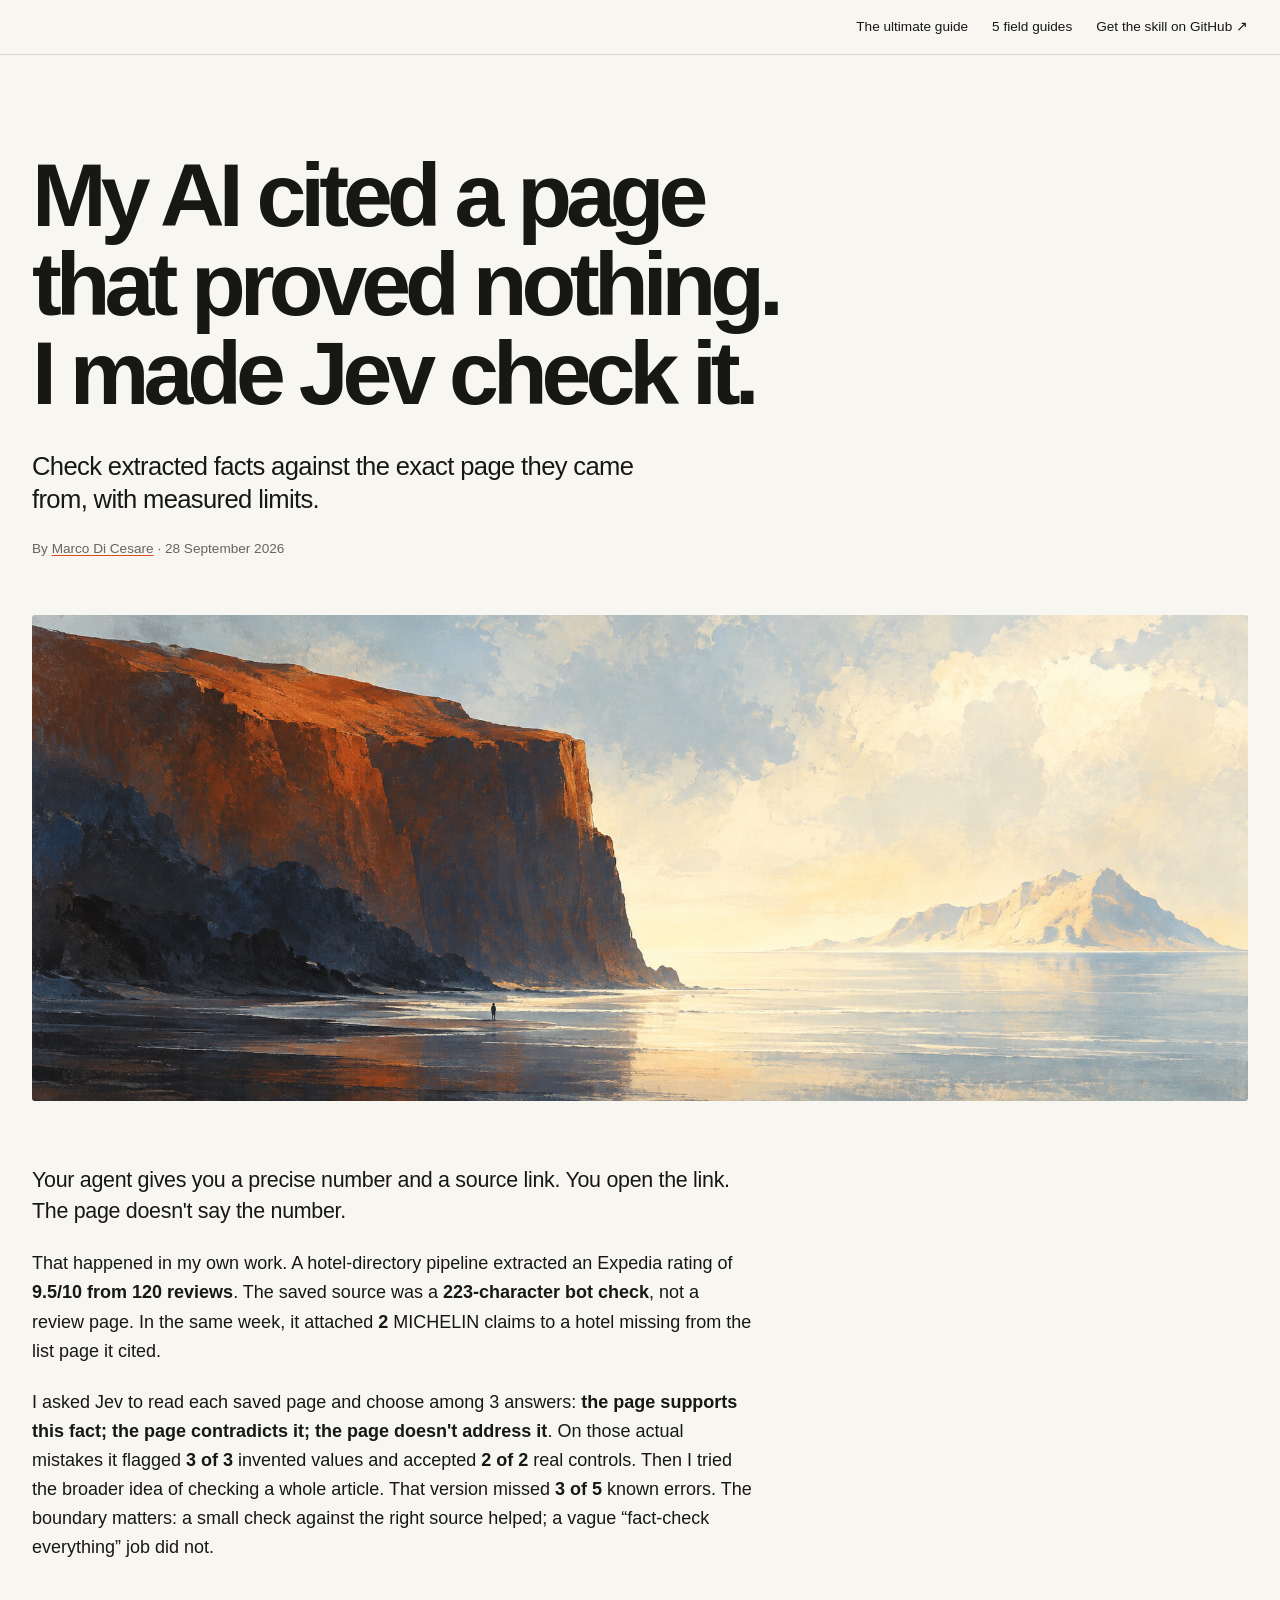
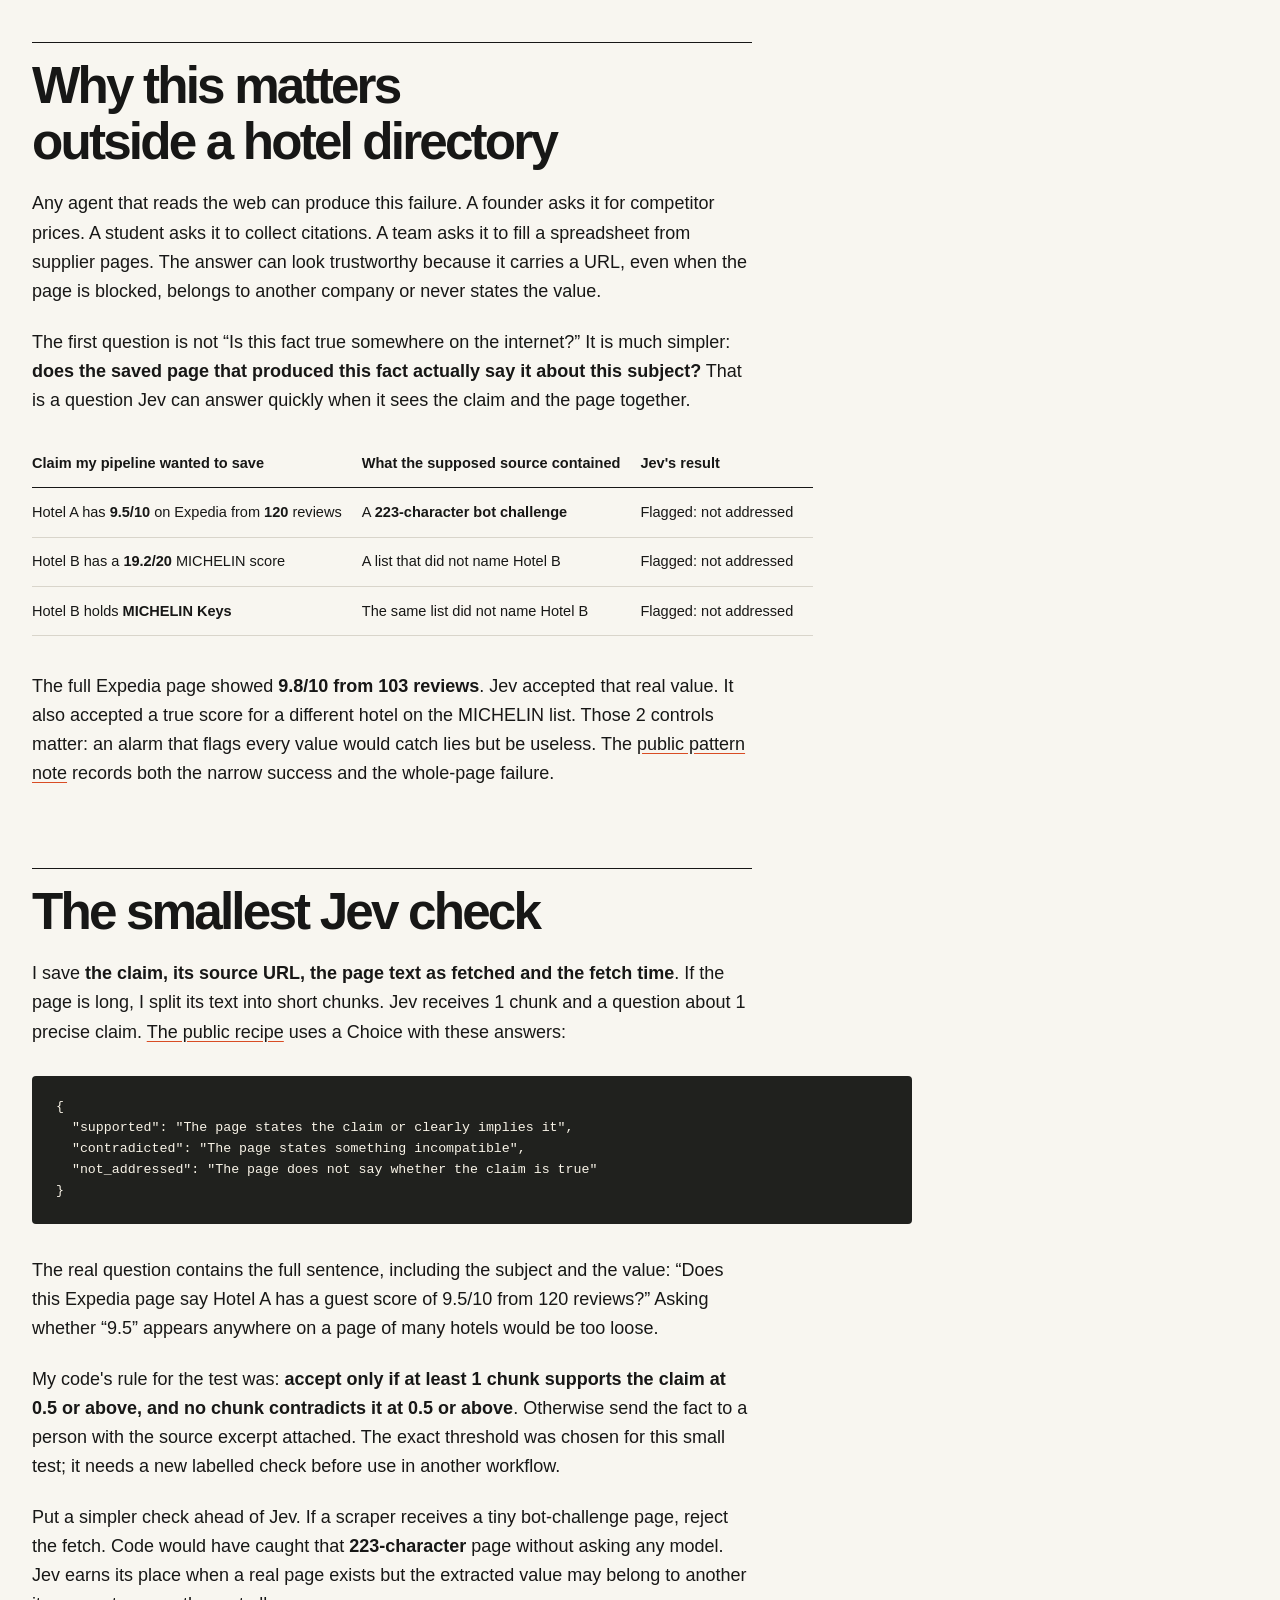
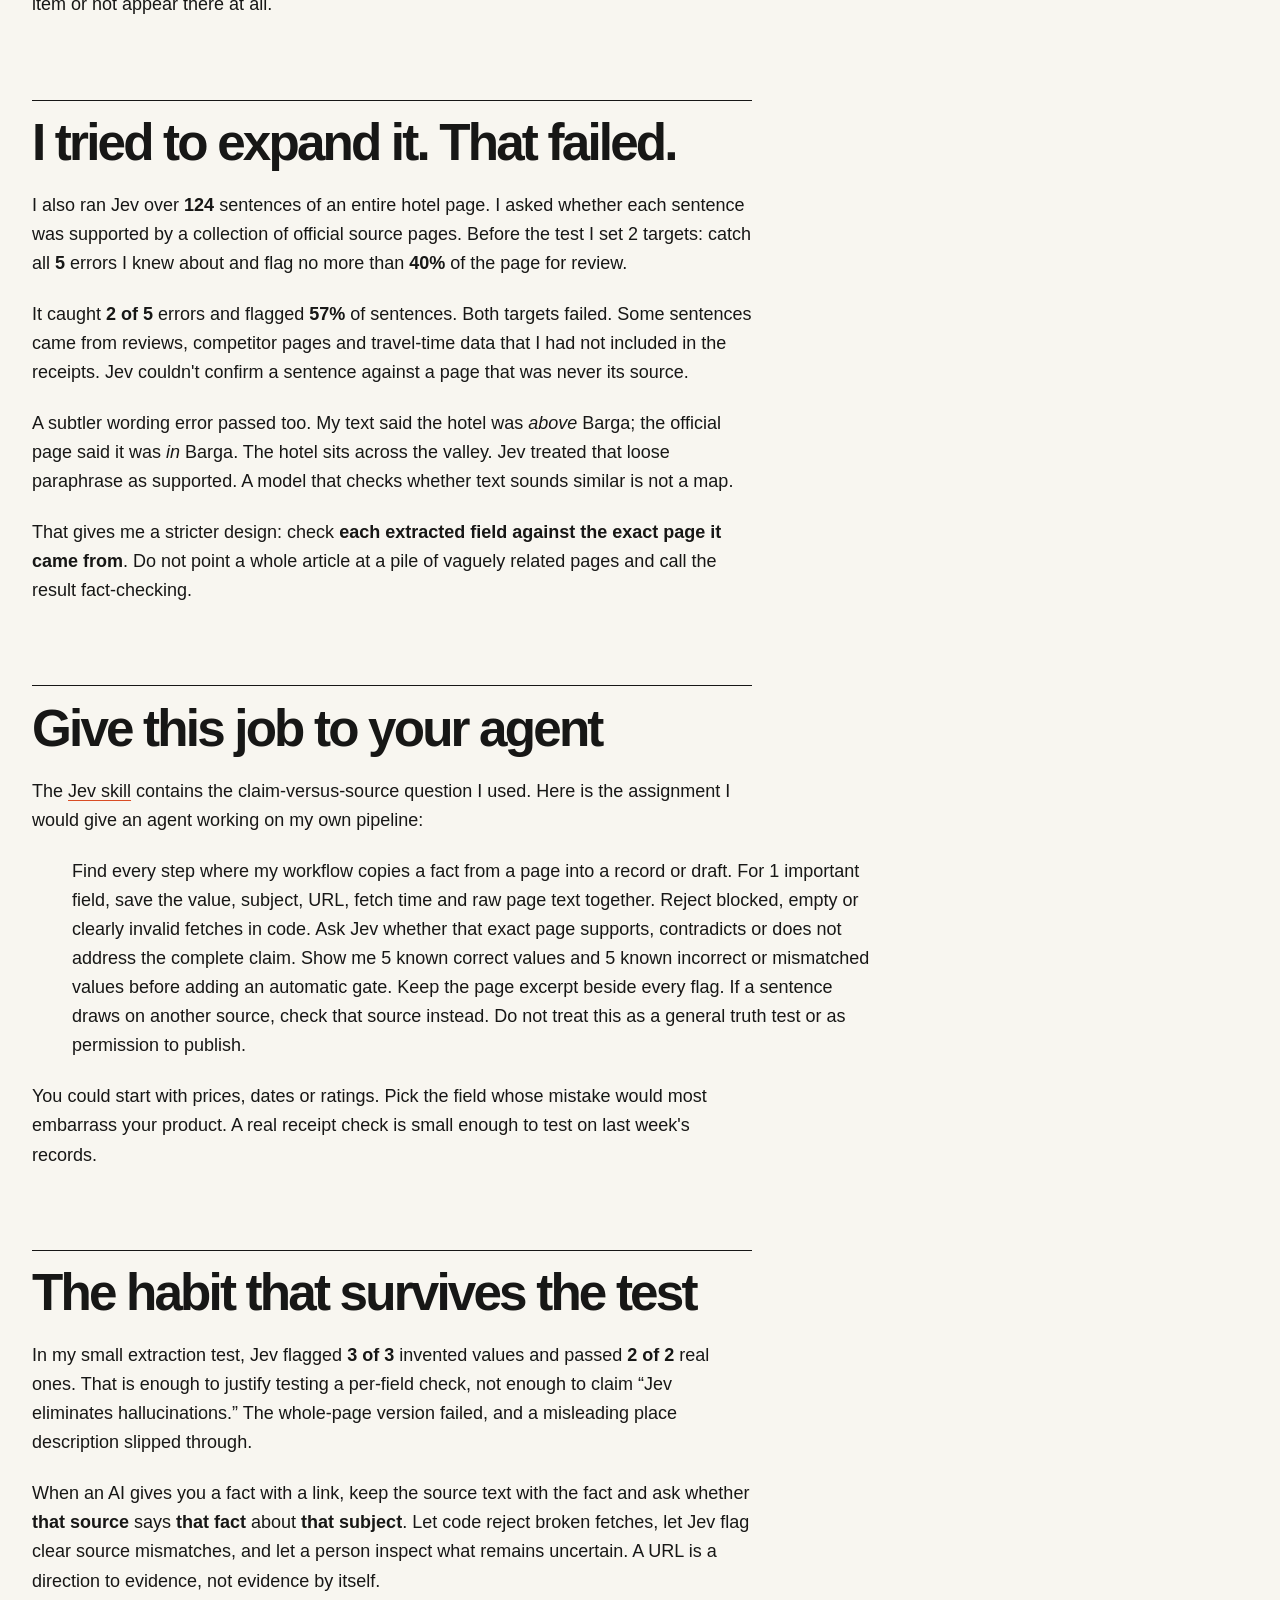
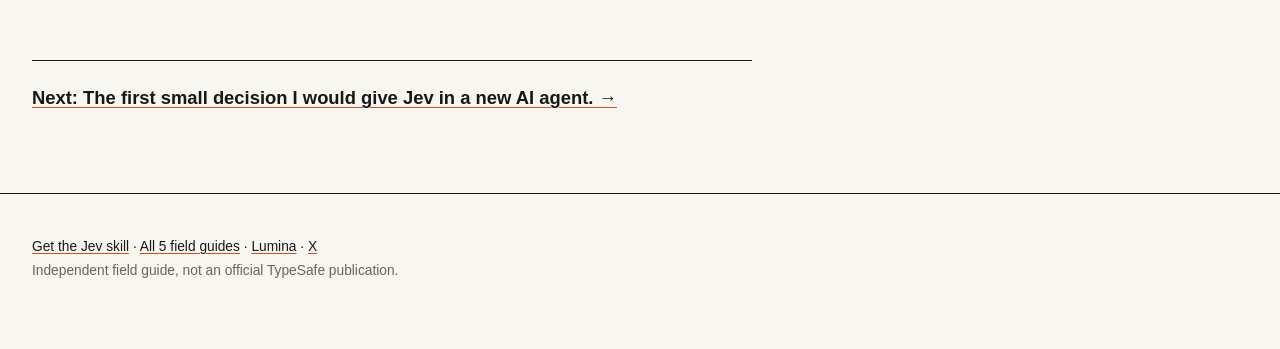
<file: docs/guides/show-the-receipt/index.html>
<!doctype html>
<html lang="en">
<head>
  <meta charset="utf-8">
  <meta name="viewport" content="width=device-width, initial-scale=1">
  <meta name="robots" content="index, follow">
  <title>My AI cited a page that proved nothing. I made Jev check it. — Marco Di Cesare</title>
  <meta name="description" content="Check extracted facts against the exact page they came from, with measured limits.">
  <link rel="canonical" href="https://marcodicesare-dev.github.io/jev-skill/guides/show-the-receipt/">
  <meta property="og:type" content="article">
  <meta property="og:title" content="My AI cited a page that proved nothing. I made Jev check it.">
  <meta property="og:description" content="Check extracted facts against the exact page they came from, with measured limits.">
  <meta property="og:url" content="https://marcodicesare-dev.github.io/jev-skill/guides/show-the-receipt/">
  <meta property="og:image" content="https://marcodicesare-dev.github.io/jev-skill/assets/guides/show-the-receipt.jpg">
  <meta name="twitter:card" content="summary_large_image">
  <link rel="icon" type="image/png" href="../../assets/jev-guide-cover.png">
  <link rel="preconnect" href="https://api.fontshare.com">
  <link rel="stylesheet" href="https://api.fontshare.com/v2/css?f[]=switzer@400,500,600,700&amp;display=swap">
  <link rel="stylesheet" href="../../style.css">
  <script type="application/ld+json">{"@context": "https://schema.org", "@type": "Article", "headline": "My AI cited a page that proved nothing. I made Jev check it.", "description": "Check extracted facts against the exact page they came from, with measured limits.", "url": "https://marcodicesare-dev.github.io/jev-skill/guides/show-the-receipt/", "image": "https://marcodicesare-dev.github.io/jev-skill/assets/guides/show-the-receipt.jpg", "author": {"@type": "Person", "name": "Marco Di Cesare", "url": "https://x.com/marcodice_ai"}, "datePublished": "2026-09-28", "publisher": {"@type": "Person", "name": "Marco Di Cesare"}}</script>
</head>
<body>
  <a class="skip" href="#article">Skip to the guide</a>
  <header class="site-head"><nav aria-label="Main navigation"><a href="https://marcodicesare-dev.github.io/jev-skill/">The ultimate guide</a><a href="https://marcodicesare-dev.github.io/jev-skill/guides/">5 field guides</a><a href="https://github.com/marcodicesare-dev/jev-skill">Get the skill on GitHub ↗</a></nav></header>
  <main id="article">
    <header class="article-head"><h1>My AI cited a page that proved nothing. I made Jev check it.</h1><p class="dek">Check extracted facts against the exact page they came from, with measured limits.</p><p class="byline">By <a href="https://x.com/marcodice_ai">Marco Di Cesare</a> · 28 September 2026</p></header>
    <article>

<p><img src="../../assets/guides/show-the-receipt.jpg" width="1983" height="793" loading="eager" alt="A quiet shoreline between a rust cliff and a bright distant island" /></p>
<p>Your agent gives you a precise number and a source link. You open the link. The page doesn't say the number.</p>
<p>That happened in my own work. A hotel-directory pipeline extracted an Expedia rating of <strong>9.5/10 from 120 reviews</strong>. The saved source was a <strong>223-character bot check</strong>, not a review page. In the same week, it attached <strong>2</strong> MICHELIN claims to a hotel missing from the list page it cited.</p>
<p>I asked Jev to read each saved page and choose among 3 answers: <strong>the page supports this fact; the page contradicts it; the page doesn't address it</strong>. On those actual mistakes it flagged <strong>3 of 3</strong> invented values and accepted <strong>2 of 2</strong> real controls. Then I tried the broader idea of checking a whole article. That version missed <strong>3 of 5</strong> known errors. The boundary matters: a small check against the right source helped; a vague “fact-check everything” job did not.</p>
<h2 id="why-this-matters-outside-a-hotel-directory">Why this matters outside a hotel directory</h2>
<p>Any agent that reads the web can produce this failure. A founder asks it for competitor prices. A student asks it to collect citations. A team asks it to fill a spreadsheet from supplier pages. The answer can look trustworthy because it carries a URL, even when the page is blocked, belongs to another company or never states the value.</p>
<p>The first question is not “Is this fact true somewhere on the internet?” It is much simpler: <strong>does the saved page that produced this fact actually say it about this subject?</strong> That is a question Jev can answer quickly when it sees the claim and the page together.</p>
<table>
<thead>
<tr>
<th>Claim my pipeline wanted to save</th>
<th>What the supposed source contained</th>
<th>Jev's result</th>
</tr>
</thead>
<tbody>
<tr>
<td>Hotel A has <strong>9.5/10</strong> on Expedia from <strong>120</strong> reviews</td>
<td>A <strong>223-character bot challenge</strong></td>
<td>Flagged: not addressed</td>
</tr>
<tr>
<td>Hotel B has a <strong>19.2/20</strong> MICHELIN score</td>
<td>A list that did not name Hotel B</td>
<td>Flagged: not addressed</td>
</tr>
<tr>
<td>Hotel B holds <strong>MICHELIN Keys</strong></td>
<td>The same list did not name Hotel B</td>
<td>Flagged: not addressed</td>
</tr>
</tbody>
</table>
<p>The full Expedia page showed <strong>9.8/10 from 103 reviews</strong>. Jev accepted that real value. It also accepted a true score for a different hotel on the MICHELIN list. Those 2 controls matter: an alarm that flags every value would catch lies but be useless. The <a href="https://github.com/marcodicesare-dev/jev-skill/blob/main/reference/patterns.md">public pattern note</a> records both the narrow success and the whole-page failure.</p>
<h2 id="the-smallest-jev-check">The smallest Jev check</h2>
<p>I save <strong>the claim, its source URL, the page text as fetched and the fetch time</strong>. If the page is long, I split its text into short chunks. Jev receives 1 chunk and a question about 1 precise claim. <a href="https://github.com/marcodicesare-dev/jev-skill/blob/main/recipes/claim-vs-source.json">The public recipe</a> uses a Choice with these answers:</p>
<div class="sourceCode" id="cb1"><pre class="sourceCode json"><code class="sourceCode json"><span id="cb1-1"><a href="#cb1-1" aria-hidden="true" tabindex="-1"></a><span class="fu">{</span></span>
<span id="cb1-2"><a href="#cb1-2" aria-hidden="true" tabindex="-1"></a>  <span class="dt">&quot;supported&quot;</span><span class="fu">:</span> <span class="st">&quot;The page states the claim or clearly implies it&quot;</span><span class="fu">,</span></span>
<span id="cb1-3"><a href="#cb1-3" aria-hidden="true" tabindex="-1"></a>  <span class="dt">&quot;contradicted&quot;</span><span class="fu">:</span> <span class="st">&quot;The page states something incompatible&quot;</span><span class="fu">,</span></span>
<span id="cb1-4"><a href="#cb1-4" aria-hidden="true" tabindex="-1"></a>  <span class="dt">&quot;not_addressed&quot;</span><span class="fu">:</span> <span class="st">&quot;The page does not say whether the claim is true&quot;</span></span>
<span id="cb1-5"><a href="#cb1-5" aria-hidden="true" tabindex="-1"></a><span class="fu">}</span></span></code></pre></div>
<p>The real question contains the full sentence, including the subject and the value: “Does this Expedia page say Hotel A has a guest score of 9.5/10 from 120 reviews?” Asking whether “9.5” appears anywhere on a page of many hotels would be too loose.</p>
<p>My code's rule for the test was: <strong>accept only if at least 1 chunk supports the claim at 0.5 or above, and no chunk contradicts it at 0.5 or above</strong>. Otherwise send the fact to a person with the source excerpt attached. The exact threshold was chosen for this small test; it needs a new labelled check before use in another workflow.</p>
<p>Put a simpler check ahead of Jev. If a scraper receives a tiny bot-challenge page, reject the fetch. Code would have caught that <strong>223-character</strong> page without asking any model. Jev earns its place when a real page exists but the extracted value may belong to another item or not appear there at all.</p>
<h2 id="i-tried-to-expand-it-that-failed">I tried to expand it. That failed.</h2>
<p>I also ran Jev over <strong>124</strong> sentences of an entire hotel page. I asked whether each sentence was supported by a collection of official source pages. Before the test I set 2 targets: catch all <strong>5</strong> errors I knew about and flag no more than <strong>40%</strong> of the page for review.</p>
<p>It caught <strong>2 of 5</strong> errors and flagged <strong>57%</strong> of sentences. Both targets failed. Some sentences came from reviews, competitor pages and travel-time data that I had not included in the receipts. Jev couldn't confirm a sentence against a page that was never its source.</p>
<p>A subtler wording error passed too. My text said the hotel was <em>above</em> Barga; the official page said it was <em>in</em> Barga. The hotel sits across the valley. Jev treated that loose paraphrase as supported. A model that checks whether text sounds similar is not a map.</p>
<p>That gives me a stricter design: check <strong>each extracted field against the exact page it came from</strong>. Do not point a whole article at a pile of vaguely related pages and call the result fact-checking.</p>
<h2 id="give-this-job-to-your-agent">Give this job to your agent</h2>
<p>The <a href="https://github.com/marcodicesare-dev/jev-skill">Jev skill</a> contains the claim-versus-source question I used. Here is the assignment I would give an agent working on my own pipeline:</p>
<blockquote>
<p>Find every step where my workflow copies a fact from a page into a record or draft. For 1 important field, save the value, subject, URL, fetch time and raw page text together. Reject blocked, empty or clearly invalid fetches in code. Ask Jev whether that exact page supports, contradicts or does not address the complete claim. Show me 5 known correct values and 5 known incorrect or mismatched values before adding an automatic gate. Keep the page excerpt beside every flag. If a sentence draws on another source, check that source instead. Do not treat this as a general truth test or as permission to publish.</p>
</blockquote>
<p>You could start with prices, dates or ratings. Pick the field whose mistake would most embarrass your product. A real receipt check is small enough to test on last week's records.</p>
<h2 id="the-habit-that-survives-the-test">The habit that survives the test</h2>
<p>In my small extraction test, Jev flagged <strong>3 of 3</strong> invented values and passed <strong>2 of 2</strong> real ones. That is enough to justify testing a per-field check, not enough to claim “Jev eliminates hallucinations.” The whole-page version failed, and a misleading place description slipped through.</p>
<p>When an AI gives you a fact with a link, keep the source text with the fact and ask whether <strong>that source</strong> says <strong>that fact</strong> about <strong>that subject</strong>. Let code reject broken fetches, let Jev flag clear source mismatches, and let a person inspect what remains uncertain. A URL is a direction to evidence, not evidence by itself.</p>

      <nav class="guide-next" aria-label="Next field guide"><a href="../first-job/">Next: The first small decision I would give Jev in a new AI agent. →</a></nav>
    </article>
  </main>
  <footer><p><a href="https://github.com/marcodicesare-dev/jev-skill">Get the Jev skill</a> · <a href="https://marcodicesare-dev.github.io/jev-skill/guides/">All 5 field guides</a> · <a href="https://www.luminafrontier.ai/?utm_source=github_pages&amp;utm_medium=field_guide&amp;utm_campaign=jev_skill">Lumina</a> · <a href="https://x.com/marcodice_ai">X</a></p><p>Independent field guide, not an official TypeSafe publication.</p></footer>
</body>
</html>
</file>
<file: docs/style.css>
:root { color-scheme: light; --paper: #f8f6f0; --ink: #171716; --muted: #66645f; --line: #d9d5cb; --orange: #d94c24; }
* { box-sizing: border-box; }
html { scroll-behavior: smooth; }
body { margin: 0; background: var(--paper); color: var(--ink); font: 18px/1.62 Switzer, Arial, sans-serif; -webkit-font-smoothing: antialiased; }
a { color: inherit; text-decoration-color: var(--orange); text-underline-offset: .16em; }
a:hover { color: var(--orange); }
a:focus-visible { outline: 2px solid var(--orange); outline-offset: 3px; }
.skip { position: absolute; top: -100px; left: 1rem; z-index: 10; padding: .4rem .7rem; background: var(--paper); }
.skip:focus { top: 1rem; }
.site-head { display: flex; justify-content: flex-end; align-items: center; gap: 2rem; max-width: 1340px; margin: 0 auto; padding: 1.15rem 2rem; border-bottom: 1px solid var(--line); font-size: .85rem; line-height: 1.3; }
.site-head a { text-decoration: none; }
.site-head nav { display: flex; gap: 1.5rem; }
main { max-width: 1340px; margin: 0 auto; padding: 0 2rem; }
.article-head { padding: 6rem 0 3.4rem; }
h1 { max-width: 1050px; margin: 0; font-size: clamp(3rem, 7vw, 6.5rem); line-height: .99; letter-spacing: -.067em; font-weight: 600; text-wrap: balance; }
.dek { max-width: 640px; margin: 2rem 0 1.4rem; font-size: clamp(1.25rem, 2vw, 1.65rem); line-height: 1.3; letter-spacing: -.025em; }
.byline { margin: 0; color: var(--muted); font-size: .85rem; }
article { max-width: 880px; padding-bottom: 5rem; }
article > p:first-child { width: min(1306px, calc(100vw - 4rem)); max-width: none; margin: 0 0 4rem; }
article > p:first-child img { display: block; width: 100%; height: auto; border-radius: 3px; }
article > p > img { display: block; width: 100%; height: auto; border-radius: 3px; }
article > p:has(> img) { max-width: 880px; margin: 2.5rem 0 2rem; }
article > p:first-child:has(> img) { max-width: none; margin: 0 0 4rem; }
article > p, article > ul, article > ol { max-width: 720px; }
article > p:nth-child(2) { font-size: 1.34rem; line-height: 1.46; letter-spacing: -.014em; }
article p { margin: 0 0 1.35rem; }
article h2 { max-width: 720px; margin: 5rem 0 1.25rem; padding-top: .9rem; border-top: 1px solid var(--ink); font-size: clamp(2rem, 4vw, 3.3rem); line-height: 1.09; letter-spacing: -.055em; font-weight: 600; text-wrap: balance; }
article h3 { max-width: 720px; margin: 2.4rem 0 .8rem; font-size: 1.32rem; line-height: 1.2; letter-spacing: -.025em; }
article strong { font-weight: 700; }
article ul, article ol { padding-left: 1.45rem; margin-bottom: 1.5rem; }
article li { padding-left: .25rem; margin: .5rem 0; }
article li::marker { color: var(--orange); }
article pre { max-width: 880px; margin: 1.8rem 0 2rem; padding: 1.35rem 1.5rem; overflow-x: auto; background: #20211e; color: #f9f4e8; border-radius: 4px; font: .83rem/1.58 ui-monospace, SFMono-Regular, Menlo, monospace; }
article :not(pre) > code { background: #eae7df; padding: .1em .22em; border-radius: 2px; font: .88em ui-monospace, SFMono-Regular, Menlo, monospace; }
article table { display: block; max-width: 100%; overflow-x: auto; border-collapse: collapse; margin: 1.5rem 0 2.2rem; font-size: .91rem; line-height: 1.45; }
article th, article td { min-width: 150px; padding: .85rem 1.25rem .85rem 0; text-align: left; vertical-align: top; border-bottom: 1px solid var(--line); }
article th { font-weight: 700; border-bottom-color: var(--ink); }
article hr { max-width: 720px; margin: 4rem 0 2rem; border: 0; border-top: 1px solid var(--line); }
.guide-next { max-width: 720px; margin: 4rem 0 0; padding-top: 1.4rem; border-top: 1px solid var(--ink); font-size: 1.15rem; font-weight: 600; }
.guide-index .article-head { max-width: 990px; }
.guide-grid { display: grid; grid-template-columns: repeat(2, minmax(0, 1fr)); gap: 3rem 2rem; padding: 0 0 5rem; margin: 0; list-style: none; counter-reset: none; }
.guide-grid li { margin: 0; }
.guide-grid a { display: block; text-decoration: none; }
.guide-grid img { display: block; width: 100%; height: auto; margin-bottom: 1rem; border-radius: 3px; }
.guide-card-title { display: block; max-width: 560px; font-size: clamp(1.45rem, 2.5vw, 2rem); line-height: 1.13; letter-spacing: -.04em; font-weight: 600; }
.guide-card-deck { display: block; max-width: 560px; margin-top: .55rem; font-size: .94rem; line-height: 1.4; color: var(--muted); }
.guide-index-end { max-width: 720px; margin: 0 0 5rem; padding-top: 1.25rem; border-top: 1px solid var(--ink); }
footer { max-width: 1340px; margin: 0 auto; padding: 2.5rem 2rem 4rem; border-top: 1px solid var(--ink); font-size: .86rem; line-height: 1.5; }
footer p { margin: .2rem 0; }
footer p:last-child { color: var(--muted); }
@media (max-width: 700px) {
  body { font-size: 16px; }
  .site-head { align-items: flex-start; padding: 1rem 1.2rem; }
  .site-head nav { gap: .75rem; flex-wrap: wrap; justify-content: flex-end; font-size: .75rem; }
  main { padding: 0 1.2rem; }
  .article-head { padding: 3.7rem 0 2rem; }
  h1 { font-size: clamp(2.7rem, 13vw, 4.5rem); }
  .dek { margin: 1.2rem 0 .9rem; }
  article > p:first-child { width: calc(100vw - 2.4rem); margin-bottom: 2.5rem; }
  article > p:nth-child(2) { font-size: 1.13rem; }
  article h2 { margin-top: 3.4rem; }
  article pre { padding: 1rem; font-size: .72rem; }
  .guide-grid { grid-template-columns: 1fr; gap: 2.5rem; padding-bottom: 3rem; }
  .guide-card-title { font-size: 1.5rem; }
  footer { padding: 2rem 1.2rem 3rem; }
}
@media (prefers-reduced-motion: reduce) { html { scroll-behavior: auto; } }
</file>
